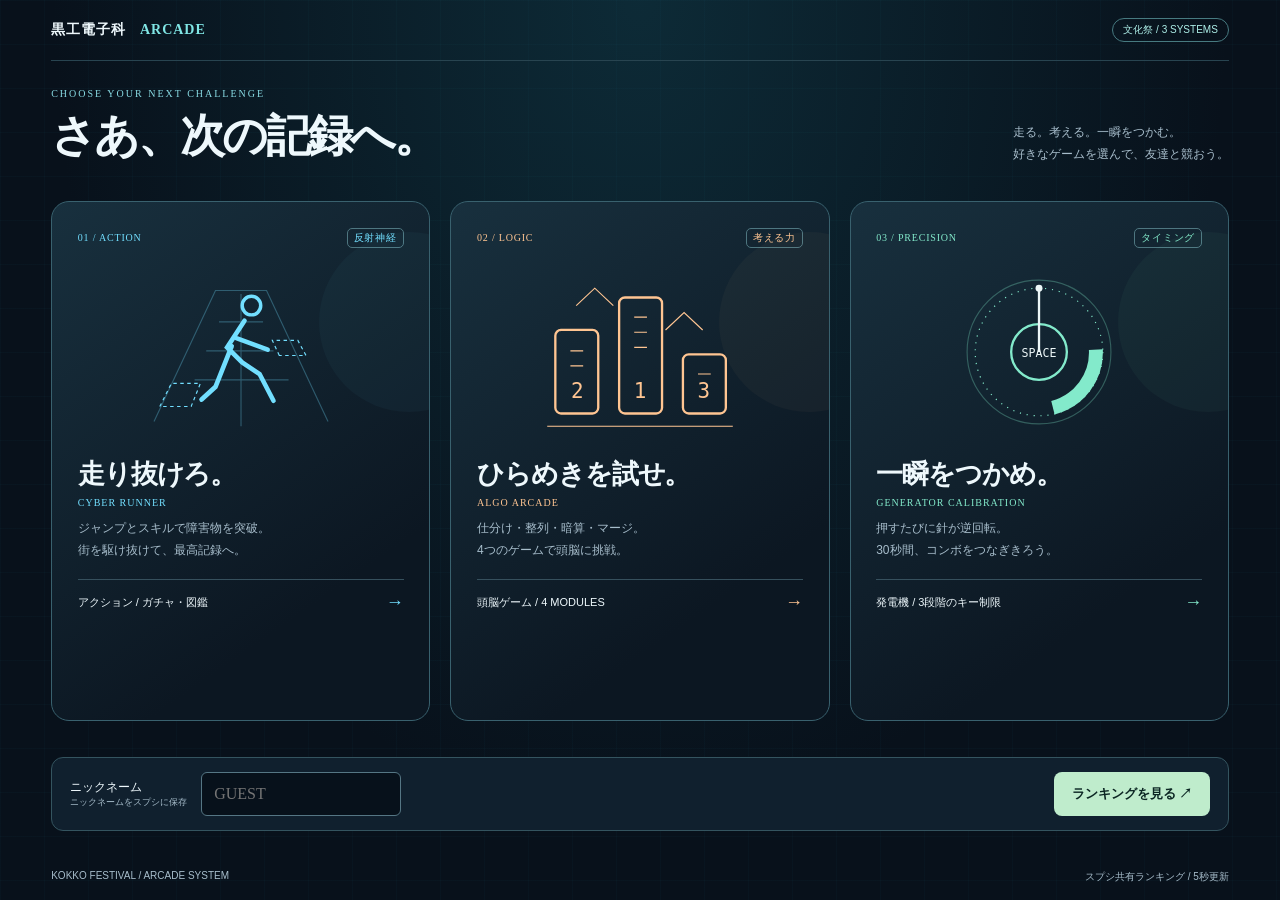
<file: index.html>
<!doctype html><html lang="ja"><head><meta charset="utf-8"><meta name="viewport" content="width=device-width,initial-scale=1"><meta name="theme-color" content="#09121c"><title>黒工電子科 ARCADE｜ゲーム選択</title><script src="shared/arcade.js" defer></script><style>
:root{--bg:#08111b;--white:#eef8fc;--muted:#a7bdcb;--line:#284450}*{box-sizing:border-box}body{margin:0;background:radial-gradient(ellipse at 50% 0,#12445280,transparent 65%),var(--bg);color:var(--white);font-family:Meiryo,"Yu Gothic",sans-serif;min-height:100dvh;height:100dvh;display:grid;grid-template-rows:auto 1fr auto;padding:0 clamp(18px,4vw,72px);overflow:hidden}body::before{content:"";position:fixed;inset:0;pointer-events:none;background:linear-gradient(#42c3dc07 1px,transparent 1px),linear-gradient(90deg,#42c3dc07 1px,transparent 1px);background-size:44px 44px}header,main,footer{position:relative;max-width:1380px;width:100%;margin:auto}header{display:flex;align-items:center;justify-content:space-between;padding:18px 0;border-bottom:1px solid var(--line);gap:12px}.brand{font-size:14px;font-weight:900;letter-spacing:.07em}.brand b{color:#80e6e5;font-family:Consolas;margin-left:9px}.event{border:1px solid #477a80;border-radius:99px;font-size:10px;padding:4px 10px;color:#adeee7}main{display:grid;grid-template-rows:auto 1fr auto;gap:clamp(16px,3vh,30px);min-height:0;height:100%;padding:clamp(16px,3vh,32px) 0}.hero{display:flex;align-items:end;justify-content:space-between;gap:18px}.eyebrow{color:#89dce5;font-family:Consolas;font-size:10px;letter-spacing:.2em;margin:0 0 6px}h1{font-size:clamp(28px,3.5vw,50px);line-height:1.35;letter-spacing:-.06em;margin:0}.hero p:last-child{font-size:12px;color:var(--muted);line-height:1.8;margin:0}.selector{align-items:center;display:grid;grid-template-columns:repeat(3,minmax(0,1fr));gap:20px;min-height:0}.card{height:100%;max-height:520px;--accent:#72dfff;position:relative;text-decoration:none;color:inherit;display:flex;flex-direction:column;min-width:0;min-height:0;overflow:hidden;padding:clamp(18px,2vw,30px);border:1px solid #39616e;border-radius:18px;background:linear-gradient(145deg,#18303e,#0c1722 75%);transition:border-color .2s,background .2s,transform .2s}.card:nth-child(2){--accent:#ffc592}.card:nth-child(3){--accent:#83eacb}.card::after{content:"";position:absolute;width:180px;height:180px;border-radius:50%;background:var(--accent);opacity:.035;right:-70px;top:30px;pointer-events:none}.card:hover{border-color:var(--accent);background:linear-gradient(145deg,#213f4b,#101f2b 75%);transform:translateY(-3px)}.card:focus-visible,button:focus-visible,input:focus-visible{outline:3px solid #ffe19a;outline-offset:3px}.card-top{display:flex;justify-content:space-between;align-items:center;gap:8px;color:var(--accent);font:10px Consolas;letter-spacing:.08em}.card-top span:last-child{border:1px solid #4e7680;border-radius:5px;padding:2px 6px;white-space:nowrap}.art{flex:1;min-height:54px;max-height:190px;display:grid;place-items:center;margin:9px 0}.art svg{width:100%;height:100%;max-height:174px;stroke:var(--accent);fill:none}.card h2{font-size:clamp(24px,2.1vw,36px);margin:0;line-height:1.35;letter-spacing:-.04em}.english{font:10px Consolas;color:var(--accent);letter-spacing:.1em;margin:5px 0 10px}.desc{color:var(--muted);font-size:12px;line-height:1.8;margin:0;min-height:43px}.card-foot{display:flex;justify-content:space-between;align-items:center;margin-top:clamp(12px,2vh,24px);padding-top:12px;border-top:1px solid #36505d;font-size:11px}.card-foot b{font-size:18px;color:var(--accent)}.tools{display:flex;align-items:center;justify-content:space-between;border:1px solid #34545f;border-radius:12px;padding:14px 18px;background:#10202e;gap:18px}.profile{display:flex;gap:14px;align-items:center;min-width:0}.profile label{font-size:12px;white-space:nowrap}.profile small{display:block;font-size:9px;color:var(--muted)}.profile input{background:#07111b;border:1px solid #557684;border-radius:6px;color:white;height:44px;width:200px;font:16px Meiryo;padding:8px 12px;min-width:0}.rank-button{font:700 13px Meiryo;color:#0c2623;background:#bfeccc;border:0;border-radius:8px;padding:12px 18px;min-height:44px;cursor:pointer;white-space:nowrap}footer{display:flex;justify-content:space-between;gap:12px;padding:12px 0 16px;font-size:10px;color:var(--muted)}.dial-hand{transform-origin:100px 75px;animation:rotatehand 5s ease-in-out infinite alternate}@keyframes rotatehand{from{transform:rotate(-80deg)}to{transform:rotate(80deg)}}
@media(max-width:740px){body{padding:0 14px}header{padding:11px 0}.brand{font-size:11px}.event{font-size:8px;padding:3px 7px}main{gap:12px;padding:14px 0}.hero{display:block}.eyebrow{font-size:8px;letter-spacing:.12em}h1{font-size:27px}.hero p:last-child{font-size:10px;margin-top:4px}.selector{grid-template-columns:1fr;gap:10px}.card{display:grid;grid-template-columns:70px 1fr;grid-template-rows:auto 1fr auto;padding:12px 14px;column-gap:14px;border-radius:12px}.card-top{grid-column:2;font-size:8px;letter-spacing:0}.card-top span:last-child{display:none}.art{grid-column:1;grid-row:1 / 4;height:70px;min-height:0;max-height:none;margin:0;align-self:center}.card h2{grid-column:2;font-size:21px;margin-top:3px;align-self:end}.english{grid-column:2;font-size:8px;margin:1px 0 0}.desc{display:none}.card-foot{position:absolute;right:15px;bottom:12px;border:0;margin:0;padding:0}.card-foot span{display:none}.card-foot b{font-size:19px}.tools{padding:11px 12px;gap:12px}.profile{display:block;flex:1}.profile label{display:block;font-size:10px;margin-bottom:4px}.profile small{display:none}.profile input{width:100%;height:40px;font-size:16px}.rank-button{font-size:11px;min-height:44px;padding:10px 12px}footer{font-size:8px;padding:8px 0 12px}.hero p:last-child br{display:none}}
@media(max-height:720px) and (min-width:741px){header{padding:12px 0}main{padding:14px 0;gap:14px}h1{font-size:34px}.art{max-height:110px}.card{padding:18px}.card h2{font-size:27px}.tools{padding:10px 14px}.desc{font-size:11px}.card-foot{margin-top:10px;padding-top:10px}footer{padding:8px 0}}
@media(max-width:740px) and (max-height:620px){.hero p:last-child{display:none}.hero h1{font-size:23px}main{gap:9px;padding:9px 0}.card{padding:9px 12px}.art{height:55px}.card h2{font-size:19px}.tools{padding:8px 10px}.profile label{margin:0}footer{padding:5px 0;font-size:7px}}
@media(max-width:740px) and (max-height:420px){.hero,.event,.art,.english,footer{display:none}.selector{grid-template-columns:repeat(3,1fr);gap:8px}.card{display:flex;padding:12px;justify-content:center}.card h2{font-size:18px;margin-top:9px}.card-top{font-size:8px}.card-foot{right:10px;bottom:8px}.tools{padding:8px}.profile{display:flex;align-items:center;gap:10px}.profile label{margin:0}.profile input{width:180px}.brand{font-size:12px}}
@media(prefers-reduced-motion:reduce){*{animation:none!important;transition:none!important}}
</style></head><body><header><span class="brand">黒工電子科 <b>ARCADE</b></span><span class="event">文化祭 / 3 SYSTEMS</span></header><main><section class="hero"><div><p class="eyebrow">CHOOSE YOUR NEXT CHALLENGE</p><h1>さあ、次の記録へ。</h1></div><p>走る。考える。一瞬をつかむ。<br>好きなゲームを選んで、友達と競おう。</p></section><nav class="selector" aria-label="ゲーム選択">
<a class="card c-runner" href="cyberrunner/index.html"><div class="card-top"><span>01 / ACTION</span><span>反射神経</span></div><div class="art" aria-hidden="true"><svg viewBox="0 0 200 150"><path d="M25 135L78 22H122L175 135M100 25V139M60 99H141M70 74H128M81 49H119" opacity=".3"/><circle cx="109" cy="35" r="8" stroke-width="3"/><path d="M103 48L88 71L101 84L116 94L128 117M92 70L78 105L66 116M96 63L123 73" stroke-width="4" stroke-linecap="round"/><path d="M30 122L40 102H65L57 122ZM133 78L127 65H149L156 78Z" stroke-dasharray="3 3"/></svg></div><h2>走り抜けろ。</h2><p class="english">CYBER RUNNER</p><p class="desc">ジャンプとスキルで障害物を突破。<br>街を駆け抜けて、最高記録へ。</p><div class="card-foot"><span>アクション / ガチャ・図鑑</span><b>→</b></div></a>
<a class="card c-algo" href="algo-arcade/game.html"><div class="card-top"><span>02 / LOGIC</span><span>考える力</span></div><div class="art" aria-hidden="true"><svg viewBox="0 0 200 150"><rect x="27" y="56" width="37" height="72" rx="5" stroke-width="2"/><rect x="82" y="28" width="37" height="100" rx="5" stroke-width="2"/><rect x="137" y="77" width="37" height="51" rx="5" stroke-width="2"/><path d="M40 74H51M40 87H51M95 45H106M95 58H106M95 71H106M150 94H161M20 139H180M45 35L61 20L77 35M122 56L138 41L154 56"/><text x="46" y="115" text-anchor="middle" fill="#ffc592" stroke="none" font-family="monospace" font-size="18">2</text><text x="100" y="115" text-anchor="middle" fill="#ffc592" stroke="none" font-family="monospace" font-size="18">1</text><text x="155" y="115" text-anchor="middle" fill="#ffc592" stroke="none" font-family="monospace" font-size="18">3</text></svg></div><h2>ひらめきを試せ。</h2><p class="english">ALGO ARCADE</p><p class="desc">仕分け・整列・暗算・マージ。<br>4つのゲームで頭脳に挑戦。</p><div class="card-foot"><span>頭脳ゲーム / 4 MODULES</span><b>→</b></div></a>
<a class="card c-generator" href="target-rush/index.html"><div class="card-top"><span>03 / PRECISION</span><span>タイミング</span></div><div class="art" aria-hidden="true"><svg viewBox="0 0 200 150"><circle cx="100" cy="75" r="62" opacity=".3"/><circle cx="100" cy="75" r="55" stroke-dasharray="1 5"/><path d="M149 73A49 49 0 0 1 112 123" stroke-width="12"/><circle cx="100" cy="75" r="24" stroke-width="2"/><g class="dial-hand"><path d="M100 75V22" stroke="#edf7f8" stroke-width="2"/><circle cx="100" cy="20" r="3" fill="#edf7f8" stroke="none"/></g><text x="100" y="79" text-anchor="middle" fill="#edf7f8" stroke="none" font-family="monospace" font-size="10">SPACE</text></svg></div><h2>一瞬をつかめ。</h2><p class="english">GENERATOR CALIBRATION</p><p class="desc">押すたびに針が逆回転。<br>30秒間、コンボをつなぎきろう。</p><div class="card-foot"><span>発電機 / 3段階のキー制限</span><b>→</b></div></a>
</nav><section class="tools"><div class="profile"><label for="player">ニックネーム<small>ニックネームをスプシに保存</small></label><input id="player" maxlength="12" placeholder="GUEST" autocomplete="off"></div><button class="rank-button" data-arcade-rank="generator">ランキングを見る ↗</button></section></main><footer><span>KOKKO FESTIVAL / ARCADE SYSTEM</span><span>スプシ共有ランキング / 5秒更新</span></footer><script>document.addEventListener('DOMContentLoaded',()=>{const field=document.getElementById('player');field.value=ArcadeHub.profile()==='GUEST'?'':ArcadeHub.profile();const save=()=>ArcadeHub.setProfile(field.value);field.addEventListener('change',save);document.querySelectorAll('.card').forEach(card=>card.addEventListener('click',save));});</script></body></html>
</file>
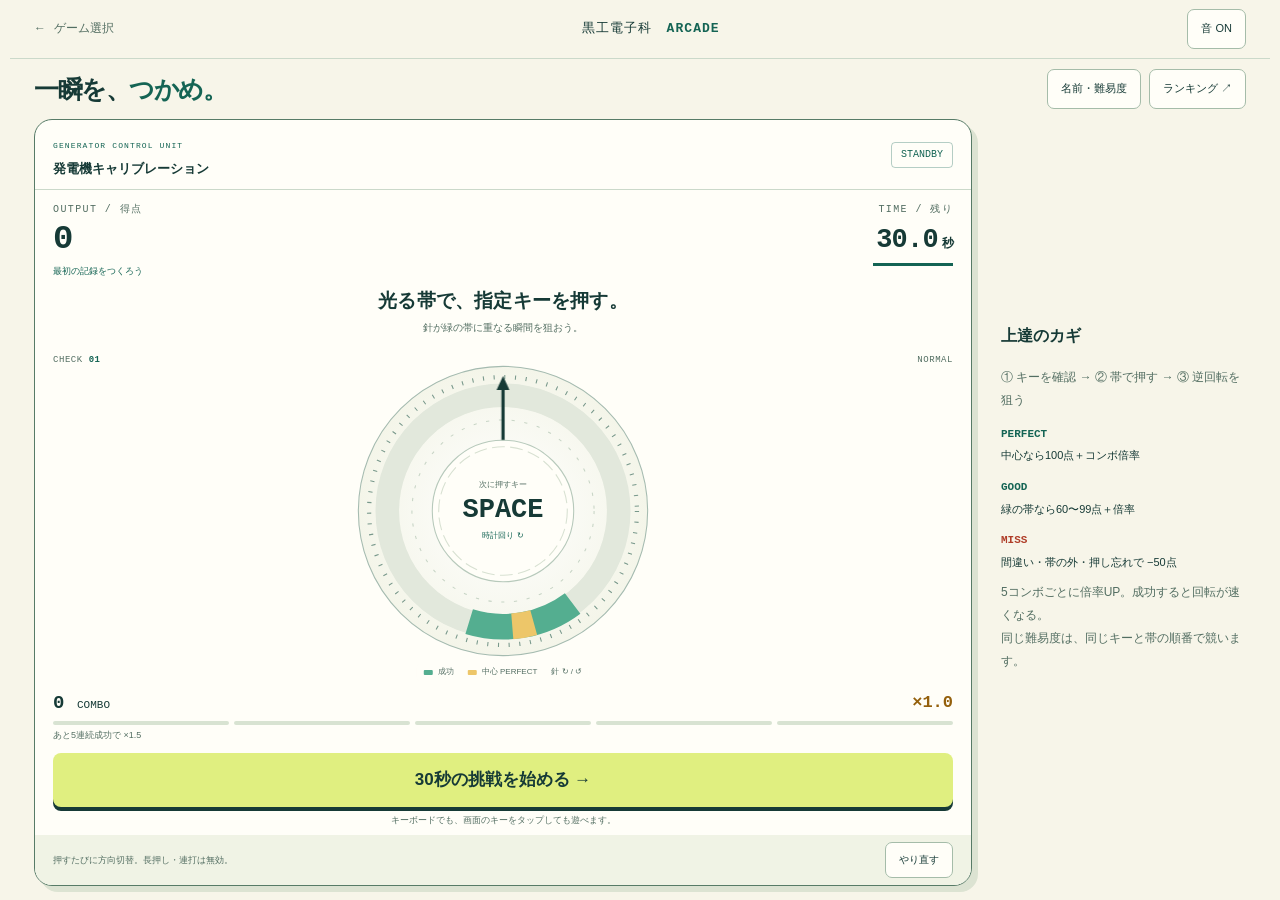
<file: target-rush/index.html>
<!doctype html>
<html lang="ja"><head><meta charset="utf-8"><meta name="viewport" content="width=device-width,initial-scale=1"><meta name="theme-color" content="#080e18"><title>発電機キャリブレーション｜黒工電子科 ARCADE</title><link rel="stylesheet" href="style.css"><script src="../shared/arcade.js" defer></script><script src="config.js" defer></script><script src="ranking.js" defer></script><script src="audio.js" defer></script><script src="game.js" defer></script><script src="screen.js" defer></script></head>
<body>
<header class="topbar"><a class="back" href="../index.html"><span aria-hidden="true">←</span> ゲーム選択</a><span class="brand">黒工電子科 <b>ARCADE</b></span><button class="utility" id="sound" aria-label="BGMと効果音の切替" aria-pressed="true">音 ON</button></header>
<main>
<section class="hero"><div><p class="eyebrow">SYSTEM 03 / PRECISION ENGINEERING</p><h1>一瞬を、<em>つかめ。</em></h1></div><p class="hero-copy">タイミング × 指定キー × コンボ。<br>押すたびに逆回転。30秒で自己ベストへ。</p><div class="screen-tools"><button id="open-setup" class="utility">名前・難易度</button><button id="generator-board" class="utility" data-arcade-rank="generator">ランキング ↗</button></div></section>
<div class="layout">
<section class="machine" id="machine" aria-label="発電機キャリブレーション">
<div class="machine-top"><div><span class="micro">GENERATOR CONTROL UNIT</span><h2>発電機キャリブレーション</h2></div><span class="status" id="status">STANDBY</span></div>
<div class="hud"><div><span class="micro">OUTPUT / 得点</span><strong id="score">0</strong><span id="best-hint" class="best-hint">最初の記録をつくろう</span></div><div class="time"><span class="micro">TIME / 残り</span><strong><span id="time">30.0</span><small>秒</small></strong><div class="time-track"><i id="time-fill"></i></div></div></div>
<div class="feedback" id="feedback" role="status" aria-live="polite" aria-atomic="true"><b id="feedback-title">光る帯で、指定キーを押す。</b><span id="feedback-sub">針が緑の帯に重なる瞬間を狙おう。</span></div>
<div class="instrument" id="instrument"><span class="corner corner-a">CHECK <b id="check-no">01</b></span><span class="corner corner-b" id="level-label">NORMAL</span><svg viewBox="0 0 280 280" class="dial" aria-hidden="true"><defs><radialGradient id="face"><stop stop-color="#ffffff"/><stop offset="1" stop-color="#f4f5e9"/></radialGradient></defs><circle cx="140" cy="140" r="135" fill="url(#face)" stroke="#a5bbb0"/><circle cx="140" cy="140" r="125" fill="none" stroke="#78988b" stroke-width="4" stroke-dasharray="1 9"/><circle cx="140" cy="140" r="108" fill="none" stroke="#e2e8dc" stroke-width="22"/><path id="zone" stroke="#54ae90" stroke-width="24" fill="none"/><path id="perfect-zone" stroke="#edc669" stroke-width="24" fill="none"/><circle cx="140" cy="140" r="85" fill="none" stroke="#c8d5c6" stroke-dasharray="3 9"/><g id="needle"><line x1="140" y1="140" x2="140" y2="25" stroke="#163a36" stroke-width="3" stroke-linecap="round"/><path d="M140 14L146 27L134 27Z" fill="#163a36"/></g><circle cx="140" cy="140" r="66" fill="#fffef8" stroke="#b7c9bb"/><circle cx="140" cy="140" r="60" fill="none" stroke="#d8e1d2" stroke-dasharray="12 5"/></svg><div class="dial-center"><span class="micro" id="key-label">次に押すキー</span><b id="required-key">SPACE</b><span id="dial-hint">緑の帯で押す</span></div><div id="particles" class="particles" aria-hidden="true"></div><div class="float-score" id="float-score" aria-hidden="true"></div><div class="legend"><span><i></i>成功</span><span><i></i>中心 PERFECT</span><span>針 ↻ / ↺</span></div></div>
<div class="result hidden" id="result"><div class="badge-title" id="result-title"></div><div class="result-stats"><div><span>成功 / 試行</span><b id="result-hits"></b></div><div><span>最大コンボ</span><b id="result-combo"></b></div><div><span>中心精度</span><b id="result-precision"></b></div></div><p id="result-tip"></p><button class="utility hidden" id="submit-score">みんなランキングに送信</button><p id="submit-status" role="status"></p></div>
<div class="combo-block"><div class="combo-line"><span><b id="combo">0</b> COMBO</span><b class="multiplier" id="multiplier">×1.0</b></div><div class="combo-meter" id="combo-meter"><i></i><i></i><i></i><i></i><i></i></div><p id="combo-hint">5連続成功で倍率UP。最大 ×3.0。</p></div>
<div class="controls"><button class="primary" id="action">30秒の挑戦を始める <span aria-hidden="true">→</span></button><div class="keypad hidden" id="keypad" aria-label="指定キーの操作ボタン"></div><p class="control-hint" id="control-hint">キーボードでも、画面のキーをタップしても遊べます。</p></div>
<div class="machine-bottom"><span id="session-note">1回の調整につき1入力。長押し・連打は無効。</span><button class="utility" id="reset">やり直す</button></div>
</section>
<aside class="sidebar">
<section class="panel setup"><div class="section-head"><h2>プレイヤー設定</h2><span class="micro">SETUP</span></div><label for="nickname">ニックネーム <span>本名は入れないでね</span></label><input id="nickname" maxlength="12" placeholder="GUEST" autocomplete="off"><div class="difficulty" id="difficulty"><button data-mode="easy" aria-pressed="false"><b>やさしい</b><span>SPACE固定・広い帯</span></button><button data-mode="normal" aria-pressed="true"><b>ふつう</b><span>SPACE / ← / →</span></button><button data-mode="expert" aria-pressed="false"><b>むずかしい</b><span>SPACE / ← / → / ↑</span></button></div><p class="mode-detail" id="mode-detail">指定キーが変わる。帯の中心を狙って倍率を守ろう。</p></section>
<section class="panel leaderboard"><div class="section-head"><h2>ランキング <span>TOP 10</span></h2><span class="rank-mode" id="rank-mode">ふつう</span></div><div class="rank-tabs"><button id="tab-local" aria-pressed="true">この筐体</button><button id="tab-global" aria-pressed="false">みんな</button></div><p id="rank-status" class="rank-status" role="status">名前・称号・スコアをこの端末に保存。</p><ol id="rank-list" class="rank-list"></ol></section>
<section class="rules"><h2>上達のカギ</h2><p>① キーを確認 → ② 帯で押す → ③ 逆回転を狙う</p><div><b>PERFECT</b><span>中心なら100点＋コンボ倍率</span></div><div><b>GOOD</b><span>緑の帯なら60〜99点＋倍率</span></div><div><b>MISS</b><span>間違い・帯の外・押し忘れで −50点</span></div><p>5コンボごとに倍率UP。成功すると回転が速くなる。<br>同じ難易度は、同じキーと帯の順番で競います。</p></section>
</aside>
</div><footer><span>黒工文化祭 / ARCADE SYSTEM v3.1</span><span>発電機の調整をモチーフにしたオリジナルゲーム</span></footer>
</main></body></html>
</file>
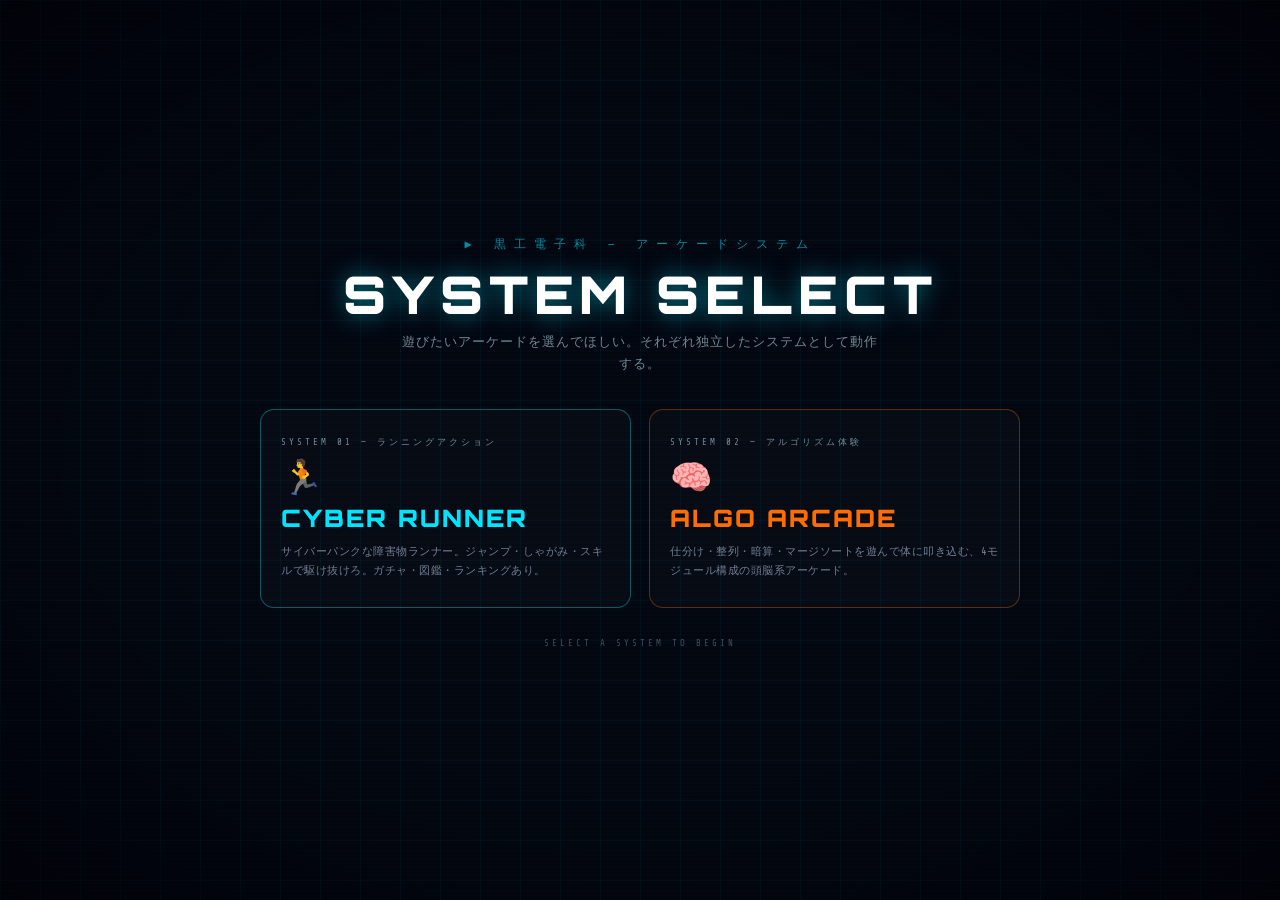
<file: 4/hub-index.html>
<!DOCTYPE html>
<html lang="ja">
<head>
<meta charset="UTF-8">
<meta name="viewport" content="width=device-width, initial-scale=1.0, maximum-scale=1.0, user-scalable=no">
<meta name="mobile-web-app-capable" content="yes">
<meta name="apple-mobile-web-app-capable" content="yes">
<meta name="apple-mobile-web-app-status-bar-style" content="black-translucent">
<title>黒工電子科 ARCADE — システム選択</title>
<style>
  @import url('https://fonts.googleapis.com/css2?family=Orbitron:wght@400;700;900&family=Share+Tech+Mono&display=swap');

  :root{
    --bg:#030812; --grid:rgba(0,229,255,0.05); --text:#c8f0ff;
    --cyan:#00e5ff; --gold:#ffd700; --orange:#ff6d00; --purple:#9d4edd;
  }
  *{margin:0;padding:0;box-sizing:border-box;-webkit-tap-highlight-color:transparent;}
  html{height:100%;}
  body{
    background:var(--bg);color:var(--text);font-family:'Orbitron',monospace;
    min-height:100vh;min-height:100dvh;position:relative;overflow-x:hidden;
    display:flex;flex-direction:column;align-items:center;justify-content:center;
    padding:32px 20px 48px;
  }
  body::before{
    content:'';position:fixed;inset:0;pointer-events:none;z-index:0;
    background-image:
      linear-gradient(var(--grid) 1px,transparent 1px),
      linear-gradient(90deg,var(--grid) 1px,transparent 1px);
    background-size:40px 40px;animation:gridScroll 8s linear infinite;
  }
  @keyframes gridScroll{0%{transform:translateY(0);}100%{transform:translateY(40px);}}
  body::after{
    content:'';position:fixed;inset:0;pointer-events:none;z-index:1;
    background:repeating-linear-gradient(0deg,transparent,transparent 2px,rgba(0,0,0,.15) 2px,rgba(0,0,0,.15) 4px);
  }
  #vignette{position:fixed;inset:0;z-index:2;pointer-events:none;
    background:radial-gradient(ellipse at center,transparent 55%,rgba(0,0,4,.6) 100%);}

  .eyebrow{position:relative;z-index:3;font-family:'Share Tech Mono',monospace;font-size:clamp(10px,2.6vw,12px);
    letter-spacing:8px;color:rgba(0,229,255,.6);margin-bottom:12px;text-align:center;}
  .hub-title{position:relative;z-index:3;font-size:clamp(30px,9vw,52px);font-weight:900;letter-spacing:6px;
    color:#fff;text-align:center;line-height:1.15;text-shadow:0 0 24px rgba(0,229,255,.5);margin-bottom:6px;}
  .hub-sub{position:relative;z-index:3;font-family:'Share Tech Mono',monospace;font-size:clamp(11px,2.8vw,13px);
    color:rgba(200,240,255,.55);text-align:center;max-width:480px;margin-bottom:34px;letter-spacing:1px;line-height:1.7;}

  .hub-selector{position:relative;z-index:3;display:grid;grid-template-columns:1fr;gap:18px;
    width:100%;max-width:420px;}
  @media(min-width:640px){.hub-selector{grid-template-columns:1fr 1fr;max-width:760px;}}

  .hub-card{position:relative;border-radius:14px;padding:26px 20px;cursor:pointer;
    background:rgba(255,255,255,.02);border:1.5px solid var(--card-border);
    box-shadow:0 0 0 rgba(0,0,0,0);transition:transform .18s,box-shadow .18s,background .18s;
    display:flex;flex-direction:column;gap:10px;text-decoration:none;color:inherit;
    min-height:190px;}
  .hub-card:active{transform:scale(.96);}
  @media(hover:hover){
    .hub-card:hover{background:var(--card-glow);box-shadow:0 0 32px var(--card-shadow);transform:translateY(-2px);}
  }
  .hub-card.c-runner{--card-border:rgba(0,243,255,.35);--card-glow:rgba(0,243,255,.08);--card-shadow:rgba(0,243,255,.35);}
  .hub-card.c-algo{--card-border:rgba(255,109,0,.35);--card-glow:rgba(255,109,0,.08);--card-shadow:rgba(255,109,0,.35);}

  .hub-card-tag{font-family:'Share Tech Mono',monospace;font-size:9px;letter-spacing:3px;opacity:.55;}
  .hub-card-icon{font-size:34px;line-height:1;}
  .hub-card-name{font-size:clamp(18px,4.6vw,24px);font-weight:900;letter-spacing:2px;line-height:1.25;}
  .c-runner .hub-card-name{color:var(--cyan);}
  .c-algo .hub-card-name{color:var(--orange);}
  .hub-card-desc{font-family:'Share Tech Mono',monospace;font-size:11px;letter-spacing:.5px;
    color:rgba(200,220,255,.55);line-height:1.7;margin-top:auto;}

  .hub-footer{position:relative;z-index:3;margin-top:30px;font-family:'Share Tech Mono',monospace;
    font-size:9px;letter-spacing:3px;color:rgba(200,240,255,.3);text-align:center;}
</style>
</head>
<body>
<div id="vignette"></div>
<div class="eyebrow">▶ 黒工電子科 — アーケードシステム</div>
<div class="hub-title">SYSTEM SELECT</div>
<div class="hub-sub">遊びたいアーケードを選んでほしい。それぞれ独立したシステムとして動作する。</div>

<div class="hub-selector">
  <a class="hub-card c-runner" href="cyberrunner/index.html">
    <div class="hub-card-tag">SYSTEM 01 — ランニングアクション</div>
    <div class="hub-card-icon">🏃</div>
    <div class="hub-card-name">CYBER RUNNER</div>
    <div class="hub-card-desc">サイバーパンクな障害物ランナー。ジャンプ・しゃがみ・スキルで駆け抜けろ。ガチャ・図鑑・ランキングあり。</div>
  </a>

  <a class="hub-card c-algo" href="algo-arcade/game.html">
    <div class="hub-card-tag">SYSTEM 02 — アルゴリズム体験</div>
    <div class="hub-card-icon">🧠</div>
    <div class="hub-card-name">ALGO ARCADE</div>
    <div class="hub-card-desc">仕分け・整列・暗算・マージソートを遊んで体に叩き込む、4モジュール構成の頭脳系アーケード。</div>
  </a>
</div>

<div class="hub-footer">SELECT A SYSTEM TO BEGIN</div>
</body>
</html>
</file>
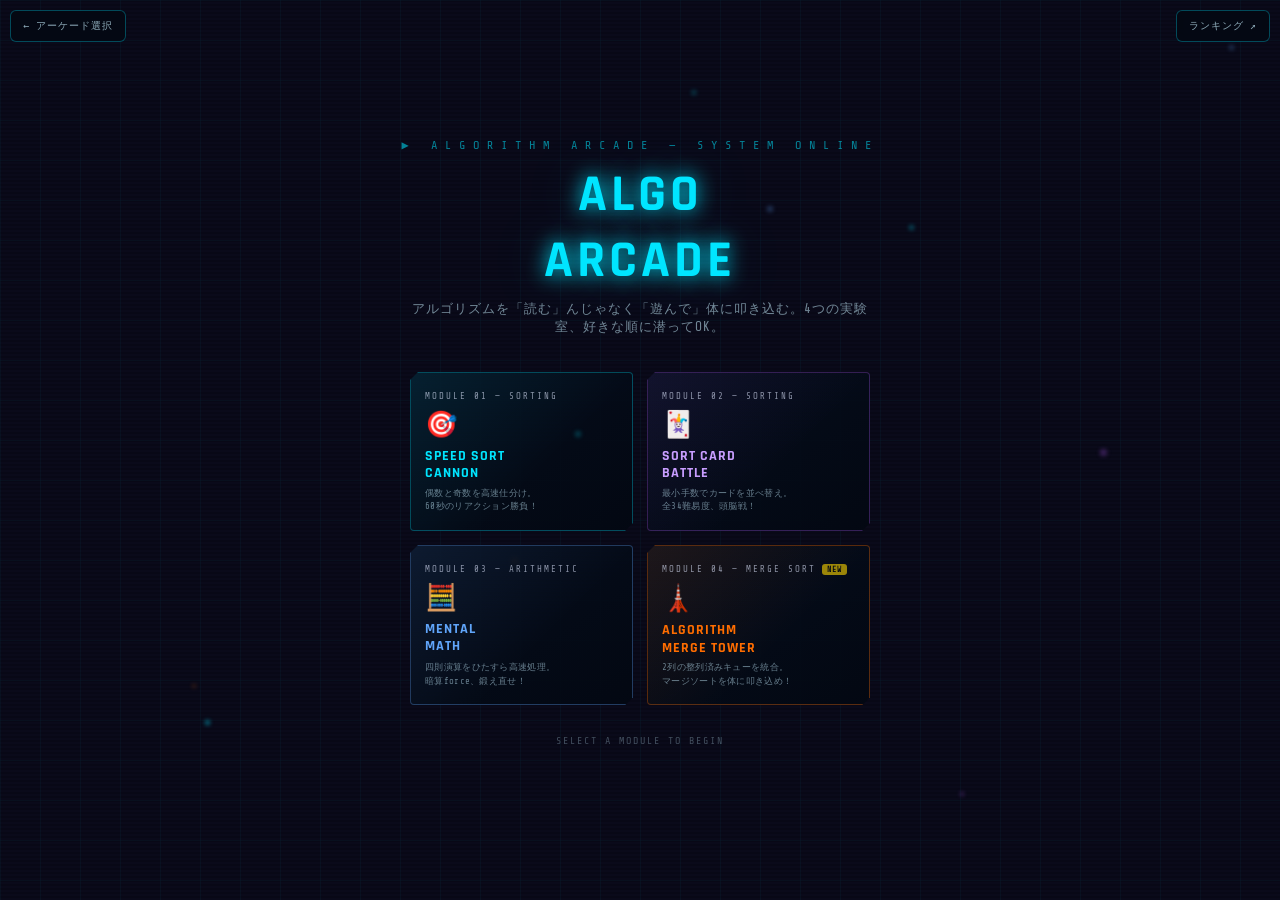
<file: algo-arcade/game.html>
<!DOCTYPE html>
<html lang="ja">
<head>
<meta charset="UTF-8">
<meta name="viewport" content="width=device-width, initial-scale=1.0, maximum-scale=1.0, user-scalable=no">
<meta name="mobile-web-app-capable" content="yes">
<meta name="apple-mobile-web-app-capable" content="yes">
<meta name="apple-mobile-web-app-status-bar-style" content="black-translucent">
<title>ALGO ARCADE — アルゴリズム体験アーケード</title>
<style>
  @import url('https://fonts.googleapis.com/css2?family=Orbitron:wght@400;700;900&family=Share+Tech+Mono&family=Cinzel+Decorative:wght@700&family=Rajdhani:wght@400;600;700&display=swap');

  /* ════════════════════════════════════════════════
     共通トークン（ROOT MENU と各モジュールが共有）
     既存2ゲームのテーマカラーをそのまま正としている。
     ════════════════════════════════════════════════ */
  :root {
    --bg: #030812;
    --panel: #060f1e;
    --accent-cyan: #00e5ff;
    --accent-orange: #ff6d00;
    --accent-green: #39ff14;
    --accent-red: #ff1744;
    --accent-purple: #9d4edd;
    --grid: rgba(0,229,255,0.04);
    --text: #c8f0ff;
    --combo1: #00e5ff;
    --combo2: #ff6d00;
    --combo3: #ffea00;
    --combo4: #ff00e5;
  }

  * { margin: 0; padding: 0; box-sizing: border-box; -webkit-tap-highlight-color: transparent; }

  html { height: 100%; }

  body {
    background: var(--bg);
    color: var(--text);
    font-family: 'Orbitron', monospace;
    min-height: 100vh;
    position: relative;
    overflow-x: hidden;
  }

  /* Animated grid background（ROOT MENU 用。常時表示） */
  body::before {
    content: '';
    position: fixed;
    inset: 0;
    background-image:
      linear-gradient(var(--grid) 1px, transparent 1px),
      linear-gradient(90deg, var(--grid) 1px, transparent 1px);
    background-size: 40px 40px;
    animation: rootGridScroll 8s linear infinite;
    pointer-events: none;
    z-index: 0;
  }

  @keyframes rootGridScroll {
    0% { transform: translateY(0); }
    100% { transform: translateY(40px); }
  }

  /* Scan line overlay */
  body::after {
    content: '';
    position: fixed;
    inset: 0;
    background: repeating-linear-gradient(
      0deg, transparent, transparent 2px,
      rgba(0,0,0,0.15) 2px, rgba(0,0,0,0.15) 4px
    );
    pointer-events: none;
    z-index: 1;
  }

  /* ════════════════════════════════════════════════
     ROOT MENU
     ════════════════════════════════════════════════ */
  #root-menu {
    position: relative;
    z-index: 2;
    min-height: 100vh;
    display: flex;
    flex-direction: column;
    align-items: center;
    justify-content: center;
    padding: 32px 20px 48px;
  }

  .root-eyebrow {
    font-family: 'Share Tech Mono', monospace;
    font-size: clamp(10px, 2.6vw, 12px);
    letter-spacing: 8px;
    color: rgba(0,229,255,0.55);
    margin-bottom: 10px;
    text-align: center;
  }

  .root-title {
    font-size: clamp(30px, 8vw, 52px);
    font-weight: 900;
    letter-spacing: 4px;
    text-align: center;
    color: var(--accent-cyan);
    text-shadow: 0 0 20px var(--accent-cyan), 0 0 60px rgba(0,229,255,0.3);
    animation: rootLogoGlow 2.4s ease-in-out infinite;
    margin-bottom: 6px;
  }

  @keyframes rootLogoGlow {
    0%, 100% { text-shadow: 0 0 20px var(--accent-cyan), 0 0 60px rgba(0,229,255,0.3); }
    50% { text-shadow: 0 0 32px var(--accent-cyan), 0 0 90px rgba(0,229,255,0.5); }
  }
  /* タイトルの起動演出: 奥から組み上がる */
  .root-eyebrow{ animation: introDrop .5s cubic-bezier(.25,1,.35,1) both; }
  .root-title  { animation: introDrop .6s .08s cubic-bezier(.25,1,.35,1) both, rootLogoGlow 2.4s .7s ease-in-out infinite; }
  .root-sub    { animation: introDrop .6s .18s cubic-bezier(.25,1,.35,1) both; }
  .sys-selector .sys-card{ animation: introDrop .55s cubic-bezier(.25,1,.35,1) both; }
  .sys-selector .sys-card:nth-child(1){ animation-delay:.26s }
  .sys-selector .sys-card:nth-child(2){ animation-delay:.34s }
  .sys-selector .sys-card:nth-child(3){ animation-delay:.42s }
  .sys-selector .sys-card:nth-child(4){ animation-delay:.5s }
  @keyframes introDrop{
    from{ opacity:0; transform:translateY(18px) scale(.97); }
    to  { opacity:1; transform:translateY(0) scale(1); }
  }
  /* 背景アンビエント: ゆっくり漂う光の粒(疑似要素のみ・DOM追加なし) */
  #root-menu::before,#root-menu::after{
    content:'';position:fixed;border-radius:50%;pointer-events:none;z-index:0;
    filter:blur(2px);
  }
  #root-menu::before{
    width:5px;height:5px;background:rgba(0,229,255,.5);
    left:16%;top:80%;
    box-shadow: 24vw -18vh 0 1px rgba(255,109,0,.3), 55vw -55vh 0 0 rgba(0,229,255,.35),
                70vw -30vh 0 1px rgba(157,78,221,.35), 38vw -70vh 0 0 rgba(0,229,255,.25),
                80vw -75vh 0 0 rgba(96,165,250,.3);
    animation: ambientDrift 16s ease-in-out infinite alternate;
  }
  #root-menu::after{
    width:4px;height:4px;background:rgba(157,78,221,.4);
    left:75%;top:88%;
    box-shadow: -30vw -40vh 0 1px rgba(0,229,255,.25), -60vw -12vh 0 0 rgba(255,109,0,.25),
                -15vw -65vh 0 1px rgba(96,165,250,.3);
    animation: ambientDrift 20s 2s ease-in-out infinite alternate-reverse;
  }
  @keyframes ambientDrift{
    from{ transform:translate3d(0,0,0); opacity:.7; }
    50% { opacity:1; }
    to  { transform:translate3d(3vw,-6vh,0); opacity:.6; }
  }
  /* MODULE 03/04: 画面が切り替わるたび中身がふわっと登場(innerHTML再描画のたびに発火) */
  #module-math-inner > *, #module-merge-inner > *{
    animation: introDrop .35s ease both;
  }
  @media (prefers-reduced-motion: reduce){
    .root-eyebrow,.root-title,.root-sub,.sys-selector .sys-card,
    #root-menu::before,#root-menu::after,
    #module-math-inner > *, #module-merge-inner > *{ animation:none !important; opacity:1; }
  }

  .root-sub {
    font-family: 'Share Tech Mono', monospace;
    font-size: clamp(11px, 2.8vw, 13px);
    color: rgba(200,240,255,0.55);
    text-align: center;
    letter-spacing: 1px;
    margin-bottom: 36px;
    max-width: 480px;
  }

  .sys-selector {
    width: 100%;
    max-width: 460px;
    display: grid;
    grid-template-columns: 1fr 1fr;
    gap: 14px;
  }

  .sys-card {
    position: relative;
    border-radius: 4px;
    padding: 18px 14px 16px;
    cursor: pointer;
    text-align: left;
    background: linear-gradient(145deg, rgba(6,15,30,0.9), rgba(3,8,18,0.95));
    border: 1.5px solid rgba(0,229,255,0.22);
    clip-path: polygon(0 8px, 8px 0, 100% 0, 100% calc(100% - 8px), calc(100% - 8px) 100%, 0 100%);
    transition: transform 0.18s, border-color 0.18s, box-shadow 0.18s;
    overflow: hidden;
    min-height: 132px;
    display: flex;
    flex-direction: column;
    justify-content: space-between;
  }

  .sys-card::before {
    content: '';
    position: absolute;
    inset: 0;
    background: linear-gradient(135deg, var(--card-glow, rgba(0,229,255,0.08)), transparent 60%);
    opacity: 0.7;
    pointer-events: none;
  }

  .sys-card:active { transform: scale(0.96); }

  @media (hover:hover) {
    .sys-card:hover {
      transform: translateY(-3px);
      box-shadow: 0 10px 28px var(--card-shadow, rgba(0,229,255,0.25));
      border-color: rgba(255,255,255,0.5);
    }
    .sys-card:hover .sys-card-icon { transform: scale(1.15) rotate(-4deg); }
  }
  .sys-card-icon { transition: transform .2s ease; }

  .sys-card.c-cannon { border-color: rgba(0,229,255,0.3); --card-glow: rgba(0,229,255,0.12); --card-shadow: rgba(0,229,255,0.3); }
  .sys-card.c-battle { border-color: rgba(157,78,221,0.32); --card-glow: rgba(157,78,221,0.12); --card-shadow: rgba(157,78,221,0.32); }
  .sys-card.c-math   { border-color: rgba(96,165,250,0.32); --card-glow: rgba(96,165,250,0.12); --card-shadow: rgba(96,165,250,0.32); }
  .sys-card.c-merge  { border-color: rgba(255,109,0,0.34);  --card-glow: rgba(255,109,0,0.14);  --card-shadow: rgba(255,109,0,0.34); }

  /* 改善6: 前回遊んだモジュールのハイライト */
  .sys-card.last-played { border-width: 2px; box-shadow: 0 0 0 1px rgba(255,255,255,.15), 0 8px 24px var(--card-shadow); }
  .sys-card.last-played::after {
    content: '前回プレイ'; position: absolute; top: 8px; right: 10px;
    font-family: 'Share Tech Mono', monospace; font-size: 8px; letter-spacing: 1px;
    color: rgba(255,255,255,.65); background: rgba(255,255,255,.08);
    border: 1px solid rgba(255,255,255,.25); border-radius: 3px; padding: 2px 6px;
  }
  /* 改善5: NEWバッジ(初見の目移りを支援) */
  .sys-card-tag { position: relative; }
  .new-badge {
    display: inline-block; margin-left: 6px; font-size: 8px; letter-spacing: 1px;
    color: #0a0c12; background: #ffd700; border-radius: 3px; padding: 1px 5px;
    font-weight: 900; vertical-align: middle;
    animation: newBadgePulse 1.6s ease-in-out infinite;
  }
  @keyframes newBadgePulse { 0%,100%{opacity:1;} 50%{opacity:.55;} }

  /* 改善8: 確認モーダル(ゲーム世界観に合わせたデザイン、ブラウザ標準confirmの代替) */
  #algo-confirm-modal { position: fixed; inset: 0; z-index: 500; display: none;
    align-items: center; justify-content: center; background: rgba(2,4,10,.8); backdrop-filter: blur(6px); }
  #algo-confirm-modal.show { display: flex; }
  .ac-box { background: linear-gradient(180deg, rgba(6,15,30,.96), rgba(3,8,18,.98));
    border: 1.5px solid rgba(0,229,255,.4); border-radius: 8px; padding: 22px 20px; max-width: 300px;
    text-align: center; box-shadow: 0 0 40px rgba(0,229,255,.15); }
  .ac-msg { font-family: 'Share Tech Mono', monospace; font-size: 12px; line-height: 1.8; color: #e0f7ff; margin-bottom: 16px; }
  .ac-row { display: flex; gap: 10px; justify-content: center; }
  .ac-row button { font-family: 'Share Tech Mono', monospace; font-size: 11px; letter-spacing: 1px;
    padding: 8px 16px; border-radius: 5px; cursor: pointer; }
  #ac-yes { background: rgba(255,68,102,.15); color: #ff6688; border: 2px solid rgba(255,68,102,.5); }
  #ac-no  { background: rgba(200,240,255,.08); color: #fff; border: 2px solid rgba(200,240,255,.3); }

  /* 改善10: 起動時のブートスクリーン(CYBER RUNNER側と統一感) */
  #algo-boot { position: fixed; inset: 0; z-index: 999; background: #05070d; display: flex;
    flex-direction: column; align-items: center; justify-content: center; gap: 16px;
    transition: opacity .4s ease; }
  #algo-boot.hid { opacity: 0; pointer-events: none; }
  .algo-boot-logo { font-family: 'Orbitron', monospace; font-size: clamp(18px,5vw,28px); font-weight: 900;
    letter-spacing: 4px; color: #00e5ff; text-shadow: 0 0 20px #00e5ff; }
  .algo-boot-bar-wrap { width: 160px; height: 3px; background: rgba(0,229,255,.12); border-radius: 2px; overflow: hidden; }
  .algo-boot-bar { height: 100%; width: 30%; background: linear-gradient(90deg,#00e5ff,#ff6d00); animation: algoBootSlide 1s ease-in-out infinite; }
  @keyframes algoBootSlide { 0%{transform:translateX(-100%);} 100%{transform:translateX(400%);} }

  .sys-card-tag {
    position: relative;
    z-index: 1;
    font-family: 'Share Tech Mono', monospace;
    font-size: 9px;
    letter-spacing: 2px;
    opacity: 0.6;
    margin-bottom: 8px;
  }

  .sys-card-icon {
    position: relative;
    z-index: 1;
    font-size: 26px;
    margin-bottom: 6px;
  }

  .sys-card-name {
    position: relative;
    z-index: 1;
    font-size: clamp(12px, 3.4vw, 14px);
    font-weight: 900;
    letter-spacing: 1px;
    line-height: 1.25;
    margin-bottom: 4px;
  }

  .sys-card-desc {
    position: relative;
    z-index: 1;
    font-family: 'Share Tech Mono', monospace;
    font-size: 9px;
    line-height: 1.5;
    color: rgba(200,240,255,0.5);
    letter-spacing: 0.3px;
  }

  .c-cannon .sys-card-name { color: var(--accent-cyan); }
  .c-battle .sys-card-name { color: #c89dff; }
  .c-math   .sys-card-name { color: #60a5fa; }
  .c-merge  .sys-card-name { color: var(--accent-orange); }

  .root-footer {
    margin-top: 30px;
    font-family: 'Share Tech Mono', monospace;
    font-size: 10px;
    letter-spacing: 2px;
    color: rgba(200,240,255,0.3);
    text-align: center;
  }

  /* ════════════════════════════════════════════════
     モジュールコンテナの共通切り替え制御
     ════════════════════════════════════════════════ */
  .module-container {
    display: none;
  }
  .module-container.active {
    display: block;
    animation: moduleFadeIn .3s ease;
  }
  @keyframes moduleFadeIn {
    from { opacity:0; transform:scale(.985); }
    to   { opacity:1; transform:scale(1); }
  }
  #root-menu { animation: moduleFadeIn .3s ease; }
  /* 改善9: キーボード操作時のフォーカス表示(マウス/タッチ時は出ない) */
  button:focus-visible, .sys-card:focus-visible, a:focus-visible {
    outline: 2px solid #00e5ff; outline-offset: 2px;
    box-shadow: 0 0 12px rgba(0,229,255,.6);
  }
  /* 改善2: 全ボタン共通の押し込みフィードバック(sys-cardは既存定義を活かす) */
  button, .exit-to-root-btn { transition: transform .1s ease, filter .1s ease; }
  button:active, .exit-to-root-btn:active { transform: scale(.94); filter: brightness(1.15); }

  /* モジュール内に共通の「メニューへ戻る」フローティングボタン */
  .exit-to-root-btn {
    position: fixed;
    top: 10px;
    left: 10px;
    z-index: 200;
    font-family: 'Share Tech Mono', monospace;
    font-size: 10px;
    letter-spacing: 1px;
    padding: 7px 12px;
    border-radius: 6px;
    background: rgba(3,8,18,0.75);
    border: 1px solid rgba(0,229,255,0.3);
    color: rgba(200,240,255,0.7);
    cursor: pointer;
    backdrop-filter: blur(4px);
    min-height: 32px;
  }
  .exit-to-root-btn:active { transform: scale(0.95); }
</style>
<script src="../shared/arcade.js"></script></head>
<body>

<div id="algo-boot">
  <div class="algo-boot-logo">ALGO ARCADE</div>
  <div class="algo-boot-bar-wrap"><div class="algo-boot-bar"></div></div>
</div>

<!-- ════════════════════════════════════════════════
     ROOT MENU
     ════════════════════════════════════════════════ -->
<div id="root-menu"><button class="exit-to-root-btn" style="left:auto;right:10px" data-arcade-rank="cannon" data-rank-mode="standard">ランキング ↗</button>
  <div class="root-eyebrow">▶ ALGORITHM ARCADE — SYSTEM ONLINE</div>
  <div class="root-title">ALGO<br>ARCADE</div>
  <div class="root-sub">アルゴリズムを「読む」んじゃなく「遊んで」体に叩き込む。4つの実験室、好きな順に潜ってOK。</div>

  <div class="sys-selector">
    <div class="sys-card c-cannon" onclick="launchSelectedModule('cannon')">
      <div>
        <div class="sys-card-tag">MODULE 01 — SORTING</div>
        <div class="sys-card-icon">🎯</div>
        <div class="sys-card-name">SPEED SORT<br>CANNON</div>
      </div>
      <div class="sys-card-desc">偶数と奇数を高速仕分け。<br>60秒のリアクション勝負！</div>
    </div>

    <div class="sys-card c-battle" onclick="launchSelectedModule('battle')">
      <div>
        <div class="sys-card-tag">MODULE 02 — SORTING</div>
        <div class="sys-card-icon">🃏</div>
        <div class="sys-card-name">SORT CARD<br>BATTLE</div>
      </div>
      <div class="sys-card-desc">最小手数でカードを並べ替え。<br>全34難易度、頭脳戦！</div>
    </div>

    <div class="sys-card c-math" onclick="launchSelectedModule('math')">
      <div>
        <div class="sys-card-tag">MODULE 03 — ARITHMETIC</div>
        <div class="sys-card-icon">🧮</div>
        <div class="sys-card-name">MENTAL<br>MATH</div>
      </div>
      <div class="sys-card-desc">四則演算をひたすら高速処理。<br>暗算force、鍛え直せ！</div>
    </div>

    <div class="sys-card c-merge" onclick="launchSelectedModule('merge')">
      <div>
        <div class="sys-card-tag">MODULE 04 — MERGE SORT<span class="new-badge">NEW</span></div>
        <div class="sys-card-icon">🗼</div>
        <div class="sys-card-name">ALGORITHM<br>MERGE TOWER</div>
      </div>
      <div class="sys-card-desc">2列の整列済みキューを統合。<br>マージソートを体に叩き込め！</div>
    </div>
  </div>

  <div class="root-footer">SELECT A MODULE TO BEGIN</div>
  <a href="../index.html" id="back-to-hub" class="exit-to-root-btn" style="
    text-decoration:none;display:flex;align-items:center;">← アーケード選択</a>
</div>

<!-- ────────────────────────────────────────────
     MODULE 01: SPEED SORT CANNON
     ──────────────────────────────────────────── -->
<div id="module-cannon" class="module-container">
<style>

  :root {
    --bg: #030812;
    --panel: #060f1e;
    --accent-cyan: #00e5ff;
    --accent-orange: #ff6d00;
    --accent-green: #39ff14;
    --accent-red: #ff1744;
    --grid: rgba(0,229,255,0.04);
    --text: #c8f0ff;
    --combo1: #00e5ff;
    --combo2: #ff6d00;
    --combo3: #ffea00;
    --combo4: #ff00e5;
  }

  * { margin: 0; padding: 0; box-sizing: border-box; }

  body {
    background: var(--bg);
    color: var(--text);
    font-family: 'Orbitron', monospace;
    min-height: 100vh;
    overflow-x: hidden;
    position: relative;
  }

  /* Animated grid background */
  body::before {
    content: '';
    position: fixed;
    inset: 0;
    background-image:
      linear-gradient(var(--grid) 1px, transparent 1px),
      linear-gradient(90deg, var(--grid) 1px, transparent 1px);
    background-size: 40px 40px;
    animation: gridScroll 8s linear infinite;
    pointer-events: none;
    z-index: 0;
  }

  @keyframes gridScroll {
    0% { transform: translateY(0); }
    100% { transform: translateY(40px); }
  }

  /* Scan line overlay */
  body::after {
    content: '';
    position: fixed;
    inset: 0;
    background: repeating-linear-gradient(
      0deg,
      transparent,
      transparent 2px,
      rgba(0,0,0,0.15) 2px,
      rgba(0,0,0,0.15) 4px
    );
    pointer-events: none;
    z-index: 1;
  }

  #cannon-app {
    position: relative;
    z-index: 2;
    width: 100vw;
    height: 100vh;
    display: flex;
    flex-direction: column;
    align-items: center;
    justify-content: center;
  }

  /* ===== HUD BAR ===== */
  #cannon-hud {
    position: fixed;
    top: 0;
    left: 0;
    right: 0;
    display: flex;
    justify-content: space-between;
    align-items: center;
    padding: 12px 24px;
    background: linear-gradient(180deg, rgba(6,15,30,0.95) 0%, transparent 100%);
    border-bottom: 1px solid rgba(0,229,255,0.2);
    z-index: 10;
  }

  .cannon-hud-block {
    display: flex;
    flex-direction: column;
    align-items: center;
    gap: 2px;
  }

  .cannon-hud-label {
    font-family: 'Share Tech Mono', monospace;
    font-size: 10px;
    letter-spacing: 3px;
    color: rgba(0,229,255,0.5);
    text-transform: uppercase;
  }

  .cannon-hud-value {
    font-size: 28px;
    font-weight: 900;
    color: var(--accent-cyan);
    text-shadow: 0 0 20px var(--accent-cyan);
    font-variant-numeric: tabular-nums;
    transition: transform 0.1s, color 0.1s;
  }

  #cannon-hud-score .cannon-hud-value { color: var(--accent-orange); text-shadow: 0 0 20px var(--accent-orange); }

  /* Timer bar */
  #cannon-timer-bar-wrap {
    flex: 1;
    max-width: 300px;
    margin: 0 20px;
    display: flex;
    flex-direction: column;
    align-items: center;
    gap: 6px;
  }

  #cannon-timer-bar-bg {
    width: 100%;
    height: 6px;
    background: rgba(0,229,255,0.1);
    border-radius: 3px;
    overflow: hidden;
    border: 1px solid rgba(0,229,255,0.2);
  }

  #cannon-timer-bar {
    height: 100%;
    width: 100%;
    background: linear-gradient(90deg, var(--accent-cyan), #007bff);
    border-radius: 3px;
    transition: width 0.1s linear, background 0.5s;
    box-shadow: 0 0 8px var(--accent-cyan);
  }

  /* ===== COMBO DISPLAY ===== */
  #cannon-combo-display {
    position: fixed;
    top: 80px;
    left: 50%;
    transform: translateX(-50%);
    text-align: center;
    z-index: 10;
    pointer-events: none;
    opacity: 0;
    transition: opacity 0.3s;
  }

  #cannon-combo-display.active { opacity: 1; }

  #cannon-combo-text {
    font-size: 14px;
    letter-spacing: 6px;
    font-family: 'Share Tech Mono', monospace;
    color: var(--accent-cyan);
  }

  #cannon-combo-num {
    font-size: 48px;
    font-weight: 900;
    line-height: 1;
    transition: color 0.3s, text-shadow 0.3s;
  }

  /* ===== FACTORY CONVEYOR ===== */
  #cannon-factory {
    display: flex;
    align-items: center;
    justify-content: center;
    width: 100%;
    max-width: 800px;
    position: relative;
    gap: 0;
  }

  /* Conveyor belt */
  #cannon-belt-area {
    position: relative;
    width: 300px;
    height: 300px;
    display: flex;
    align-items: center;
    justify-content: center;
  }

  /* Belt rings */
  .belt-ring {
    position: absolute;
    border-radius: 50%;
    border: 1px solid rgba(0,229,255,0.08);
    animation: ringPulse 3s ease-in-out infinite;
  }

  .belt-ring:nth-child(1) { width: 260px; height: 260px; animation-delay: 0s; }
  .belt-ring:nth-child(2) { width: 220px; height: 220px; animation-delay: 0.5s; }
  .belt-ring:nth-child(3) { width: 180px; height: 180px; animation-delay: 1s; }

  @keyframes ringPulse {
    0%, 100% { border-color: rgba(0,229,255,0.08); }
    50% { border-color: rgba(0,229,255,0.25); }
  }

  /* Number display */
  #cannon-number-pod {
    position: relative;
    width: 160px;
    height: 160px;
    display: flex;
    align-items: center;
    justify-content: center;
    z-index: 5;
  }

  #cannon-number-pod::before {
    content: '';
    position: absolute;
    inset: 0;
    background: linear-gradient(135deg, rgba(0,229,255,0.08), rgba(0,229,255,0.02));
    border: 1px solid rgba(0,229,255,0.3);
    clip-path: polygon(10% 0%, 90% 0%, 100% 10%, 100% 90%, 90% 100%, 10% 100%, 0% 90%, 0% 10%);
    box-shadow: inset 0 0 40px rgba(0,229,255,0.05), 0 0 30px rgba(0,229,255,0.15);
    transition: border-color 0.3s, box-shadow 0.3s;
  }

  #cannon-number-display {
    font-size: 96px;
    font-weight: 900;
    color: #fff;
    text-shadow:
      0 0 20px var(--accent-cyan),
      0 0 60px rgba(0,229,255,0.4);
    transition: color 0.3s, text-shadow 0.3s;
    position: relative;
    z-index: 2;
    letter-spacing: -4px;
  }

  /* ===== BUTTONS ===== */
  .sort-btn-wrap {
    display: flex;
    flex-direction: column;
    align-items: center;
    gap: 8px;
    flex: 1;
  }

  .sort-btn {
    width: 140px;
    height: 140px;
    border: none;
    cursor: pointer;
    clip-path: polygon(15% 0%, 85% 0%, 100% 15%, 100% 85%, 85% 100%, 15% 100%, 0% 85%, 0% 15%);
    font-family: 'Orbitron', monospace;
    font-weight: 900;
    font-size: 13px;
    letter-spacing: 2px;
    display: flex;
    flex-direction: column;
    align-items: center;
    justify-content: center;
    gap: 6px;
    transition: transform 0.1s, filter 0.1s;
    position: relative;
    overflow: hidden;
  }

  .sort-btn:active { transform: scale(0.93); }

  .sort-btn::before {
    content: '';
    position: absolute;
    inset: 0;
    opacity: 0;
    transition: opacity 0.2s;
    background: rgba(255,255,255,0.2);
  }

  .sort-btn:hover::before { opacity: 1; }

  #cannon-btn-left {
    background: linear-gradient(135deg, #0a1a3a, #0d2240);
    border: 2px solid var(--accent-cyan);
    color: var(--accent-cyan);
    box-shadow: 0 0 20px rgba(0,229,255,0.3), inset 0 0 20px rgba(0,229,255,0.05);
    clip-path: polygon(0 15%, 85% 0%, 100% 15%, 100% 85%, 85% 100%, 0 85%);
  }

  #cannon-btn-right {
    background: linear-gradient(135deg, #1a0a0a, #2a0d0d);
    border: 2px solid var(--accent-orange);
    color: var(--accent-orange);
    box-shadow: 0 0 20px rgba(255,109,0,0.3), inset 0 0 20px rgba(255,109,0,0.05);
    clip-path: polygon(15% 0%, 100% 15%, 100% 85%, 15% 100%, 0% 85%, 0% 15%);
  }

  .btn-arrow {
    font-size: 32px;
    line-height: 1;
  }

  .btn-type {
    font-size: 18px;
    font-weight: 900;
  }

  .btn-key {
    font-family: 'Share Tech Mono', monospace;
    font-size: 9px;
    opacity: 0.6;
    letter-spacing: 1px;
  }

  .btn-label {
    position: absolute;
    bottom: -32px;
    font-family: 'Share Tech Mono', monospace;
    font-size: 11px;
    letter-spacing: 3px;
    opacity: 0.6;
    white-space: nowrap;
  }

  /* ===== FLASH OVERLAY ===== */
  #cannon-flash {
    position: fixed;
    inset: 0;
    pointer-events: none;
    z-index: 50;
    opacity: 0;
    transition: opacity 0.05s;
  }

  #cannon-flash.red { background: rgba(255,23,68,0.25); opacity: 1; }
  #cannon-flash.green { background: rgba(57,255,20,0.1); opacity: 1; }
  #cannon-flash.combo { background: rgba(255,234,0,0.08); opacity: 1; }

  /* ===== FLYING NUMBER ANIMATION ===== */
  .fly-number {
    position: fixed;
    font-family: 'Orbitron', monospace;
    font-weight: 900;
    font-size: 80px;
    pointer-events: none;
    z-index: 40;
    top: 50%;
    left: 50%;
    transform: translate(-50%, -50%);
  }

  /* ===== PARTICLE EFFECTS ===== */
  .particle {
    position: fixed;
    border-radius: 50%;
    pointer-events: none;
    z-index: 39;
  }

  /* ===== SCREENS ===== */
  .screen {
    position: fixed;
    inset: 0;
    display: flex;
    flex-direction: column;
    align-items: center;
    justify-content: center;
    z-index: 100;
    background: rgba(3,8,18,0.95);
    backdrop-filter: blur(10px);
    gap: 24px;
    transition: opacity 0.5s;
    padding: 40px;
  }

  .screen.hidden {
    opacity: 0;
    pointer-events: none;
  }

  .screen-title {
    font-size: clamp(32px, 6vw, 60px);
    font-weight: 900;
    text-align: center;
    letter-spacing: 4px;
    line-height: 1.1;
  }

  .screen-sub {
    font-family: 'Share Tech Mono', monospace;
    font-size: clamp(11px, 2vw, 14px);
    color: rgba(200,240,255,0.6);
    text-align: center;
    letter-spacing: 2px;
    line-height: 1.8;
    max-width: 500px;
  }

  .start-btn {
    padding: 18px 56px;
    background: transparent;
    border: 2px solid var(--accent-cyan);
    color: var(--accent-cyan);
    font-family: 'Orbitron', monospace;
    font-size: 18px;
    font-weight: 700;
    letter-spacing: 6px;
    cursor: pointer;
    clip-path: polygon(8px 0%, calc(100% - 8px) 0%, 100% 8px, 100% calc(100% - 8px), calc(100% - 8px) 100%, 8px 100%, 0% calc(100% - 8px), 0% 8px);
    text-transform: uppercase;
    box-shadow: 0 0 30px rgba(0,229,255,0.3);
    transition: all 0.2s;
    position: relative;
    overflow: hidden;
  }

  .start-btn::before {
    content: '';
    position: absolute;
    inset: 0;
    background: linear-gradient(90deg, transparent, rgba(0,229,255,0.15), transparent);
    transform: translateX(-100%);
    transition: transform 0.5s;
  }

  .start-btn:hover::before { transform: translateX(100%); }
  .start-btn:hover { background: rgba(0,229,255,0.1); box-shadow: 0 0 50px rgba(0,229,255,0.5); }
  .start-btn:active { transform: scale(0.97); }

  /* Result screen */
  #cannon-result-score {
    font-size: clamp(60px, 12vw, 120px);
    font-weight: 900;
    color: var(--accent-orange);
    text-shadow: 0 0 40px rgba(255,109,0,0.6);
    line-height: 1;
  }

  .result-stats {
    display: flex;
    gap: 32px;
    margin: 8px 0;
  }

  .stat-block {
    text-align: center;
    padding: 12px 20px;
    border: 1px solid rgba(0,229,255,0.2);
    background: rgba(0,229,255,0.03);
  }

  .stat-val {
    font-size: 28px;
    font-weight: 700;
    color: var(--accent-cyan);
    text-shadow: 0 0 15px rgba(0,229,255,0.4);
  }

  .stat-lbl {
    font-family: 'Share Tech Mono', monospace;
    font-size: 10px;
    letter-spacing: 2px;
    color: rgba(200,240,255,0.4);
    margin-top: 4px;
  }

  #cannon-edu-message {
    background: linear-gradient(135deg, rgba(0,229,255,0.05), rgba(57,255,20,0.03));
    border: 1px solid rgba(0,229,255,0.25);
    border-left: 3px solid var(--accent-cyan);
    padding: 20px 28px;
    max-width: 540px;
    font-family: 'Share Tech Mono', monospace;
    font-size: 13px;
    line-height: 1.9;
    color: rgba(200,240,255,0.85);
    letter-spacing: 0.5px;
    text-align: left;
    position: relative;
  }

  #cannon-edu-message::before {
    content: '[ SYSTEM MESSAGE ]';
    position: absolute;
    top: -10px;
    left: 16px;
    font-size: 10px;
    letter-spacing: 3px;
    color: var(--accent-cyan);
    background: var(--bg);
    padding: 0 8px;
  }

  /* Grade display */
  #cannon-grade {
    font-size: 80px;
    font-weight: 900;
    line-height: 1;
  }

  /* Decorative corner marks */
  .corner {
    position: fixed;
    width: 30px;
    height: 30px;
    z-index: 5;
    opacity: 0.4;
  }
  .corner.tl { top: 60px; left: 12px; border-top: 2px solid var(--accent-cyan); border-left: 2px solid var(--accent-cyan); }
  .corner.tr { top: 60px; right: 12px; border-top: 2px solid var(--accent-cyan); border-right: 2px solid var(--accent-cyan); }
  .corner.bl { bottom: 12px; left: 12px; border-bottom: 2px solid var(--accent-cyan); border-left: 2px solid var(--accent-cyan); }
  .corner.br { bottom: 12px; right: 12px; border-bottom: 2px solid var(--accent-cyan); border-right: 2px solid var(--accent-cyan); }

  /* Combo glow aura */
  #cannon-aura {
    position: fixed;
    inset: 0;
    pointer-events: none;
    z-index: 1;
    opacity: 0;
    transition: opacity 0.5s, background 0.5s;
  }

  /* Speed indicator */
  #cannon-speed-bar-wrap {
    position: fixed;
    bottom: 20px;
    left: 50%;
    transform: translateX(-50%);
    display: flex;
    flex-direction: column;
    align-items: center;
    gap: 4px;
    z-index: 10;
  }

  #cannon-speed-label {
    font-family: 'Share Tech Mono', monospace;
    font-size: 9px;
    letter-spacing: 4px;
    color: rgba(0,229,255,0.4);
  }

  #cannon-speed-pips {
    display: flex;
    gap: 4px;
  }

  .pip {
    width: 16px;
    height: 8px;
    background: rgba(0,229,255,0.1);
    border: 1px solid rgba(0,229,255,0.2);
    transition: background 0.3s, box-shadow 0.3s;
  }

  .pip.active {
    background: var(--accent-cyan);
    box-shadow: 0 0 8px var(--accent-cyan);
  }

  /* Shake animation */
  @keyframes shake {
    0%, 100% { transform: translateX(0); }
    20% { transform: translateX(-8px) rotate(-1deg); }
    40% { transform: translateX(8px) rotate(1deg); }
    60% { transform: translateX(-6px); }
    80% { transform: translateX(6px); }
  }

  .shaking { animation: shake 0.4s ease-in-out; }

  /* Pulse on correct */
  @keyframes podPulse {
    0% { transform: scale(1); }
    30% { transform: scale(1.06); }
    100% { transform: scale(1); }
  }

  .pod-pulse { animation: podPulse 0.2s ease-out; }

  /* Score pop */
  @keyframes scorePop {
    0% { transform: scale(1); }
    50% { transform: scale(1.2); }
    100% { transform: scale(1); }
  }

  .score-pop { animation: scorePop 0.15s ease-out; }

  @keyframes logoGlow {
    0%, 100% { text-shadow: 0 0 20px var(--accent-cyan), 0 0 60px rgba(0,229,255,0.3); }
    50% { text-shadow: 0 0 40px var(--accent-cyan), 0 0 100px rgba(0,229,255,0.6), 0 0 150px rgba(0,229,255,0.2); }
  }

  .logo-glow { animation: logoGlow 2s ease-in-out infinite; }

  .instructions {
    display: flex;
    gap: 20px;
    flex-wrap: wrap;
    justify-content: center;
  }

  .instr-item {
    display: flex;
    align-items: center;
    gap: 8px;
    font-family: 'Share Tech Mono', monospace;
    font-size: 11px;
    letter-spacing: 1px;
    color: rgba(200,240,255,0.5);
  }

  .key-badge {
    padding: 4px 8px;
    border: 1px solid rgba(200,240,255,0.3);
    font-size: 11px;
    background: rgba(200,240,255,0.05);
  }

</style>
<button class="exit-to-root-btn" onclick="exitToRoot()">← MENU</button>
<div id="cannon-app">
  <!-- Decorative corners -->
  <div class="corner tl"></div>
  <div class="corner tr"></div>
  <div class="corner bl"></div>
  <div class="corner br"></div>

  <!-- Aura -->
  <div id="cannon-aura"></div>

  <!-- Flash overlay -->
  <div id="cannon-flash"></div>

  <!-- HUD -->
  <div id="cannon-hud">
    <div class="cannon-hud-block" id="cannon-hud-score">
      <div class="cannon-hud-label">SCORE</div>
      <div class="cannon-hud-value" id="cannon-score-display">0</div>
    </div>
    <div id="cannon-timer-bar-wrap">
      <div class="cannon-hud-value" id="cannon-time-display" style="font-size:22px; color: var(--accent-cyan); text-shadow: 0 0 15px var(--accent-cyan);">60.0</div>
      <div id="cannon-timer-bar-bg">
        <div id="cannon-timer-bar"></div>
      </div>
    </div>
    <div class="cannon-hud-block">
      <div class="cannon-hud-label">BEST COMBO</div>
      <div class="cannon-hud-value" id="cannon-best-combo-display">0</div>
    </div>
  </div>

  <!-- Combo display -->
  <div id="cannon-combo-display">
    <div id="cannon-combo-text">COMBO</div>
    <div id="cannon-combo-num">0</div>
  </div>

  <!-- Game area -->
  <div id="cannon-factory">
    <!-- Left button -->
    <div class="sort-btn-wrap">
      <button class="sort-btn" id="cannon-btn-left" onclick="cannonHandleInput('left')">
        <div class="btn-arrow">◀</div>
        <div class="btn-type">偶数</div>
        <div class="btn-key">[ A ] / [ ← ]</div>
      </button>
      <div style="font-family:'Share Tech Mono',monospace; font-size:10px; letter-spacing:3px; color:rgba(0,229,255,0.4); margin-top:8px;">EVEN</div>
    </div>

    <!-- Center belt -->
    <div id="cannon-belt-area">
      <div class="belt-ring"></div>
      <div class="belt-ring"></div>
      <div class="belt-ring"></div>
      <div id="cannon-number-pod">
        <div id="cannon-number-display">--</div>
      </div>
    </div>

    <!-- Right button -->
    <div class="sort-btn-wrap">
      <button class="sort-btn" id="cannon-btn-right" onclick="cannonHandleInput('right')">
        <div class="btn-arrow">▶</div>
        <div class="btn-type">奇数</div>
        <div class="btn-key">[ D ] / [ → ]</div>
      </button>
      <div style="font-family:'Share Tech Mono',monospace; font-size:10px; letter-spacing:3px; color:rgba(255,109,0,0.4); margin-top:8px;">ODD</div>
    </div>
  </div>

  <!-- Speed pips -->
  <div id="cannon-speed-bar-wrap">
    <div id="cannon-speed-label">PROCESSING SPEED</div>
    <div id="cannon-speed-pips">
      <div class="pip" id="cannon-pip-1"></div>
      <div class="pip" id="cannon-pip-2"></div>
      <div class="pip" id="cannon-pip-3"></div>
      <div class="pip" id="cannon-pip-4"></div>
      <div class="pip" id="cannon-pip-5"></div>
    </div>
  </div>
</div>

<!-- Start Screen -->
<div class="screen" id="cannon-start-screen">
  <div style="font-family:'Share Tech Mono',monospace; font-size:11px; letter-spacing:8px; color:var(--accent-cyan); opacity:0.7;">▶ FACTORY UNIT #7 — ONLINE</div>
  <div class="screen-title logo-glow" style="color:var(--accent-cyan);">SPEED<br>SORT<br>CANNON</div>
  <div class="screen-sub">数字を左右に高速仕分け！<br>偶数 → 左　／　奇数 → 右<br>60秒間でハイスコアを叩き出せ！</div>
  <div class="instructions">
    <div class="instr-item"><span class="key-badge">← A</span>偶数（LEFT）</div>
    <div class="instr-item"><span class="key-badge">→ D</span>奇数（RIGHT）</div>
  </div>
  <button class="start-btn" onclick="cannonStartGame()">START MISSION</button>
</div>

<!-- Result Screen -->
<div class="screen hidden" id="cannon-result-screen">
  <div style="font-family:'Share Tech Mono',monospace; font-size:10px; letter-spacing:6px; color:rgba(0,229,255,0.5);">MISSION COMPLETE</div>
  <div id="cannon-grade" style="color:var(--accent-orange); text-shadow: 0 0 40px rgba(255,109,0,0.7);">S</div>
  <div id="cannon-result-score">0</div>
  <div style="font-family:'Share Tech Mono',monospace; font-size:11px; letter-spacing:3px; color:rgba(0,229,255,0.4);">FINAL SCORE</div>
  <div class="result-stats">
    <div class="stat-block">
      <div class="stat-val" id="cannon-res-correct">0</div>
      <div class="stat-lbl">CORRECT</div>
    </div>
    <div class="stat-block">
      <div class="stat-val" id="cannon-res-miss" style="color:var(--accent-red); text-shadow: 0 0 15px rgba(255,23,68,0.4);">0</div>
      <div class="stat-lbl">MISS</div>
    </div>
    <div class="stat-block">
      <div class="stat-val" id="cannon-res-maxcombo">0</div>
      <div class="stat-lbl">MAX COMBO</div>
    </div>
    <div class="stat-block">
      <div class="stat-val" id="cannon-res-accuracy">0%</div>
      <div class="stat-lbl">ACCURACY</div>
    </div>
  </div>
  <div id="cannon-edu-message">
    実はコンピュータも、こうやってデータを<br>
    「これはこっち、あれはあっち」と高速で仕分けて整理しているんだよ！<br><br>
    これを <span style="color:var(--accent-cyan);">「ソートアルゴリズム」</span> と呼ぶ。<br>
    クイックソートやマージソートは、あなたが今やったことを<br>
    <span style="color:var(--accent-green);">毎秒数百万回</span> の速度で実行しているんだ！
  </div>
  <button class="start-btn" onclick="cannonRestartGame()">RETRY MISSION</button>
</div>
</div>

<!-- ────────────────────────────────────────────
     MODULE 02: SORT CARD BATTLE
     battle_body はそのまま挿入（spark-container/canvas/gw を含む）
     ──────────────────────────────────────────── -->
<div id="module-battle" class="module-container">
<style>

/* ── Reset & Base ── */
*{box-sizing:border-box;margin:0;padding:0;-webkit-tap-highlight-color:transparent;}
html{font-size:16px;}
body{
  background:#0a0a1a;
  font-family:'Rajdhani',sans-serif;
  color:#e0e8ff;
  overflow-x:hidden;
  min-height:100%;
  /* iOS safe area */
  padding-bottom:env(safe-area-inset-bottom);
}

/* ── Canvas BG ── */
#battle-pc{position:fixed;top:0;left:0;width:100%;height:100%;pointer-events:none;z-index:0;}

/* ── Wrapper ── */
.gw{
  position:relative;z-index:1;
  max-width:700px;margin:0 auto;
  padding:12px 10px 32px;
  /* iOS safe areas */
  padding-left:max(10px, env(safe-area-inset-left));
  padding-right:max(10px, env(safe-area-inset-right));
}

/* ══ DIFFICULTY SCREEN ══ */
.diff-title{
  font-family:'Cinzel Decorative',serif;
  font-size:clamp(16px,5vw,22px);
  text-align:center;
  background:linear-gradient(135deg,#00d4ff,#9d4edd,#ff6b6b);
  -webkit-background-clip:text;-webkit-text-fill-color:transparent;background-clip:text;
  letter-spacing:2px;margin-bottom:4px;
}
.diff-sub{font-size:clamp(10px,3vw,12px);color:#667;letter-spacing:1px;text-align:center;margin-bottom:14px;}
.diff-grid{display:grid;grid-template-columns:repeat(2,1fr);gap:8px;margin-bottom:10px;}
.diff-card{
  border-radius:14px;padding:12px 10px 28px;cursor:pointer;
  border:1.5px solid transparent;transition:all 0.2s;
  text-align:center;position:relative;overflow:hidden;
  /* 最低タップサイズ確保 */
  min-height:110px;
  -webkit-user-select:none;user-select:none;
}
/* hover はデスクトップのみ */
@media(hover:hover){.diff-card:hover{transform:translateY(-3px);}}
.diff-card:active{transform:scale(0.97);opacity:0.85;}

.diff-card.power2{background:linear-gradient(145deg,#001a18,#003028);border-color:rgba(0,255,200,0.25);}
@media(hover:hover){.diff-card.power2:hover{border-color:#00ffcc;box-shadow:0 8px 28px rgba(0,255,200,0.22);}}
.diff-card.power3{background:linear-gradient(145deg,#0a1a00,#142800);border-color:rgba(136,255,68,0.25);}
@media(hover:hover){.diff-card.power3:hover{border-color:#88ff44;box-shadow:0 8px 28px rgba(136,255,68,0.22);}}
.diff-card.fraction{background:linear-gradient(145deg,#1a0d00,#2a1800);border-color:rgba(255,136,68,0.25);}
@media(hover:hover){.diff-card.fraction:hover{border-color:#ff8844;box-shadow:0 8px 28px rgba(255,136,68,0.22);}}
.diff-card.kanji{background:linear-gradient(145deg,#1a1000,#2a1c00);border-color:rgba(240,192,64,0.25);}
@media(hover:hover){.diff-card.kanji:hover{border-color:#f0c040;box-shadow:0 8px 28px rgba(240,192,64,0.22);}}
.diff-card.roman{background:linear-gradient(145deg,#0d0a1a,#180a30);border-color:rgba(192,160,255,0.25);}
@media(hover:hover){.diff-card.roman:hover{border-color:#c0a0ff;box-shadow:0 8px 28px rgba(192,160,255,0.22);}}
.diff-card.negative{background:linear-gradient(145deg,#1a0008,#2a0010);border-color:rgba(255,68,102,0.25);}
@media(hover:hover){.diff-card.negative:hover{border-color:#ff4466;box-shadow:0 8px 28px rgba(255,68,102,0.22);}}
.diff-card.hex{background:linear-gradient(145deg,#001a10,#00281a);border-color:rgba(68,255,170,0.25);}
@media(hover:hover){.diff-card.hex:hover{border-color:#44ffaa;box-shadow:0 8px 28px rgba(68,255,170,0.22);}}
.diff-card.morse{background:linear-gradient(145deg,#1a1500,#2a2000);border-color:rgba(255,204,68,0.25);}
@media(hover:hover){.diff-card.morse:hover{border-color:#ffcc44;box-shadow:0 8px 28px rgba(255,204,68,0.22);}}
@media(hover:hover){.diff-card.easy:hover{border-color:#00ff88;box-shadow:0 8px 28px rgba(0,255,100,0.18);}}
.diff-card.normal{background:linear-gradient(145deg,#0d1b3e,#1a0533);border-color:rgba(100,120,255,0.25);}
@media(hover:hover){.diff-card.normal:hover{border-color:#9d4edd;box-shadow:0 8px 28px rgba(157,78,221,0.22);}}
.diff-card.hard{background:linear-gradient(145deg,#1a0a00,#2a1500);border-color:rgba(255,100,50,0.25);}
@media(hover:hover){.diff-card.hard:hover{border-color:#ff6b35;box-shadow:0 8px 28px rgba(255,107,53,0.22);}}
.diff-card.expert{background:linear-gradient(145deg,#1a0010,#2a0020);border-color:rgba(255,50,150,0.25);}
@media(hover:hover){.diff-card.expert:hover{border-color:#ff3096;box-shadow:0 8px 28px rgba(255,48,150,0.22);}}
.diff-card.nightmare{background:linear-gradient(145deg,#100010,#200030);border-color:rgba(180,0,255,0.25);}
@media(hover:hover){.diff-card.nightmare:hover{border-color:#cc00ff;box-shadow:0 8px 28px rgba(180,0,255,0.28);}}
.diff-card.god{background:linear-gradient(145deg,#1a0000,#300000);border-color:rgba(255,0,0,0.2);}
@media(hover:hover){.diff-card.god:hover{border-color:#ff0040;box-shadow:0 8px 28px rgba(255,0,64,0.3);}}
.diff-card.abyss{background:linear-gradient(145deg,#050010,#0a0020);border-color:rgba(80,0,255,0.2);}
@media(hover:hover){.diff-card.abyss:hover{border-color:#5000ff;box-shadow:0 8px 28px rgba(80,0,255,0.35);}}
.diff-card.transcendent{background:linear-gradient(145deg,#0a0a00,#050005);border-color:rgba(255,200,0,0.15);}
@media(hover:hover){.diff-card.transcendent:hover{border-color:#ffd700;box-shadow:0 8px 28px rgba(255,215,0,0.3);}}
.diff-card.chaos{background:linear-gradient(145deg,#0a0005,#1a0010);border-color:rgba(255,80,200,0.2);}
@media(hover:hover){.diff-card.chaos:hover{border-color:#ff50c8;box-shadow:0 8px 32px rgba(255,80,200,0.4);}}
.diff-card.phantom{background:linear-gradient(145deg,#000a15,#000520);border-color:rgba(0,200,255,0.15);}
@media(hover:hover){.diff-card.phantom:hover{border-color:#00c8ff;box-shadow:0 8px 32px rgba(0,200,255,0.4);}}
.diff-card.oblivion{background:linear-gradient(145deg,#0a0000,#1e0505);border-color:rgba(255,30,30,0.15);}
@media(hover:hover){.diff-card.oblivion:hover{border-color:#ff1e1e;box-shadow:0 8px 32px rgba(255,30,30,0.45);}}
.diff-card.void{background:radial-gradient(ellipse at center,#050005,#000000);border-color:rgba(255,255,255,0.05);}
@media(hover:hover){.diff-card.void:hover{border-color:rgba(255,255,255,0.3);box-shadow:0 8px 40px rgba(255,255,255,0.15);}}
.diff-card.singularity{background:linear-gradient(145deg,#1a0030,#0a001a);border-color:rgba(255,68,255,0.2);}
@media(hover:hover){.diff-card.singularity:hover{border-color:#ff44ff;box-shadow:0 8px 32px rgba(255,68,255,0.35);}}
.diff-card.singularity .diff-name{background:linear-gradient(135deg,#ff44ff,#aa44ff);-webkit-background-clip:text;-webkit-text-fill-color:transparent;background-clip:text;}
.diff-card.extinction{background:linear-gradient(145deg,#1e0600,#2a0a00);border-color:rgba(255,34,0,0.2);}
@media(hover:hover){.diff-card.extinction:hover{border-color:#ff2200;box-shadow:0 8px 32px rgba(255,34,0,0.35);}}
.diff-card.extinction .diff-name{color:#ff4422;text-shadow:0 0 10px rgba(255,34,0,0.5);}
.diff-card.the-end{background:radial-gradient(ellipse at center,#080808,#020202);border-color:rgba(160,160,160,0.06);}
@media(hover:hover){.diff-card.the-end:hover{border-color:rgba(200,200,200,0.2);box-shadow:0 8px 40px rgba(180,180,180,0.1);}}

.diff-icon{font-size:clamp(20px,6vw,28px);margin-bottom:4px;}
.diff-name{font-family:'Cinzel Decorative',serif;font-size:clamp(9px,2.5vw,12px);font-weight:700;margin-bottom:2px;}
.diff-card.easy .diff-name{color:#00ff88;} .diff-card.normal .diff-name{color:#9d4edd;}
.diff-card.hard .diff-name{color:#ff6b35;} .diff-card.expert .diff-name{color:#ff3096;}
.diff-card.nightmare .diff-name{color:#cc00ff;} .diff-card.god .diff-name{color:#ff0040;}
.diff-card.abyss .diff-name{color:#7744ff;}
.diff-card.transcendent .diff-name{background:linear-gradient(135deg,#ffd700,#ff6b6b,#ff00ff);-webkit-background-clip:text;-webkit-text-fill-color:transparent;background-clip:text;}
.diff-card.chaos .diff-name{background:linear-gradient(135deg,#ff50c8,#ff9900,#ff50c8);-webkit-background-clip:text;-webkit-text-fill-color:transparent;background-clip:text;animation:chaos-flicker 1.2s infinite alternate;}
.diff-card.phantom .diff-name{color:#00c8ff;opacity:0.7;text-shadow:0 0 12px #00c8ff;}
.diff-card.oblivion .diff-name{color:#ff1e1e;text-shadow:0 0 14px #ff0000;}
.diff-card.void .diff-name{color:rgba(255,255,255,0.5);letter-spacing:4px;}
@keyframes chaos-flicker{0%{opacity:1;}50%{opacity:0.6;}100%{opacity:1;}}
.diff-stat{font-size:clamp(9px,2.5vw,11px);color:#8899cc;line-height:1.5;}
.diff-badge{position:absolute;top:6px;right:6px;font-size:7px;padding:2px 4px;border-radius:20px;font-weight:700;letter-spacing:1px;}
.badge-std{background:rgba(157,78,221,0.2);color:#c89dff;border:1px solid rgba(157,78,221,0.3);}
.badge-hot{background:rgba(255,107,53,0.2);color:#ff9f43;border:1px solid rgba(255,107,53,0.3);}
.badge-ex{background:rgba(255,0,64,0.2);color:#ff6699;border:1px solid rgba(255,0,64,0.3);}
.badge-nm{background:rgba(180,0,255,0.2);color:#d070ff;border:1px solid rgba(180,0,255,0.3);}
.best-badge{
  position:absolute;bottom:6px;left:6px;
  font-size:8px;padding:2px 5px;border-radius:20px;
  background:rgba(255,215,0,0.15);color:#ffd740;border:1px solid rgba(255,215,0,0.3);font-weight:700;
}
.clear-guarantee{font-size:clamp(9px,2.5vw,10px);color:#00cc66;text-align:center;margin-top:6px;letter-spacing:0.5px;}

/* ══ GAME SCREEN ══ */
.game-screen{display:none;}

/* バナー */
.diff-banner{
  display:flex;align-items:center;justify-content:space-between;
  margin-bottom:8px;
  background:rgba(10,20,60,0.6);border-radius:10px;padding:7px 10px;
  border:1px solid rgba(100,150,255,0.15);
}
.diff-banner-name{font-size:clamp(11px,3.5vw,14px);font-weight:700;letter-spacing:1px;}
.diff-banner-meta{font-size:clamp(9px,2.5vw,11px);color:#667;margin-top:1px;}
.btn-back{
  font-size:clamp(10px,3vw,12px);
  padding:6px 12px;border-radius:8px;
  background:rgba(100,150,255,0.08);border:1px solid rgba(100,150,255,0.2);
  color:#8899cc;cursor:pointer;font-family:'Rajdhani',sans-serif;
  transition:all 0.15s;
  /* タップ領域確保 */
  min-height:36px;min-width:60px;
}

/* HUD */
.hud{display:grid;grid-template-columns:repeat(4,1fr);gap:5px;margin-bottom:8px;}
.hud-card{
  background:rgba(10,20,60,0.8);border:1px solid rgba(100,150,255,0.18);
  border-radius:10px;padding:5px 4px;text-align:center;
}
.hud-label{font-size:clamp(7px,2vw,9px);color:#556;letter-spacing:0.5px;text-transform:uppercase;}
.hud-val{font-size:clamp(16px,5vw,22px);font-weight:700;font-family:'Rajdhani',sans-serif;line-height:1.1;}
.score-val{color:#00d4ff;} .swaps-val{color:#f9a825;} .remain-val{color:#9d4edd;} .min-val{color:#00ff88;}
.hud-sub{font-size:clamp(7px,2vw,9px);color:#445;margin-top:1px;}

/* アラート */
.alert-box{margin-bottom:6px;padding:6px 10px;border-radius:8px;font-size:clamp(10px,3vw,12px);font-weight:700;text-align:center;display:none;}
.alert-danger{background:rgba(255,0,64,0.15);border:1px solid rgba(255,0,64,0.3);color:#ff6699;}
.alert-warn{background:rgba(249,168,37,0.12);border:1px solid rgba(249,168,37,0.25);color:#ffd740;}

/* コンボHUD */
.combo-hud{
  display:none;margin-bottom:6px;padding:5px 10px;border-radius:8px;
  background:rgba(255,215,0,0.08);border:1px solid rgba(255,215,0,0.2);
  font-size:clamp(10px,3vw,12px);color:#ffd740;text-align:center;font-weight:700;letter-spacing:1px;
}
.combo-hud.active{display:block;animation:hudPulse 0.4s ease;}
@keyframes hudPulse{0%{transform:scale(1.05)}100%{transform:scale(1)}}

/* タイマー */
.timer-wrap{
  margin-bottom:7px;background:rgba(10,20,60,0.6);border-radius:8px;
  padding:6px 10px;border:1px solid rgba(100,150,255,0.15);display:none;
}
.timer-label{font-size:clamp(9px,2.5vw,10px);color:#667;letter-spacing:1px;margin-bottom:3px;display:flex;justify-content:space-between;}
.timer-track{width:100%;height:8px;background:rgba(100,150,255,0.08);border-radius:4px;overflow:hidden;}
.timer-fill{height:100%;border-radius:4px;transition:width 0.25s linear;background:linear-gradient(90deg,#00ff88,#00d4ff);}
.timer-fill.warn{background:linear-gradient(90deg,#ff6b35,#ffd740);}
.timer-fill.danger{background:linear-gradient(90deg,#ff3096,#ff6b35);}

/* ターゲット行 */
.target-row{
  display:flex;align-items:center;justify-content:center;gap:4px;
  margin-bottom:8px;background:rgba(0,212,255,0.05);
  border:1px solid rgba(0,212,255,0.15);border-radius:10px;
  padding:6px 8px;flex-wrap:wrap;
}
.target-label{font-size:clamp(9px,2.5vw,10px);color:#8899cc;letter-spacing:1px;margin-right:2px;flex-shrink:0;}
.target-chip{
  width:clamp(22px,6vw,28px);height:clamp(22px,6vw,28px);
  border-radius:6px;background:rgba(0,212,255,0.08);border:1px solid rgba(0,212,255,0.3);
  display:flex;align-items:center;justify-content:center;
  font-size:clamp(10px,3vw,12px);font-weight:700;color:#00d4ff;transition:all 0.3s;
}
.target-chip.hidden-chip{background:rgba(157,78,221,0.1);border-color:rgba(157,78,221,0.25);color:#9d4edd;font-size:16px;}
.target-chip.revealed{animation:chipReveal 0.4s cubic-bezier(.34,1.56,.64,1);}
@keyframes chipReveal{from{transform:scale(0) rotate(-90deg);opacity:0}to{transform:scale(1) rotate(0);opacity:1}}

/* インストラクション */
.instruction{text-align:center;font-size:clamp(10px,3vw,12px);color:#667;margin-bottom:6px;min-height:16px;letter-spacing:0.3px;}
.instruction span{color:#9d4edd;font-weight:700;}
.instruction .warn{color:#ff6b35;}
.instruction .ok{color:#00ff88;}

/* インデックスドット */
.index-dots{display:flex;justify-content:center;gap:0;margin-bottom:4px;overflow:hidden;}
.idx-dot{text-align:center;font-size:clamp(7px,2vw,9px);color:rgba(100,120,255,0.35);letter-spacing:0.3px;}

/* ══ カードステージ ══
   スマホでは2行折り返し対応 */
.cards-stage{
  position:relative;display:flex;
  align-items:center;justify-content:center;
  gap:clamp(3px,1.2vw,6px);
  margin-bottom:10px;
  min-height:clamp(90px,25vw,130px);
  flex-wrap:wrap;          /* 多枚数で2行へ */
  padding:4px 0;
  /* ── 署名要素の土台 ──
     このゲームの主題は「並べ替え(ソート)」そのもの。その本質である"交換"を
     体験として伝えるため、ステージに遠近感を持たせ、カードが弧を描いて
     すれ違う3Dアニメーションを成立させる。 */
  perspective:900px;
  perspective-origin:50% 40%;
  transform-style:preserve-3d;
}

/* カード本体 */
.card{
  border-radius:clamp(8px,2.5vw,13px);
  cursor:pointer;position:relative;
  transition:transform 0.18s cubic-bezier(.34,1.56,.64,1),box-shadow 0.18s ease;
  user-select:none;flex-shrink:0;
  transform-style:preserve-3d;
  /* タップ操作感 */
  touch-action:manipulation;
  -webkit-tap-highlight-color:transparent;
}
/* ── 交換アニメーション ──
   入れ替わる2枚が、互いに逆方向へ弧を描きながら奥/手前へすれ違う。
   単なる位置の入れ替えではなく「物理的にすれ違った」と感じられるよう、
   Z方向の移動と回転を組み合わせている。 */
.card.swap-fly{
  z-index:50;
  animation:cardSwapArc var(--swap-dur,420ms) cubic-bezier(.45,.05,.3,1) forwards;
}
@keyframes cardSwapArc{
  0%   { transform:translate3d(0,0,0) rotateY(0deg) rotateZ(0deg); }
  35%  { transform:translate3d(calc(var(--swap-dx) * 0.4),-26px,90px) rotateY(38deg) rotateZ(-7deg); }
  65%  { transform:translate3d(calc(var(--swap-dx) * 0.75),-16px,60px) rotateY(24deg) rotateZ(-3deg); }
  100% { transform:translate3d(var(--swap-dx),0,0) rotateY(0deg) rotateZ(0deg); }
}
/* すれ違う相手側は奥を通る(2枚が重ならず、交換の関係が読み取れる) */
.card.swap-fly.behind{
  z-index:40;
  animation-name:cardSwapArcBehind;
}
@keyframes cardSwapArcBehind{
  0%   { transform:translate3d(0,0,0) rotateY(0deg) rotateZ(0deg); }
  35%  { transform:translate3d(calc(var(--swap-dx) * 0.4),22px,-110px) rotateY(-38deg) rotateZ(7deg); }
  65%  { transform:translate3d(calc(var(--swap-dx) * 0.75),14px,-70px) rotateY(-24deg) rotateZ(3deg); }
  100% { transform:translate3d(var(--swap-dx),0,0) rotateY(0deg) rotateZ(0deg); }
}
/* 交換直後に正解位置へ収まったカードの着地演出 */
@keyframes cardLandCorrect{
  0%   { transform:scale(1); }
  40%  { transform:scale(1.14); }
  100% { transform:scale(1); }
}
.card.just-correct{ animation:cardLandCorrect .34s cubic-bezier(.34,1.56,.64,1); }

/* ══ 全体演出強化(10x) ══════════════════════════════ */
/* 1. 選択カード: 浮遊+わずかな3D傾き+呼吸するグロー */
.card.selected{
  transform:translateY(-12px) translateZ(40px) rotateX(6deg) scale(1.08) !important;
  animation:selectedFloat 1.6s ease-in-out infinite;
}
@keyframes selectedFloat{
  0%,100%{ box-shadow:0 14px 26px rgba(255,80,80,.28), 0 0 18px rgba(255,107,107,.35); }
  50%    { box-shadow:0 20px 34px rgba(255,80,80,.4),  0 0 30px rgba(255,107,107,.55); }
}
/* 2. カード表面を走る光沢シャイン(ホバー/選択時) */
.card-inner::after{
  content:'';position:absolute;inset:0;border-radius:inherit;pointer-events:none;
  background:linear-gradient(115deg,transparent 30%,rgba(255,255,255,.16) 48%,rgba(255,255,255,.05) 52%,transparent 70%);
  transform:translateX(-120%);transition:transform .5s ease;
}
@media(hover:hover){ .card:hover .card-inner::after{ transform:translateX(120%); } }
.card.selected .card-inner::after{ transform:translateX(120%);transition-duration:.7s; }
/* 3. 難易度カード: 立体的な持ち上がり+内側から光 */
@media(hover:hover){
  .diff-card:hover{
    transform:translateY(-6px) rotateX(5deg) scale(1.03);
    filter:brightness(1.15);
  }
}
.diff-card{ transform-style:preserve-3d; will-change:transform; }
.diff-grid{ perspective:1000px; }
/* 4. クリア時: 全カードが左から順に正解の輝きを灯すウェーブ */
@keyframes winWave{
  0%  { transform:translateY(0) scale(1); filter:brightness(1); }
  40% { transform:translateY(-16px) scale(1.1); filter:brightness(1.9) drop-shadow(0 0 14px #00ff88); }
  100%{ transform:translateY(0) scale(1); filter:brightness(1); }
}
.card.win-wave{ animation:winWave .5s ease both; }
/* 5. 結果モーダルの星: 1個ずつ弾んで登場 */
.stars-row span{
  display:inline-block;opacity:0;transform:scale(0) rotate(-40deg);
  animation:starPop .45s cubic-bezier(.34,1.8,.5,1) forwards;
}
.stars-row span:nth-child(1){animation-delay:.15s}
.stars-row span:nth-child(2){animation-delay:.3s}
.stars-row span:nth-child(3){animation-delay:.45s}
.stars-row span:nth-child(4){animation-delay:.6s}
.stars-row span:nth-child(5){animation-delay:.75s}
@keyframes starPop{ to{ opacity:1;transform:scale(1) rotate(0deg); } }
/* 6. タイマー残りわずか: バー全体が脈動して緊迫感 */
.timer-fill.danger{ animation:timerPanic .5s ease-in-out infinite; }
@keyframes timerPanic{
  0%,100%{ filter:brightness(1); box-shadow:0 0 4px rgba(255,48,150,.4); }
  50%    { filter:brightness(1.6); box-shadow:0 0 14px rgba(255,48,150,.9); }
}
/* 7. コンボフラッシュ: 3Dで飛び出すバウンス */
.combo-flash{ animation:comboPop3d .8s cubic-bezier(.2,1.6,.4,1) both !important; }
@keyframes comboPop3d{
  0%  { transform:translate(-50%,-50%) scale(.3) rotateX(60deg); opacity:0; }
  35% { transform:translate(-50%,-58%) scale(1.25) rotateX(0deg); opacity:1; }
  70% { transform:translate(-50%,-56%) scale(1); opacity:1; }
  100%{ transform:translate(-50%,-70%) scale(.9); opacity:0; }
}
/* 8. モジュール起動: 奥からズームインする3Dイントロ */
.module-container.active{ animation:moduleZoomIn .45s cubic-bezier(.25,1,.35,1); }
@keyframes moduleZoomIn{
  from{ opacity:0; transform:scale(.94) translateZ(-60px); }
  to  { opacity:1; transform:scale(1) translateZ(0); }
}
/* 9. reduce-motion: 全演出を尊重して無効化 */
@media (prefers-reduced-motion: reduce){
  .card.selected,.card.win-wave,.stars-row span,.timer-fill.danger,
  .combo-flash,.module-container.active,.diff-card{ animation:none !important; }
  .stars-row span{ opacity:1;transform:none; }
  .card-inner::after{ display:none; }
}
.card-inner{
  width:100%;height:100%;border-radius:inherit;
  background:linear-gradient(145deg,#0d1b3e,#1a0533);
  border:1.5px solid rgba(100,120,255,0.28);
  display:flex;flex-direction:column;align-items:center;justify-content:center;
  position:relative;overflow:hidden;
}
.card-inner::before{content:'';position:absolute;inset:0;background:radial-gradient(ellipse at 50% 20%,rgba(100,120,255,0.1) 0%,transparent 70%);border-radius:inherit;}
.card-rune-top{position:absolute;top:3px;left:5px;font-size:clamp(6px,1.5vw,8px);color:rgba(150,120,255,0.35);font-weight:700;}
.card-rune-bot{position:absolute;bottom:3px;right:5px;font-size:clamp(6px,1.5vw,8px);color:rgba(150,120,255,0.35);font-weight:700;transform:rotate(180deg);}
.card-number{font-family:'Cinzel Decorative',serif;color:#c0d0ff;position:relative;z-index:1;line-height:1;}
.card-glyph{color:rgba(120,100,255,0.45);position:relative;z-index:1;}
/* 選択・正解・ホバー */
.card.selected .card-inner{border-color:#ff6b6b;background:linear-gradient(145deg,#1a0a0d,#2a0520);}
.card.selected{transform:translateY(-8px) scale(1.06) !important;}
.card.selected .card-number{color:#ff9999;}
.card.correct .card-inner{border-color:#00ff88;background:linear-gradient(145deg,#001a0d,#002a15);box-shadow:0 0 14px rgba(0,255,100,0.28),inset 0 0 14px rgba(0,255,100,0.07);}
.card.correct .card-number{color:#80ffbb;}
.card.correct{animation:correctPulse 2s infinite;}
@keyframes correctPulse{0%,100%{box-shadow:0 0 14px rgba(0,255,100,0.28)}50%{box-shadow:0 0 24px rgba(0,255,100,0.45)}}
@media(hover:hover){.card:hover:not(.correct):not(.selected){transform:translateY(-4px) scale(1.02);}}
.card:active:not(.correct):not(.selected){transform:scale(0.95);}
.card.drag-over .card-inner{border-color:#ff6b6b;box-shadow:0 0 14px rgba(255,80,80,0.22);}

/* スパーク */
#battle-spark-container{position:fixed;inset:0;pointer-events:none;z-index:999;}
.spark{position:absolute;border-radius:50%;animation:sparkFly 0.6s ease-out forwards;}
@keyframes sparkFly{0%{transform:translate(0,0) scale(1);opacity:1}100%{transform:translate(var(--dx),var(--dy)) scale(0);opacity:0}}

/* ══ アルゴリズムパネル ══ */
.algo-panel{
  background:rgba(5,10,30,0.9);border:1px solid rgba(100,150,255,0.16);
  border-radius:12px;padding:10px;margin-bottom:10px;
}
.algo-title{font-size:clamp(8px,2.5vw,10px);color:#556;letter-spacing:2px;text-transform:uppercase;margin-bottom:8px;display:flex;align-items:center;gap:5px;}
.algo-title::before{content:'';width:5px;height:5px;border-radius:50%;background:#9d4edd;box-shadow:0 0 6px #9d4edd;animation:blink 1.5s infinite;flex-shrink:0;}
@keyframes blink{0%,100%{opacity:1}50%{opacity:0.3}}
.bar-section{margin-bottom:8px;}
.bar-section-label{font-size:clamp(8px,2vw,9px);color:#445;letter-spacing:1px;margin-bottom:4px;text-transform:uppercase;}
.bar-row{display:flex;align-items:center;gap:6px;margin-bottom:4px;}
.bar-label{font-size:clamp(9px,2.5vw,10px);color:#8899cc;width:clamp(60px,18vw,76px);text-align:right;flex-shrink:0;}
.bar-track{flex:1;height:8px;background:rgba(100,150,255,0.07);border-radius:4px;overflow:hidden;border:1px solid rgba(100,150,255,0.1);}
.bar-fill{height:100%;border-radius:4px;transition:width 0.5s ease;position:relative;}
.bar-fill::after{content:attr(data-val);position:absolute;right:3px;top:50%;transform:translateY(-50%);font-size:7px;color:rgba(255,255,255,0.8);font-weight:700;}

/* ステートグリッド */
.state-grid{display:grid;gap:3px;margin-bottom:8px;}
.state-cell{background:rgba(10,20,60,0.6);border-radius:5px;padding:3px 2px;text-align:center;border:1px solid rgba(100,150,255,0.12);}
.state-cell-label{font-size:clamp(7px,1.8vw,8px);color:#445;margin-bottom:1px;}
.state-cell-val{font-size:clamp(10px,3vw,13px);font-weight:700;font-family:'Rajdhani',sans-serif;}
.state-cell-arrow{font-size:7px;color:#445;margin:1px 0;}
.state-cell-target{font-size:clamp(9px,2.5vw,11px);color:#00d4ff;}
.state-cell.correct-cell{border-color:rgba(0,255,100,0.3);background:rgba(0,255,100,0.05);}
.state-cell.wrong-cell{border-color:rgba(255,107,107,0.25);}
.state-cell.selected-cell{border-color:rgba(255,107,107,0.5);background:rgba(255,107,107,0.08);}

/* スワップ履歴 */
.swap-history{display:flex;gap:4px;flex-wrap:wrap;margin-top:8px;min-height:20px;align-items:center;}
.history-chip{font-size:clamp(8px,2.2vw,9px);padding:2px 5px;border-radius:20px;background:rgba(157,78,221,0.1);border:1px solid rgba(157,78,221,0.28);color:#c89dff;font-weight:600;animation:chipIn 0.3s ease;}
.penalty-chip{font-size:clamp(8px,2.2vw,9px);padding:2px 5px;border-radius:20px;background:rgba(255,0,64,0.12);border:1px solid rgba(255,0,64,0.3);color:#ff6699;font-weight:600;animation:chipIn 0.3s ease;}
@keyframes chipIn{from{transform:scale(0);opacity:0}to{transform:scale(1);opacity:1}}

/* ══ ボタン行 ══ */
.btn-row{
  display:grid;
  grid-template-columns:1fr 1fr;
  gap:7px;
  margin-top:10px;
}
/* 1番目と最後はフル幅 */
.btn-row .btn:first-child{grid-column:1/-1;}
.btn{
  padding:clamp(10px,3vw,12px) clamp(8px,2.5vw,18px);
  border-radius:12px;border:none;
  font-family:'Rajdhani',sans-serif;
  font-size:clamp(12px,3.5vw,14px);font-weight:700;cursor:pointer;
  letter-spacing:1px;transition:all 0.15s;
  /* タップ領域確保 */
  min-height:44px;
  -webkit-tap-highlight-color:transparent;
  touch-action:manipulation;
}
.btn:active{transform:scale(0.96);}
.btn-primary{background:linear-gradient(135deg,#9d4edd,#6a0dad);color:#fff;box-shadow:0 4px 14px rgba(157,78,221,0.28);}
@media(hover:hover){.btn-primary:hover{transform:translateY(-2px);box-shadow:0 7px 22px rgba(157,78,221,0.45);}}
.btn-secondary{background:rgba(10,20,60,0.8);color:#8899cc;border:1px solid rgba(100,150,255,0.28);}
@media(hover:hover){.btn-secondary:hover{color:#e0e8ff;}}
.btn-hint{background:rgba(249,168,37,0.1);color:#ffd740;border:1px solid rgba(249,168,37,0.25);}
@media(hover:hover){.btn-hint:hover{background:rgba(249,168,37,0.18);}}
.btn-undo{background:rgba(0,212,255,0.08);color:#00d4ff;border:1px solid rgba(0,212,255,0.25);}
@media(hover:hover){.btn-undo:hover:not(:disabled){background:rgba(0,212,255,0.16);}}
.btn-undo:disabled{opacity:0.3;cursor:not-allowed;}

/* ══ モーダル ══
   スマホは fixed + scroll */
.modal-overlay{
  position:fixed;inset:0;z-index:1000;
  background:rgba(0,0,5,0.92);
  display:flex;align-items:flex-start;justify-content:center;
  overflow-y:auto;-webkit-overflow-scrolling:touch;
  animation:fadeIn 0.3s ease;
  padding:20px 12px 40px;
}
@keyframes fadeIn{from{opacity:0}to{opacity:1}}
.modal-box{
  background:linear-gradient(145deg,#0d1b3e,#1a0533);
  border:2px solid rgba(157,78,221,0.4);border-radius:20px;
  padding:20px 16px 24px;max-width:420px;width:100%;
  text-align:center;
  animation:modalIn 0.4s cubic-bezier(.34,1.56,.64,1);
  /* 最上部から少し余白 */
  margin-top:auto;margin-bottom:auto;
}
@keyframes modalIn{from{transform:scale(0.85) translateY(20px);opacity:0}to{transform:scale(1) translateY(0);opacity:1}}
/* 勝利モーダル: 背後で回転する金の光輪(タイトルの勝利感を底上げ) */
.modal-box{ position:relative; }
.modal-box::before{
  content:'';position:absolute;inset:-3px;border-radius:22px;z-index:-1;
  background:conic-gradient(from 0deg,#ffd700,#ff6b6b,#00d4ff,#9d4edd,#ffd700);
  filter:blur(10px);opacity:.45;
  animation: haloSpin 5s linear infinite;
}
@keyframes haloSpin{ to{ transform:rotate(360deg); } }
/* MODULE 03 テンキー / MODULE 04 取得ボタン: 押した実感 */
.math-key-btn, .mgt-take-btn{ transition: transform .08s ease, filter .08s ease !important; }
.math-key-btn:active, .mgt-take-btn:active:not(:disabled){ transform:scale(.92); filter:brightness(1.4); }
.mgt-take-btn:disabled{ opacity:.4; }
@media (prefers-reduced-motion: reduce){ .modal-box::before{ animation:none; } }
.modal-win-title{font-family:'Cinzel Decorative',serif;font-size:clamp(20px,6vw,28px);background:linear-gradient(135deg,#ffd700,#ff6b6b,#00d4ff);-webkit-background-clip:text;-webkit-text-fill-color:transparent;background-clip:text;animation:shimmer 2s infinite;background-size:200%;}
@keyframes shimmer{0%{background-position:0%}100%{background-position:200%}}
.modal-score-big{font-size:clamp(40px,12vw,56px);font-weight:700;line-height:1;color:#00d4ff;margin:4px 0;font-family:'Rajdhani',sans-serif;}
.modal-algo-box{background:rgba(0,212,255,0.07);border:1px solid rgba(0,212,255,0.2);border-radius:12px;padding:10px 12px;margin:10px 0;text-align:left;}
.modal-algo-tag{font-size:clamp(8px,2.2vw,9px);color:#00d4ff;letter-spacing:2px;text-transform:uppercase;}
.modal-algo-name{font-size:clamp(11px,3.5vw,13px);font-weight:700;color:#80d8ff;margin:3px 0;font-family:'Cinzel Decorative',serif;}
.modal-algo-desc{font-size:clamp(10px,3vw,12px);color:#8899cc;line-height:1.5;}
.stars-row{display:flex;justify-content:center;gap:4px;margin:6px 0;font-size:clamp(18px,6vw,24px);}
.modal-lose-title{font-family:'Cinzel Decorative',serif;font-size:clamp(16px,5vw,22px);color:#ff6b6b;margin-bottom:5px;}
.modal-timeout-title{font-family:'Cinzel Decorative',serif;font-size:clamp(16px,5vw,22px);color:#ffd740;margin-bottom:5px;}

/* ── 理論値パネル ── */
.theory-panel{background:rgba(0,10,30,0.95);border:1px solid rgba(0,212,255,0.25);border-radius:14px;padding:12px;margin:10px 0;text-align:left;}
.theory-title{font-size:clamp(8px,2.2vw,9px);color:#00d4ff;letter-spacing:2px;text-transform:uppercase;margin-bottom:8px;display:flex;align-items:center;gap:6px;}
.theory-title::before{content:'';width:6px;height:6px;border-radius:50%;background:#00d4ff;box-shadow:0 0 8px #00d4ff;flex-shrink:0;}
.theory-row{display:flex;justify-content:space-between;align-items:center;padding:5px 0;border-bottom:1px solid rgba(100,150,255,0.08);font-size:clamp(10px,3vw,12px);}
.theory-row:last-child{border-bottom:none;}
.theory-key{color:#8899cc;}
.theory-val{font-weight:700;font-family:'Rajdhani',sans-serif;}
.theory-cycle{display:flex;flex-wrap:wrap;gap:4px;margin-top:6px;}
.cycle-badge{font-size:clamp(8px,2.2vw,9px);padding:2px 7px;border-radius:20px;border:1px solid rgba(157,78,221,0.35);background:rgba(157,78,221,0.1);color:#c89dff;font-family:'Rajdhani',sans-serif;font-weight:700;}
.theory-seq{margin-top:8px;}
.theory-seq-label{font-size:clamp(8px,2vw,9px);color:#556;letter-spacing:1px;text-transform:uppercase;margin-bottom:5px;}
.seq-step{display:flex;align-items:center;gap:5px;margin-bottom:4px;font-size:clamp(9px,2.8vw,11px);color:#8899cc;}
.seq-step-num{width:18px;height:18px;border-radius:50%;background:rgba(0,212,255,0.12);border:1px solid rgba(0,212,255,0.3);color:#00d4ff;font-size:9px;font-weight:700;display:flex;align-items:center;justify-content:center;flex-shrink:0;}

/* ── コンボ・ミスフラッシュ ── */
.combo-flash{position:fixed;top:45%;left:50%;transform:translate(-50%,-50%);font-family:'Cinzel Decorative',serif;font-size:clamp(24px,8vw,40px);font-weight:700;pointer-events:none;z-index:9999;animation:comboAnim 0.9s ease-out forwards;white-space:nowrap;}
@keyframes comboAnim{0%{opacity:1;transform:translate(-50%,-50%) scale(0.5)}40%{opacity:1;transform:translate(-50%,-50%) scale(1.15)}100%{opacity:0;transform:translate(-50%,-80%) scale(0.9)}}
.waste-flash{position:fixed;inset:0;background:rgba(255,0,64,0.12);pointer-events:none;z-index:9998;animation:wasteFade 0.5s ease-out forwards;}
@keyframes wasteFade{0%{opacity:1}100%{opacity:0}}

/* ══ ゲーム中は折りたたむ要素 ══ */
.game-collapsed{
  display:none !important;
}
/* ゲーム終了後に表示するパネル */
.reveal-on-end{
  display:none;
}
.reveal-on-end.shown{
  display:block;
}
/* ボタン行：ゲーム中はヒント・最善手を非表示 */
.btn-play-only{
  display:none;
}
.btn-play-only.shown{
  display:block;
}

/* ══ スマホ専用レイアウト調整 ══ */
@media(max-width:480px){
  .gw{padding:8px 8px 40px;}
  .diff-grid{gap:6px;}
  .diff-card{padding:10px 8px 24px;min-height:100px;}
  /* ボタン行：スマホでは全部2列グリッド */
  .btn-row{gap:6px;}
  .btn-row .btn:first-child{grid-column:1/-1;}
  /* アルゴリズムパネルは折りたたみ可能に */
  .algo-panel{padding:8px;}
}

/* ══ 横向きスマホ ══ */
@media(max-height:500px) and (orientation:landscape){
  .gw{padding:6px 10px 16px;}
  .diff-title{font-size:14px;margin-bottom:2px;}
  .diff-grid{grid-template-columns:repeat(4,1fr);gap:5px;}
  .diff-card{min-height:80px;padding:8px 6px 20px;}
  .hud{gap:4px;}
  .cards-stage{min-height:70px;}
}

/* ── セクション見出し ── */
.diff-section-label{
  grid-column:span 2;
  font-family:'Rajdhani',sans-serif;
  font-size:clamp(9px,2.5vw,11px);
  letter-spacing:3px;
  text-transform:uppercase;
  text-align:center;
  padding:4px 0 2px;
  margin-top:4px;
  border-bottom:1px solid rgba(255,255,255,0.06);
  color:rgba(150,170,220,0.5);
}
.diff-section-label.special{
  color:rgba(255,150,200,0.5);
  border-bottom-color:rgba(255,100,200,0.1);
}

/* ── Standard追加難易度 ── */
.diff-card.veteran{background:linear-gradient(145deg,#001828,#002840);border-color:rgba(68,221,255,0.2);}
@media(hover:hover){.diff-card.veteran:hover{border-color:#44ddff;box-shadow:0 8px 28px rgba(68,221,255,0.25);}}
.diff-card.veteran .diff-name{color:#44ddff;}
.diff-card.master{background:linear-gradient(145deg,#1a1000,#2a1800);border-color:rgba(255,170,0,0.2);}
@media(hover:hover){.diff-card.master:hover{border-color:#ffaa00;box-shadow:0 8px 28px rgba(255,170,0,0.28);}}
.diff-card.master .diff-name{color:#ffaa00;}
.diff-card.legend{background:linear-gradient(145deg,#1a0800,#2a1000);border-color:rgba(255,102,0,0.2);}
@media(hover:hover){.diff-card.legend:hover{border-color:#ff6600;box-shadow:0 8px 32px rgba(255,102,0,0.32);}}
.diff-card.legend .diff-name{color:#ff6600;}
.diff-card.supreme{background:linear-gradient(145deg,#180010,#280018);border-color:rgba(255,68,170,0.2);}
@media(hover:hover){.diff-card.supreme:hover{border-color:#ff44aa;box-shadow:0 8px 32px rgba(255,68,170,0.32);}}
.diff-card.supreme .diff-name{background:linear-gradient(135deg,#ff44aa,#ff88ff);-webkit-background-clip:text;-webkit-text-fill-color:transparent;background-clip:text;}

.diff-card.apex{background:linear-gradient(145deg,#001a12,#002a1e);border-color:rgba(0,255,204,0.2);}
@media(hover:hover){.diff-card.apex:hover{border-color:#00ffcc;box-shadow:0 8px 28px rgba(0,255,204,0.28);}}
.diff-card.apex .diff-name{color:#00ffcc;}
.diff-card.elite{background:linear-gradient(145deg,#080820,#101030);border-color:rgba(136,170,255,0.2);}
@media(hover:hover){.diff-card.elite:hover{border-color:#88aaff;box-shadow:0 8px 28px rgba(136,170,255,0.28);}}
.diff-card.elite .diff-name{color:#88aaff;}
.diff-card.mythic{background:linear-gradient(145deg,#1a1400,#2a2000);border-color:rgba(255,204,0,0.2);}
@media(hover:hover){.diff-card.mythic:hover{border-color:#ffcc00;box-shadow:0 8px 32px rgba(255,204,0,0.32);}}
.diff-card.mythic .diff-name{color:#ffcc00;}
.diff-card.eternal{background:linear-gradient(145deg,#1a0800,#2a1200);border-color:rgba(255,136,0,0.2);}
@media(hover:hover){.diff-card.eternal:hover{border-color:#ff8800;box-shadow:0 8px 32px rgba(255,136,0,0.35);}}
.diff-card.eternal .diff-name{color:#ff8800;}
.diff-card.absolute_{background:linear-gradient(145deg,#1a0010,#280010);border-color:rgba(255,68,102,0.2);}
@media(hover:hover){.diff-card.absolute_:hover{border-color:#ff4466;box-shadow:0 8px 32px rgba(255,68,102,0.38);}}
.diff-card.absolute_ .diff-name{color:#ff4466;}
.diff-card.infinity{background:radial-gradient(ellipse at top,#0a0a0a,#020202);border-color:rgba(255,255,255,0.08);}
@media(hover:hover){.diff-card.infinity:hover{border-color:rgba(255,255,255,0.4);box-shadow:0 8px 40px rgba(255,255,255,0.12);}}
.diff-card.infinity .diff-name{background:linear-gradient(135deg,#ffffff,#aaaaff,#ffffff);-webkit-background-clip:text;-webkit-text-fill-color:transparent;background-clip:text;letter-spacing:2px;}

</style>
<button class="exit-to-root-btn" onclick="exitToRoot()">← MENU</button>
<div id="battle-spark-container"></div>
<canvas id="battle-pc"></canvas>

<div class="gw">
  <div id="battle-diff-screen">
    <div class="diff-title" style="margin-top:8px;">✦ Sort Card Battle ✦</div>
    <div class="diff-sub">難易度を選んでバトル開始！</div>
    <div class="diff-grid">
      <!-- ═══ STANDARD ═══ -->
      <div class="diff-section-label">⚔ Standard</div>

      <div class="diff-card easy" onclick="battleStartGame('easy')" style="position:relative;">
        <div class="diff-icon">🌱</div>
        <div class="diff-name">Easy</div>
        <div class="diff-stat">4枚 / 目標表示 / ∞time</div>
        <div class="best-badge" id="battle-best-easy">—</div>
      </div>
      <div class="diff-card normal" onclick="battleStartGame('normal')" style="position:relative;">
        <div class="diff-badge badge-std">STD</div>
        <div class="diff-icon">⚔️</div>
        <div class="diff-name">Normal</div>
        <div class="diff-stat">5枚 / 目標表示 / ∞time</div>
        <div class="best-badge" id="battle-best-normal">—</div>
      </div>
      <div class="diff-card hard" onclick="battleStartGame('hard')" style="position:relative;">
        <div class="diff-badge badge-hot">HARD</div>
        <div class="diff-icon">🔥</div>
        <div class="diff-name">Hard</div>
        <div class="diff-stat">6枚 / 目標表示 / ⏱ 60秒</div>
        <div class="best-badge" id="battle-best-hard">—</div>
      </div>
      <div class="diff-card veteran" onclick="battleStartGame('veteran')" style="position:relative;">
        <div class="diff-icon">🛡️</div>
        <div class="diff-name">Veteran</div>
        <div class="diff-stat">8枚 / 目標表示 / ⏱ 40秒</div>
        <div class="best-badge" id="battle-best-veteran">—</div>
      </div>
      <div class="diff-card master" onclick="battleStartGame('master')" style="position:relative;">
        <div class="diff-icon">👑</div>
        <div class="diff-name">Master</div>
        <div class="diff-stat">9枚 / 目標表示 / ⏱ 30秒</div>
        <div class="best-badge" id="battle-best-master">—</div>
      </div>
      <div class="diff-card legend" onclick="battleStartGame('legend')" style="position:relative;">
        <div class="diff-icon">⚡</div>
        <div class="diff-name">Legend</div>
        <div class="diff-stat">11枚 / 目標表示 / ⏱ 25秒</div>
        <div class="best-badge" id="battle-best-legend">—</div>
      </div>
      <div class="diff-card supreme" onclick="battleStartGame('supreme')" style="position:relative;grid-column:span 2;">
        <div class="diff-badge" style="background:rgba(255,68,170,0.12);color:#ff88cc;border:1px solid rgba(255,68,170,0.3);">TOP</div>
        <div class="diff-icon">💎</div>
        <div class="diff-name">Supreme</div>
        <div class="diff-stat">13枚 / 目標表示 / ⏱ 20秒</div>
        <div class="best-badge" id="battle-best-supreme">—</div>
      </div>
      <div class="diff-card apex" onclick="battleStartGame('apex')" style="position:relative;">
        <div class="diff-icon">🔱</div>
        <div class="diff-name">Apex</div>
        <div class="diff-stat">15枚 / 目標表示 / ⏱ 18秒</div>
        <div class="best-badge" id="battle-best-apex">—</div>
      </div>
      <div class="diff-card elite" onclick="battleStartGame('elite')" style="position:relative;">
        <div class="diff-icon">🌠</div>
        <div class="diff-name">Elite</div>
        <div class="diff-stat">17枚 / 目標表示 / ⏱ 16秒</div>
        <div class="best-badge" id="battle-best-elite">—</div>
      </div>
      <div class="diff-card mythic" onclick="battleStartGame('mythic')" style="position:relative;">
        <div class="diff-icon">🔮</div>
        <div class="diff-name">Mythic</div>
        <div class="diff-stat">19枚 / 目標表示 / ⏱ 14秒</div>
        <div class="best-badge" id="battle-best-mythic">—</div>
      </div>
      <div class="diff-card eternal" onclick="battleStartGame('eternal')" style="position:relative;">
        <div class="diff-icon">♾️</div>
        <div class="diff-name">Eternal</div>
        <div class="diff-stat">21枚 / 目標表示 / ⏱ 12秒</div>
        <div class="best-badge" id="battle-best-eternal">—</div>
      </div>
      <div class="diff-card absolute_" onclick="battleStartGame('absolute_')" style="position:relative;">
        <div class="diff-icon">💠</div>
        <div class="diff-name">Absolute</div>
        <div class="diff-stat">23枚 / 目標表示 / ⏱ 10秒</div>
        <div class="best-badge" id="battle-best-absolute_">—</div>
      </div>
      <div class="diff-card infinity" onclick="battleStartGame('infinity')" style="position:relative;grid-column:span 2;">
        <div class="diff-badge" style="background:rgba(255,255,255,0.04);color:rgba(255,255,255,0.6);border:1px solid rgba(255,255,255,0.12);">∞</div>
        <div class="diff-icon">🌌</div>
        <div class="diff-name">Infinity</div>
        <div class="diff-stat">25枚 / 目標表示 / ⏱ 8秒</div>
        <div class="best-badge" id="battle-best-infinity">—</div>
      </div>

      <!-- ═══ SPECIAL DISPLAY ═══ -->
      <div class="diff-section-label" style="color:#f0c040;border-color:rgba(240,192,64,0.3);">🔣 Special Display — 数の別表現</div>

      <div class="diff-card kanji" onclick="battleStartGame('kanji')" style="position:relative;">
        <div class="diff-icon">漢</div>
        <div class="diff-name">漢字</div>
        <div class="diff-stat">6枚 / ∞time<br><span style="color:#f0c040">一 二 三…漢字表記</span></div>
        <div class="best-badge" id="battle-best-kanji">—</div>
      </div>
      <div class="diff-card roman" onclick="battleStartGame('roman')" style="position:relative;">
        <div class="diff-icon">Ⅻ</div>
        <div class="diff-name">Roman</div>
        <div class="diff-stat">7枚 / 60秒<br><span style="color:#c0a0ff">Ⅰ Ⅱ Ⅲ…ローマ数字</span></div>
        <div class="best-badge" id="battle-best-roman">—</div>
      </div>
      <div class="diff-card power2" onclick="battleStartGame('power_mix')" style="position:relative;">
        <div class="diff-icon">xⁿ</div>
        <div class="diff-name">Power Mix</div>
        <div class="diff-stat">7枚 / 60秒<br><span style="color:#00ffcc">2³ 3² 5²…混合累乗</span></div>
        <div class="best-badge" id="battle-best-power_mix">—</div>
      </div>
      <div class="diff-card fraction" onclick="battleStartGame('fraction')" style="position:relative;">
        <div class="diff-icon">½</div>
        <div class="diff-name">Fraction</div>
        <div class="diff-stat">7枚 / 60秒<br><span style="color:#ff8844">1 1/2 1/3…分数</span></div>
        <div class="best-badge" id="battle-best-fraction">—</div>
      </div>
      <div class="diff-card negative" onclick="battleStartGame('negative')" style="position:relative;">
        <div class="diff-icon">−n</div>
        <div class="diff-name">Negative</div>
        <div class="diff-stat">7枚 / 60秒<br><span style="color:#ff4466">−7→−6→…→−1の順</span></div>
        <div class="best-badge" id="battle-best-negative">—</div>
      </div>
      <div class="diff-card hex" onclick="battleStartGame('hex')" style="position:relative;">
        <div class="diff-icon">0x</div>
        <div class="diff-name">Hex</div>
        <div class="diff-stat">7枚 / 45秒<br><span style="color:#44ffaa">0x1 0x2…16進数</span></div>
        <div class="best-badge" id="battle-best-hex">—</div>
      </div>
      <div class="diff-card morse" onclick="battleStartGame('morse')" style="position:relative;">
        <div class="diff-icon">·−</div>
        <div class="diff-name">Morse</div>
        <div class="diff-stat">5枚 / ∞time<br><span style="color:#ffcc44">·− −···…モールス</span></div>
        <div class="best-badge" id="battle-best-morse">—</div>
      </div>
      <div class="diff-card mixed" onclick="battleStartGame('mixed')" style="position:relative;">
        <div class="diff-icon">🎲</div>
        <div class="diff-name">Mixed</div>
        <div class="diff-stat">6枚 / ∞time<br><span style="color:#ff88ff">漢字・分数・16進…全混合</span></div>
        <div class="best-badge" id="battle-best-mixed">—</div>
      </div>
      <div class="diff-card mixed" onclick="battleStartGame('mixed_hard')" style="position:relative;border-color:rgba(255,68,204,0.5);">
        <div class="diff-icon">🎲</div>
        <div class="diff-name">Mixed Hard</div>
        <div class="diff-stat">8枚 / 45秒<br><span style="color:#ff44cc">全混合+タイム制限</span></div>
        <div class="best-badge" id="battle-best-mixed_hard">—</div>
      </div>

      <!-- ═══ SPECIAL ABILITY ═══ -->
      <div class="diff-section-label special">✦ Special Ability</div>

      <div class="diff-card expert" onclick="battleStartGame('expert')" style="position:relative;">
        <div class="diff-icon">💀</div>
        <div class="diff-name">Expert</div>
        <div class="diff-stat">7枚 / 🙈 目標隠し / ⏱ 45秒</div>
        <div class="best-badge" id="battle-best-expert">—</div>
      </div>
      <div class="diff-card nightmare" onclick="battleStartGame('nightmare')" style="position:relative;">
        <div class="diff-icon">👁️</div>
        <div class="diff-name">Nightmare</div>
        <div class="diff-stat">8枚 / 🙈 目標隠し / ⏱ 30秒</div>
        <div class="best-badge" id="battle-best-nightmare">—</div>
      </div>
      <div class="diff-card god" onclick="battleStartGame('god')" style="position:relative;">
        <div class="diff-badge badge-ex">BOSS</div>
        <div class="diff-icon">☠️</div>
        <div class="diff-name">God Mode</div>
        <div class="diff-stat">9枚 / 🙈 目標隠し / ⏱ 25秒</div>
        <div class="best-badge" id="battle-best-god">—</div>
      </div>
      <div class="diff-card abyss" onclick="battleStartGame('abyss')" style="position:relative;">
        <div class="diff-icon">🌀</div>
        <div class="diff-name">Abyss</div>
        <div class="diff-stat">11枚 / 🙈 目標隠し / ⏱ 20秒</div>
        <div class="best-badge" id="battle-best-abyss">—</div>
      </div>
      <div class="diff-card transcendent" onclick="battleStartGame('transcendent')" style="position:relative;grid-column:span 2;">
        <div class="diff-badge" style="background:rgba(255,215,0,0.15);color:#ffd700;border:1px solid rgba(255,215,0,0.3);">MAX</div>
        <div class="diff-icon">👁️‍🗨️</div>
        <div class="diff-name">Transcendent</div>
        <div class="diff-stat">13枚 / 🙈 目標完全隠し / ⏱ 15秒</div>
        <div class="best-badge" id="battle-best-transcendent">—</div>
      </div>
      <div class="diff-card chaos" onclick="battleStartGame('chaos')" style="position:relative;">
        <div class="diff-icon">🌪️</div>
        <div class="diff-name">Chaos</div>
        <div class="diff-stat">10枚 / 🙈 目標隠し / ⏱ 15秒<br><span style="color:#ff50c8">残り手数が??</span></div>
        <div class="best-badge" id="battle-best-chaos">—</div>
      </div>
      <div class="diff-card phantom" onclick="battleStartGame('phantom')" style="position:relative;">
        <div class="diff-icon">👻</div>
        <div class="diff-name">Phantom</div>
        <div class="diff-stat">11枚 / 🙈 目標隠し / ⏱ 12秒<br><span style="color:#00c8ff">番号30〜50%が?</span></div>
        <div class="best-badge" id="battle-best-phantom">—</div>
      </div>
      <div class="diff-card oblivion" onclick="battleStartGame('oblivion')" style="position:relative;">
        <div class="diff-icon">🔀</div>
        <div class="diff-name">Oblivion</div>
        <div class="diff-stat">12枚 / 🙈 目標隠し / ⏱ 18秒<br><span style="color:#ff1e1e">3手毎シャッフル</span></div>
        <div class="best-badge" id="battle-best-oblivion">—</div>
      </div>
      <div class="diff-card void" onclick="battleStartGame('void')" style="position:relative;grid-column:span 2;">
        <div class="diff-badge" style="background:rgba(255,255,255,0.05);color:rgba(255,255,255,0.5);border:1px solid rgba(255,255,255,0.1);">∞</div>
        <div class="diff-icon" style="filter:grayscale(1) brightness(0.5)">⬛</div>
        <div class="diff-name">Void</div>
        <div class="diff-stat"><span style="color:rgba(255,255,255,0.4)">13枚 / 目標? / 番号30〜50%? / ⏱ 15秒 / 3手シャッフル</span></div>
        <div class="best-badge" id="battle-best-void">—</div>
      </div>
      <div class="diff-card singularity" onclick="battleStartGame('singularity')" style="position:relative;">
        <div class="diff-icon">🌌</div>
        <div class="diff-name">Singularity</div>
        <div class="diff-stat">15枚 / 目標? / ⏱ 12秒<br><span style="color:#cc66ff">番号40〜60%? / 2手シャッフル</span></div>
        <div class="best-badge" id="battle-best-singularity">—</div>
      </div>
      <div class="diff-card extinction" onclick="battleStartGame('extinction')" style="position:relative;">
        <div class="diff-icon">💥</div>
        <div class="diff-name">Extinction</div>
        <div class="diff-stat">18枚 / 目標? / ⏱ 10秒<br><span style="color:#ff4422">番号50〜70%? / 2手シャッフル</span></div>
        <div class="best-badge" id="battle-best-extinction">—</div>
      </div>
      <div class="diff-card the-end" onclick="battleStartGame('the_end')" style="position:relative;grid-column:span 2;">
        <div class="diff-badge" style="background:rgba(160,160,160,0.05);color:rgba(200,200,200,0.35);border:1px solid rgba(160,160,160,0.1);">∅</div>
        <div class="diff-icon" style="filter:grayscale(1) brightness(0.25);">☯</div>
        <div class="diff-name" style="color:rgba(180,180,180,0.35);letter-spacing:5px;font-size:clamp(8px,2vw,10px);">THE END</div>
        <div class="diff-stat"><span style="color:rgba(140,140,140,0.3)">21枚 / 目標? / 番号60〜80%? / ⏱ 8秒 / 毎手シャッフル</span></div>
        <div class="best-badge" id="battle-best-the_end">—</div>
      </div>
    </div>
    <div class="clear-guarantee">✓ 全難易度：全カード不正解位置スタート・動的手数で必ずクリア可能</div>
    <div class="clear-guarantee" style="color:#8899cc;margin-top:4px;" id="battle-kb-hint">⌨ キー: 数字1〜9 / H=ヒント / Ctrl+Z=アンドゥ &nbsp;|&nbsp; 📱 タップ選択→タップ入替 / ドラッグ直接入替 / 長押し=ヒント</div>
  </div>

  <div id="battle-game-screen" class="game-screen">
    <div class="diff-banner">
      <div>
        <div class="diff-banner-name" id="battle-banner-name"></div>
        <div class="diff-banner-meta" id="battle-banner-meta"></div>
      </div>
      <button class="btn-back" onclick="battleGoBack()">← 難易度選択</button>
    </div>

    <div class="hud">
      <div class="hud-card"><div class="hud-label">Score</div><div class="hud-val score-val" id="battle-score-display">0</div></div>
      <div class="hud-card"><div class="hud-label">Swaps</div><div class="hud-val swaps-val" id="battle-swaps-display">0/5</div></div>
      <div class="hud-card"><div class="hud-label">Remain</div><div class="hud-val remain-val" id="battle-remain-display">5</div></div>
      <div class="hud-card"><div class="hud-label">Min Left</div><div class="hud-val min-val" id="battle-min-display">-</div><div class="hud-sub" id="battle-min-sub"></div></div>
    </div>

    <div class="combo-hud" id="battle-combo-hud">🔥 COMBO x<span id="battle-combo-count">0</span> — ボーナス +<span id="battle-combo-bonus">0</span>pts</div>
    <div class="alert-box" id="battle-alert-box"></div>

    <div class="timer-wrap" id="battle-timer-wrap">
      <div class="timer-label"><span>⏱ タイム</span><span id="battle-timer-text">--s</span></div>
      <div class="timer-track"><div class="timer-fill" id="battle-timer-fill" style="width:100%"></div></div>
    </div>

    <div class="target-row">
      <span class="target-label">TARGET ▶</span>
      <div id="battle-target-chips" style="display:flex;gap:5px;flex-wrap:wrap;"></div>
    </div>

    <div class="instruction game-collapsed" id="battle-instruction">カードをクリックして選択 → もう1枚をクリックで入れ替え</div>
    <div class="index-dots game-collapsed" id="battle-index-dots"></div>
    <div class="cards-stage" id="battle-cards-stage"></div>

    <div class="algo-panel reveal-on-end" id="battle-algo-panel">
      <div class="algo-title">アルゴリズム効率 — リアルタイム解析</div>

      <div class="state-grid" id="battle-state-grid"></div>

      <div class="bar-section">
        <div class="bar-section-label">手の効率比較</div>
        <div class="bar-row">
          <span class="bar-label">君の効率</span>
          <div class="bar-track"><div class="bar-fill" id="battle-bar-you" data-val="—" style="width:0%;background:linear-gradient(90deg,#9d4edd,#00d4ff);"></div></div>
        </div>
        <div class="bar-row">
          <span class="bar-label">無駄打ちなし</span>
          <div class="bar-track"><div class="bar-fill" id="battle-bar-perfect" data-val="100%" style="width:100%;background:linear-gradient(90deg,#00ff88,#00d4ff);"></div></div>
        </div>
        <div class="bar-row">
          <span class="bar-label">バブルソート</span>
          <div class="bar-track"><div class="bar-fill" data-val="55%" style="width:55%;background:linear-gradient(90deg,#ff6b6b,#ff8c42);"></div></div>
        </div>
        <div class="bar-row">
          <span class="bar-label">選択ソート</span>
          <div class="bar-track"><div class="bar-fill" data-val="75%" style="width:75%;background:linear-gradient(90deg,#f9a825,#ffd740);"></div></div>
        </div>
      </div>

      <div class="bar-section">
        <div class="bar-section-label">正位置カード数 (進捗)</div>
        <div class="bar-row">
          <span class="bar-label">正位置</span>
          <div class="bar-track"><div class="bar-fill" id="battle-bar-progress" data-val="0%" style="width:0%;background:linear-gradient(90deg,#00ff88,#9d4edd);"></div></div>
        </div>
      </div>

      <div class="swap-history" id="battle-swap-history"><span style="font-size:9px;color:#334;">交換ログ ▶</span></div>
    </div>

    <div class="btn-row">
      <button class="btn btn-primary" onclick="battleResetCurrent()">⟳ 再挑戦</button>
      <button class="btn btn-undo" id="battle-btn-undo" onclick="battleUndoSwap()" disabled>↩ 戻す</button>
      <button class="btn btn-hint btn-play-only" id="battle-btn-hint" onclick="battleShowHint()">💡 ヒント</button>
      <button class="btn btn-secondary btn-play-only" id="battle-btn-nextbest" onclick="battleShowNextBest()">🧠 最善手</button>
    </div>
    <!-- スマホ用フローティングアクションエリア（スクロール固定） -->

    <div id="battle-modal-area"></div>
  </div>
</div>
</div>

<!-- ────────────────────────────────────────────
     MODULE 03: MENTAL MATH
     中身は MathGame.init() が動的に描画する
     ──────────────────────────────────────────── -->
<div id="module-math" class="module-container" style="min-height:100vh;background:#0a0c12;position:relative;z-index:2">
  <button class="exit-to-root-btn" onclick="exitToRoot()" style="z-index:300">← MENU</button>
  <div id="module-math-inner"></div>
</div>

<!-- ────────────────────────────────────────────
     MODULE 04: ALGORITHM MERGE TOWER
     中身は MergeGame.init() が動的に描画する
     ──────────────────────────────────────────── -->
<div id="module-merge" class="module-container" style="min-height:100vh;position:relative;z-index:2">
  <button class="exit-to-root-btn" onclick="exitToRoot()" style="z-index:300">← MENU</button>
  <div id="module-merge-inner"></div>
</div>

<!-- ════════════════════════════════════════════
     ルーティング JS
     ════════════════════════════════════════════ -->
<script>
let _activeGame = null;
let _activeModuleId = null;

// 改善4: モジュール名⇔ブラウザタブタイトルの対応表
const MODULE_TITLES = {
  cannon: 'SPEED SORT CANNON',
  battle: 'SORT CARD BATTLE',
  math:   'MENTAL MATH',
  merge:  'ALGORITHM MERGE TOWER',
};
const HUB_TITLE = document.title;

// 改善3: メニュー操作用の軽いクリック音(Web Audio、ファイル不要)
let _uiAudioCtx = null;
function playUiClick(kind){
  try{
    if(!_uiAudioCtx) _uiAudioCtx = new (window.AudioContext||window.webkitAudioContext)();
    if(_uiAudioCtx.state==='suspended') _uiAudioCtx.resume();
    const ctx=_uiAudioCtx, o=ctx.createOscillator(), g=ctx.createGain();
    o.connect(g); g.connect(ctx.destination);
    const t=ctx.currentTime;
    if(kind==='back'){ o.type='sine'; o.frequency.setValueAtTime(720,t); o.frequency.exponentialRampToValueAtTime(480,t+0.09); }
    else { o.type='sine'; o.frequency.setValueAtTime(880,t); o.frequency.exponentialRampToValueAtTime(1180,t+0.05); }
    g.gain.setValueAtTime(0.08,t); g.gain.exponentialRampToValueAtTime(0.001,t+0.1);
    o.start(); o.stop(t+0.13);
  }catch(e){ /* audio未対応環境は無視 */ }
}
// 改善1: root-menu再表示時にフェードを再生させる(CSSアニメーションの再トリガー)
function replayFade(el){
  if(!el) return;
  el.style.animation='none'; void el.offsetWidth; el.style.animation='';
}
// 改善6: 前回遊んだモジュールをlocalStorageに記憶し、root-menuでハイライトする
const LAST_MODULE_KEY='algoarcade_last_module_v1';
function markLastModule(name){
  try{ localStorage.setItem(LAST_MODULE_KEY,name); }catch(e){}
}
function highlightLastModule(){
  let last=null;
  try{ last=localStorage.getItem(LAST_MODULE_KEY); }catch(e){}
  document.querySelectorAll('.sys-card').forEach(c=>c.classList.remove('last-played'));
  if(!last) return;
  const card=document.querySelector('.sys-card.c-'+last);
  if(card) card.classList.add('last-played');
}

function launchSelectedModule(name) {
  if (_activeGame && typeof _activeGame.destroy === 'function') {
    _activeGame.destroy();
  }
  _activeGame = null;
  playUiClick('go');
  document.getElementById('root-menu').style.display = 'none';
  ['cannon','battle','math','merge'].forEach(id => {
    const el = document.getElementById('module-' + id);
    if (el) el.classList.remove('active');
  });
  const target = document.getElementById('module-' + name);
  if (!target) return;
  target.classList.add('active');
  replayFade(target); // 改善1
  _activeModuleId = name;
  markLastModule(name); // 改善6
  document.title = (MODULE_TITLES[name]||'ALGO ARCADE') + ' — ' + HUB_TITLE; // 改善4
  const gameMap = { cannon: window.CannonGame, battle: window.BattleGame,
                    math: window.MathGame, merge: window.MergeGame };
  const game = gameMap[name];
  if (game && typeof game.init === 'function') {
    _activeGame = game;
    game.init();
  }
}

// 改善8: プレイ中(明確に「進行中」と判断できる状態)に← MENUを押した場合、
// 誤操作での進行状況ロストを防ぐため確認を挟む。
// battleモジュールは既存のscreen表示状態から安全に判定できるためガード対象にする。
// 他モジュールは内部状態を外部から安全に判定できないため、従来通り即終了のままにする
// (誤って「プレイ中ではない」と判定してしまう方が実害が大きいため)。
function isMidGameplayGuard(){
  if(_activeModuleId==='battle'){
    const gs = document.getElementById('battle-game-screen');
    return !!(gs && gs.style.display !== 'none');
  }
  return false;
}
function exitToRoot(skipConfirm) {
  if (!skipConfirm && isMidGameplayGuard()) {
    showAlgoConfirm('プレイ中のスコアは失われます。メニューに戻りますか？', () => exitToRoot(true));
    return;
  }
  playUiClick('back');
  if (_activeGame && typeof _activeGame.destroy === 'function') {
    _activeGame.destroy();
  }
  _activeGame = null;
  ['cannon','battle','math','merge'].forEach(id => {
    const el = document.getElementById('module-' + id);
    if (el) el.classList.remove('active');
  });
  const rm=document.getElementById('root-menu');
  rm.style.display = '';
  replayFade(rm); // 改善1
  highlightLastModule(); // 改善6
  document.title = HUB_TITLE; // 改善4
  _activeModuleId = null;
}
// 改善8: ALGO ARCADE用の軽量確認モーダル(CYBER RUNNER側と統一感のあるデザイン)
function showAlgoConfirm(message,onYes){
  let m=document.getElementById('algo-confirm-modal');
  if(!m){
    m=document.createElement('div'); m.id='algo-confirm-modal';
    m.innerHTML=`<div class="ac-box"><div class="ac-msg"></div>
      <div class="ac-row"><button id="ac-yes">はい</button><button id="ac-no">キャンセル</button></div></div>`;
    document.body.appendChild(m);
  }
  m.querySelector('.ac-msg').textContent=message;
  m.classList.add('show');
  const yesBtn=m.querySelector('#ac-yes'), noBtn=m.querySelector('#ac-no');
  const cleanup=()=>{ m.classList.remove('show'); yesBtn.onclick=null; noBtn.onclick=null; };
  yesBtn.onclick=()=>{ cleanup(); onYes&&onYes(); };
  noBtn.onclick=cleanup;
}

function switchCoreMode(name) { launchSelectedModule(name); }

document.addEventListener('keydown', e => {
  if (e.key === 'Escape' && _activeModuleId) {
    exitToRoot(); // battle中プレイ中は内部でisMidGameplayGuardにより確認モーダルが挟まる
  }
});

// 改善6: 起動時に前回プレイのハイライトを反映
highlightLastModule();

// ── モジュールカードのマウス追従3Dチルト ──
// カーソル位置に応じてカードが物理的に傾き、光沢もカーソルを追う。
// タッチ環境(hover非対応)と reduce-motion では自動的に無効。
(function setupCardTilt(){
  if(!window.matchMedia('(hover: hover)').matches) return;
  if(window.matchMedia('(prefers-reduced-motion: reduce)').matches) return;
  document.querySelectorAll('.sys-card').forEach(card=>{
    card.style.transformStyle='preserve-3d';
    card.style.transition='transform .15s ease-out, box-shadow .2s ease';
    card.addEventListener('mousemove',e=>{
      const r=card.getBoundingClientRect();
      const px=(e.clientX-r.left)/r.width-0.5;   // -0.5〜0.5
      const py=(e.clientY-r.top)/r.height-0.5;
      card.style.transform=`perspective(700px) rotateY(${px*10}deg) rotateX(${-py*8}deg) translateY(-4px) scale(1.02)`;
      // 光沢がカーソルを追いかける
      card.style.background=`radial-gradient(circle at ${((px+0.5)*100).toFixed(0)}% ${((py+0.5)*100).toFixed(0)}%, rgba(255,255,255,.07), rgba(255,255,255,.02) 55%)`;
    });
    card.addEventListener('mouseleave',()=>{
      card.style.transform='';
      card.style.background='';
    });
  });
})();
// 改善10: 起動完了(ここまでの同期処理が終わった時点)でブートスクリーンを消す
requestAnimationFrame(() => {
  const boot = document.getElementById('algo-boot');
  if (boot) { boot.classList.add('hid'); setTimeout(() => boot.remove(), 450); }
});
</script>

<!-- 各ゲームモジュール JS -->
<script>
// ════════════════════════════════════════════════
// MODULE 01: SPEED SORT CANNON
// 名前空間分離: IIFEで完全にスコープを閉じ、
// グローバルには window.CannonGame の3メソッドのみ公開する。
// ════════════════════════════════════════════════
window.CannonGame = (function () {
  // ===== GAME STATE（このIIFE内に閉じる。他モジュールと一切衝突しない）=====
  let score = 0;
  let timeLeft = 60;
  let combo = 0;
  let maxCombo = 0;
  let correct = 0;
  let miss = 0;
  let currentNum = 0;
  let gameActive = false;
  let frozen = false;
  let timerInterval = null;
  let flashTimeout = null;
  let speedLevel = 1;

  // DOM参照はinit()内で取得する（モジュールコンテナがdisplay:noneの間に
  // 評価されるとレイアウト系の挙動が不安定になりやすいため、起動直前に取得する）
  let scoreDisplay, timeDisplay, timerBar, numberDisplay, numberPod;
  let comboDisplay, comboNum, aura, bestComboDisplay, flash;
  let keydownHandler = null;

  function bindDom() {
    scoreDisplay = document.getElementById('cannon-score-display');
    timeDisplay = document.getElementById('cannon-time-display');
    timerBar = document.getElementById('cannon-timer-bar');
    numberDisplay = document.getElementById('cannon-number-display');
    numberPod = document.getElementById('cannon-number-pod');
    comboDisplay = document.getElementById('cannon-combo-display');
    comboNum = document.getElementById('cannon-combo-num');
    aura = document.getElementById('cannon-aura');
    bestComboDisplay = document.getElementById('cannon-best-combo-display');
    flash = document.getElementById('cannon-flash');
  }

  function randNum() {
    return Math.floor(Math.random() * 99) + 1;
  }

  function showNumber() {
    currentNum = randNum();
    numberDisplay.textContent = currentNum;
    numberPod.style.transform = 'scale(0.6)';
    numberPod.style.opacity = '0';
    setTimeout(() => {
      numberPod.style.transition = 'transform 0.15s cubic-bezier(0.34,1.56,0.64,1), opacity 0.1s';
      numberPod.style.transform = 'scale(1)';
      numberPod.style.opacity = '1';
    }, 20);
    updateComboVisuals();
  }

  function handleInput(dir) {
    if (!gameActive || frozen) return;
    const isEven = currentNum % 2 === 0;
    const correct_answer = isEven ? 'left' : 'right';
    const isCorrect = dir === correct_answer;
    if (isCorrect) handleCorrect(dir);
    else handleMiss(dir);
  }

  function handleCorrect(dir) {
    combo++;
    correct++;
    if (combo > maxCombo) maxCombo = combo;
    bestComboDisplay.textContent = maxCombo;

    const points = 10 + Math.floor(combo / 5) * 5 + (speedLevel - 1) * 3;
    score += points;

    scoreDisplay.textContent = score;
    scoreDisplay.classList.remove('score-pop');
    void scoreDisplay.offsetWidth;
    scoreDisplay.classList.add('score-pop');

    speedLevel = Math.min(5, 1 + Math.floor(combo / 8));
    updateSpeedPips();

    triggerFlash('green');

    numberPod.classList.remove('pod-pulse');
    void numberPod.offsetWidth;
    numberPod.classList.add('pod-pulse');

    flyNumber(dir);
    spawnScorePopup(points, dir);
    showNumber();
  }

  function handleMiss(dir) {
    miss++;
    combo = 0;
    speedLevel = Math.max(1, speedLevel - 1);
    updateSpeedPips();

    frozen = true;
    triggerFlash('red');
    document.getElementById('cannon-factory').classList.add('shaking');

    setTimeout(() => {
      const factoryEl = document.getElementById('cannon-factory');
      if (factoryEl) factoryEl.classList.remove('shaking');
    }, 400);

    setTimeout(() => { frozen = false; }, 500);

    updateComboVisuals();
  }

  function flyNumber(dir) {
    const el = document.createElement('div');
    el.className = 'fly-number';
    el.textContent = currentNum;
    el.style.left = '50%';
    el.style.top = '50%';
    el.style.opacity = '1';
    el.style.transition = 'none';

    const isEven = currentNum % 2 === 0;
    const color = isEven ? 'var(--accent-cyan)' : 'var(--accent-orange)';
    el.style.color = color;
    el.style.textShadow = `0 0 30px ${color}`;

    document.body.appendChild(el);

    const targetX = dir === 'left' ? '-120vw' : '120vw';
    const targetY = `${(Math.random() - 0.5) * 200}px`;
    const rot = dir === 'left' ? -360 : 360;

    requestAnimationFrame(() => {
      el.style.transition = `all 0.5s cubic-bezier(0.2, 0, 0.5, 1)`;
      el.style.transform = `translate(${targetX}, ${targetY}) rotate(${rot}deg) scale(0.3)`;
      el.style.opacity = '0';
    });

    spawnParticles(color, dir);
    setTimeout(() => el.remove(), 600);
  }

  function spawnParticles(color, dir) {
    const count = combo >= 10 ? 12 : combo >= 5 ? 8 : 4;
    for (let i = 0; i < count; i++) {
      const p = document.createElement('div');
      p.className = 'particle';
      const size = Math.random() * 8 + 3;
      p.style.width = size + 'px';
      p.style.height = size + 'px';
      p.style.background = color;
      p.style.boxShadow = `0 0 ${size * 2}px ${color}`;
      p.style.left = '50%';
      p.style.top = '50%';
      p.style.opacity = '1';
      document.body.appendChild(p);

      const angle = (Math.random() * Math.PI * 2);
      const dist = Math.random() * 200 + 80;
      const tx = Math.cos(angle) * dist * (dir === 'left' ? -1 : 1);
      const ty = Math.sin(angle) * dist;

      requestAnimationFrame(() => {
        p.style.transition = `all ${0.4 + Math.random() * 0.3}s ease-out`;
        p.style.transform = `translate(${tx}px, ${ty}px) scale(0)`;
        p.style.opacity = '0';
      });

      setTimeout(() => p.remove(), 800);
    }
  }

  function spawnScorePopup(pts, dir) {
    const el = document.createElement('div');
    el.textContent = `+${pts}`;
    el.style.cssText = `
      position: fixed;
      left: 50%; top: 50%;
      transform: translate(-50%, -50%);
      font-family: 'Orbitron', monospace;
      font-weight: 900;
      font-size: ${pts > 25 ? 36 : 24}px;
      color: #fff;
      text-shadow: 0 0 10px var(--accent-green);
      pointer-events: none;
      z-index: 45;
      opacity: 1;
      transition: all 0.6s ease-out;
    `;
    document.body.appendChild(el);
    requestAnimationFrame(() => {
      const offsetX = dir === 'left' ? -80 : 80;
      el.style.transform = `translate(calc(-50% + ${offsetX}px), calc(-50% - 80px))`;
      el.style.opacity = '0';
    });
    setTimeout(() => el.remove(), 700);
  }

  function triggerFlash(type) {
    flash.className = '';
    clearTimeout(flashTimeout);
    void flash.offsetWidth;
    flash.className = type;
    flashTimeout = setTimeout(() => { flash.className = ''; }, type === 'red' ? 400 : 150);
  }

  function updateComboVisuals() {
    if (combo >= 3) {
      comboDisplay.classList.add('active');
      comboNum.textContent = combo;
      let color, shadow;
      if (combo >= 20) { color = 'var(--combo4)'; shadow = '0 0 30px rgba(255,0,229,0.6)'; }
      else if (combo >= 12) { color = 'var(--combo3)'; shadow = '0 0 30px rgba(255,234,0,0.6)'; }
      else if (combo >= 6) { color = 'var(--combo2)'; shadow = '0 0 30px rgba(255,109,0,0.5)'; }
      else { color = 'var(--combo1)'; shadow = '0 0 20px rgba(0,229,255,0.5)'; }
      comboNum.style.color = color;
      comboNum.style.textShadow = shadow;

      if (combo >= 8) {
        aura.style.opacity = Math.min(0.4, combo * 0.015) + '';
        aura.style.background = `radial-gradient(circle at center, ${color}20 0%, transparent 70%)`;
      }
    } else {
      comboDisplay.classList.remove('active');
      aura.style.opacity = '0';
    }
  }

  function updateSpeedPips() {
    for (let i = 1; i <= 5; i++) {
      const pip = document.getElementById('cannon-pip-' + i);
      if (!pip) continue;
      pip.classList.toggle('active', i <= speedLevel);
      if (i <= speedLevel) {
        const colors = ['var(--accent-cyan)', '#00bcd4', '#ff9800', '#ff5722', 'var(--accent-red)'];
        pip.style.background = colors[i - 1];
        pip.style.boxShadow = `0 0 8px ${colors[i - 1]}`;
      }
    }
  }

  function startGame() {
    score = 0;
    timeLeft = 60;
    combo = 0;
    maxCombo = 0;
    correct = 0;
    miss = 0;
    speedLevel = 1;
    frozen = false;
    gameActive = true;

    scoreDisplay.textContent = '0';
    bestComboDisplay.textContent = '0';
    timerBar.style.width = '100%';
    timerBar.style.background = 'linear-gradient(90deg, var(--accent-cyan), #007bff)';
    timerBar.style.boxShadow = '0 0 8px var(--accent-cyan)';
    aura.style.opacity = '0';
    comboDisplay.classList.remove('active');
    updateSpeedPips();

    document.getElementById('cannon-start-screen').classList.add('hidden');
    document.getElementById('cannon-result-screen').classList.add('hidden');

    showNumber();

    clearInterval(timerInterval);
    timerInterval = setInterval(() => {
      timeLeft -= 0.1;
      if (timeLeft <= 0) {
        timeLeft = 0;
        endGame();
        return;
      }
      const pct = (timeLeft / 60) * 100;
      timerBar.style.width = pct + '%';

      if (timeLeft < 10) {
        timerBar.style.background = 'linear-gradient(90deg, var(--accent-red), #ff5722)';
        timerBar.style.boxShadow = '0 0 8px var(--accent-red)';
        if (Math.floor(timeLeft * 10) % 5 === 0) {
          triggerFlash('combo');
        }
      } else if (timeLeft < 20) {
        timerBar.style.background = 'linear-gradient(90deg, #ff9800, #ff5722)';
        timerBar.style.boxShadow = '0 0 8px #ff9800';
      }

      timeDisplay.textContent = timeLeft.toFixed(1);
    }, 100);
  }

  function endGame() {
    clearInterval(timerInterval);
    gameActive = false;

    timeDisplay.textContent = '0.0';
    timerBar.style.width = '0%';
    numberDisplay.textContent = '--';
    comboDisplay.classList.remove('active');
    aura.style.opacity = '0';

    const total = correct + miss;
    const accuracy = total > 0 ? Math.round((correct / total) * 100) : 0;
    let grade;
    if (score >= 2000) grade = 'S+';
    else if (score >= 1500) grade = 'S';
    else if (score >= 1000) grade = 'A';
    else if (score >= 600) grade = 'B';
    else if (score >= 300) grade = 'C';
    else grade = 'D';

    const gradeColors = { 'S+': '#ff00e5', 'S': 'var(--accent-orange)', 'A': 'var(--accent-cyan)', 'B': 'var(--accent-green)', 'C': '#ffea00', 'D': 'rgba(200,240,255,0.4)' };

    window.ArcadeHub?.save('cannon','standard',{score:score,title:'GRADE '+grade,comp:accuracy});
    document.getElementById('cannon-result-score').textContent = score;
    document.getElementById('cannon-res-correct').textContent = correct;
    document.getElementById('cannon-res-miss').textContent = miss;
    document.getElementById('cannon-res-maxcombo').textContent = maxCombo;
    document.getElementById('cannon-res-accuracy').textContent = accuracy + '%';
    const gradeEl = document.getElementById('cannon-grade');
    gradeEl.textContent = grade;
    gradeEl.style.color = gradeColors[grade];
    gradeEl.style.textShadow = `0 0 40px ${gradeColors[grade]}`;

    setTimeout(() => {
      const resultEl = document.getElementById('cannon-result-screen');
      if (resultEl) resultEl.classList.remove('hidden');
    }, 300);
  }

  function restartGame() {
    document.getElementById('cannon-result-screen').classList.add('hidden');
    startGame();
  }

  // onclick属性から呼ばれるため、html側が参照できるグローバル名を用意する
  // （モジュール内のローカル関数をそのままwindowに漏らさないため、専用の橋渡し関数のみ公開）
  window.cannonStartGame = startGame;
  window.cannonRestartGame = restartGame;
  window.cannonHandleInput = handleInput;

  function attachKeydown() {
    if (keydownHandler) return; // 二重登録防止
    keydownHandler = (e) => {
      // このモジュールが非表示中は何もしない（他モジュール操作中の誤反応防止）
      const container = document.getElementById('module-cannon');
      if (!container || !container.classList.contains('active')) return;

      if (e.key === 'ArrowLeft' || e.key === 'a' || e.key === 'A') {
        handleInput('left');
        const b = document.getElementById('cannon-btn-left');
        if (b) { b.style.transform = 'scale(0.93)'; setTimeout(() => b.style.transform = '', 100); }
      }
      if (e.key === 'ArrowRight' || e.key === 'd' || e.key === 'D') {
        handleInput('right');
        const b = document.getElementById('cannon-btn-right');
        if (b) { b.style.transform = 'scale(0.93)'; setTimeout(() => b.style.transform = '', 100); }
      }
      if ((e.key === 'Enter' || e.key === ' ') && !gameActive) {
        const startEl = document.getElementById('cannon-start-screen');
        const resultEl = document.getElementById('cannon-result-screen');
        if (startEl && !startEl.classList.contains('hidden')) startGame();
        else if (resultEl && !resultEl.classList.contains('hidden')) restartGame();
      }
    };
    document.addEventListener('keydown', keydownHandler);
  }

  function detachKeydown() {
    if (keydownHandler) {
      document.removeEventListener('keydown', keydownHandler);
      keydownHandler = null;
    }
  }

  // ════════════════════════════════════════════════
  // PUBLIC API
  // ════════════════════════════════════════════════
  return {
    init() {
      bindDom();
      attachKeydown();
      // init直後は常にスタート画面表示状態にリセットする
      const startEl = document.getElementById('cannon-start-screen');
      const resultEl = document.getElementById('cannon-result-screen');
      if (startEl) startEl.classList.remove('hidden');
      if (resultEl) resultEl.classList.add('hidden');
      gameActive = false;
      clearInterval(timerInterval);
    },
    destroy() {
      clearInterval(timerInterval);
      clearTimeout(flashTimeout);
      gameActive = false;
      detachKeydown();
    }
  };
})();

</script>
<script>
// ════════════════════════════════════════════════
// MODULE 02: SORT CARD BATTLE
// 名前空間分離: IIFEで完全にスコープを閉じ、
// グローバルには window.BattleGame の2メソッドのみ公開する。
// onclick属性から呼ばれる関数は末尾の橋渡し関数で透過公開する。
// ════════════════════════════════════════════════
window.BattleGame = (function () {

const GLYPHS=['♦','♠','♥','♣','✦','★','◈','⬡','⬟'];

// ══ カード表示変換 ══
const KANJI_MAP={1:'一',2:'二',3:'三',4:'四',5:'五',6:'六',7:'七',8:'八',9:'九',
  10:'十',11:'十一',12:'十二',13:'十三',14:'十四',15:'十五',
  16:'十六',17:'十七',18:'十八',19:'十九',20:'二十',
  21:'二十一',22:'二十二',23:'二十三',24:'二十四',25:'二十五'};
const ROMAN_MAP={1:'Ⅰ',2:'Ⅱ',3:'Ⅲ',4:'Ⅳ',5:'Ⅴ',6:'Ⅵ',7:'Ⅶ',8:'Ⅷ',9:'Ⅸ',
  10:'Ⅹ',11:'Ⅺ',12:'Ⅻ',13:'ⅩⅢ',14:'ⅩⅣ',15:'ⅩⅤ'};

function toSup(n){
  const sup='⁰¹²³⁴⁵⁶⁷⁸⁹';
  return String(n).split('').map(c=>sup[+c]).join('');
}

// 混合累乗テーブル: 値1〜25を「底^指数」で表現（底2or3、見た目で判断しにくいもの）
// 実値→{base,exp} の対応。底が混在して見た目だけでは大小判断しづらい
const MIXED_POWER_TABLE=(()=>{
  // 候補: 2^0=1,2^1=2,3^1=3,2^2=4,3^(3/2)はNG→整数のみ
  // 使える整数べき乗: 2^0=1, 2^1=2, 3^1=3, 2^2=4, 3^(?)→5はNG
  // 底は2,3,5を使い、実際の数値1〜15くらいをカバー
  const tbl={};
  // 優先度順に登録（重複したら先勝ち）
  const entries=[
    [1,2,0],[2,2,1],[3,3,1],[4,2,2],[5,5,1],[6,6,1],[7,7,1],
    [8,2,3],[9,3,2],[10,10,1],[11,11,1],[12,12,1],[13,13,1],
    [14,14,1],[15,15,1],[16,2,4],[17,17,1],[18,18,1],[19,19,1],
    [20,20,1],[21,21,1],[22,22,1],[23,23,1],[24,24,1],[25,5,2]
  ];
  // 2^n と 3^n と 5^2 を優先してカバー
  // 混乱させたい値: 4=2² 8=2³ 9=3² 16=2⁴ 25=5² 27=3³(範囲外)
  entries.forEach(([v,b,e])=>{ tbl[v]={base:b,exp:e}; });
  return tbl;
})();

// displayType: 'normal'|'power_mix'|'fraction'|'kanji'|'roman'|'negative'|'hex'|'morse'|'mixed'
function convertCardDisplay(val, type, cardIdx, mixedMap){
  switch(type){
    case 'power_mix': {
      const p=MIXED_POWER_TABLE[val];
      if(p && p.exp>=2){
        // 底^指数 形式（例: 2³, 3², 5²）
        return {text:`${p.base}${toSup(p.exp)}`, scale:0.82};
      } else {
        // 素数など: そのままだと簡単なので別底で表現
        // 例: 3→3¹, 5→5¹ のように表示（指数1も見せる）
        return {text:`${val}${toSup(1)}`, scale:0.78};
      }
    }
    case 'fraction':
      return {text:val===1?'1':'1/'+val, scale:val>=10?0.6:0.82};
    case 'kanji':
      return {text:KANJI_MAP[val]||String(val), scale:val>=10?0.68:0.88};
    case 'roman':
      return {text:ROMAN_MAP[val]||String(val), scale:val>=10?0.7:0.88};
    case 'negative':
      return {text:'−'+val, scale:0.82};
    case 'hex':
      return {text:'0x'+val.toString(16).toUpperCase(), scale:0.65};
    case 'morse':{
      const M=['·−','−···','−·−·','−··','·','··−·','−−·','····','··','·−−−','−·−','−··','−−','−·','−−−','·−−·','−−·−','·−·','···','−','··−','···−','·−−','−··−','−·−−','−−··'];
      return {text:M[(val-1)%M.length], scale:0.58};
    }
    case 'mixed': {
      // カードごとに固定の表示形式（mixedMapで管理）
      const t=mixedMap&&mixedMap[cardIdx!==undefined?val:val];
      return convertCardDisplay(val, t||'normal', cardIdx, null);
    }
    default:
      return {text:String(val), scale:1};
  }
}

function getCardDisplay(val, diffKey, cardIdx){
  const cfg=DIFF[diffKey];
  if(!cfg||!cfg.cardDisplay||cfg.cardDisplay==='normal') return {text:String(val),scale:1};
  if(cfg.cardDisplay==='mixed'){
    // S.mixedMap[val] に各値の表示形式が入っている
    const t=(typeof S!=='undefined'&&S.mixedMap)?S.mixedMap[val]:'normal';
    return convertCardDisplay(val, t, cardIdx, S.mixedMap);
  }
  return convertCardDisplay(val, cfg.cardDisplay, cardIdx, null);
}


const DIFF={
  // buffer=0: 理論最小手数ちょうどしか許されない（完全最適解要求）
  easy:        {cards:4, buffer:3,timer:0,  hidden:false,color:'#00ff88',label:'🌱 EASY',        info:'4枚 / 動的手数 / ∞time'},
  normal:      {cards:5, buffer:2,timer:0,  hidden:false,color:'#9d4edd',label:'⚔ NORMAL',       info:'5枚 / 動的手数 / ∞time'},
  hard:        {cards:6, buffer:1,timer:60, hidden:false,color:'#ff6b35',label:'🔥 HARD',        info:'6枚 / 動的手数 / 60秒'},
  expert:      {cards:7, buffer:1,timer:45, hidden:true, color:'#ff3096',label:'💀 EXPERT',      info:'7枚 / 動的手数 / 45秒 / 目標隠し'},
  nightmare:   {cards:8, buffer:0,timer:30, hidden:true, color:'#cc00ff',label:'👁 NIGHTMARE',   info:'8枚 / 動的手数 / 30秒 / 目標隠し'},
  god:         {cards:9, buffer:0,timer:25, hidden:true, color:'#ff0040',label:'☠ GOD MODE',    info:'9枚 / 動的手数 / 25秒 / 目標隠し'},
  abyss:       {cards:11,buffer:0,timer:20, hidden:true, color:'#7744ff',label:'🌀 ABYSS',       info:'11枚 / 動的手数 / 20秒 / 目標隠し'},
  transcendent:{cards:13,buffer:0,timer:15, hidden:true, color:'#ffd700',label:'👁 TRANSCENDENT',info:'13枚 / 動的手数 / 15秒 / 目標隠し'},
  apex:        {cards:15,buffer:0,timer:18, hidden:false,color:'#00ffcc',label:'🔱 APEX',        info:'15枚 / 動的手数 / 18秒'},
  elite:       {cards:17,buffer:0,timer:16, hidden:false,color:'#88aaff',label:'🌠 ELITE',       info:'17枚 / 動的手数 / 16秒'},
  mythic:      {cards:19,buffer:0,timer:14, hidden:false,color:'#ffcc00',label:'🔮 MYTHIC',      info:'19枚 / 動的手数 / 14秒'},
  eternal:     {cards:21,buffer:0,timer:12, hidden:false,color:'#ff8800',label:'♾ ETERNAL',      info:'21枚 / 動的手数 / 12秒'},
  absolute_:   {cards:23,buffer:0,timer:10, hidden:false,color:'#ff4466',label:'💠 ABSOLUTE',    info:'23枚 / 動的手数 / 10秒'},
  infinity:    {cards:25,buffer:0,timer:8,  hidden:false,color:'#ffffff',label:'∞ INFINITY',     info:'25枚 / 動的手数 / 8秒'},
  // ── Special Display ──
  kanji:     {cards:6, buffer:2,timer:0,  hidden:false,color:'#f0c040',label:'漢 KANJI',         info:'6枚 / 動的手数 / ∞time / 漢字表記', cardDisplay:'kanji'},
  roman:     {cards:7, buffer:1,timer:60, hidden:false,color:'#c0a0ff',label:'Ⅻ ROMAN',          info:'7枚 / 動的手数 / 60秒 / ローマ数字', cardDisplay:'roman'},
  power_mix: {cards:7, buffer:1,timer:60, hidden:false,color:'#00ffcc',label:'xⁿ POWER MIX',     info:'7枚 / 動的手数 / 60秒 / 混合累乗(2³,3²,5²...)', cardDisplay:'power_mix'},
  fraction:  {cards:7, buffer:1,timer:60, hidden:false,color:'#ff8844',label:'½ FRACTION',       info:'7枚 / 動的手数 / 60秒 / 分数(1/n)', cardDisplay:'fraction'},
  negative:  {cards:7, buffer:1,timer:60, hidden:false,color:'#ff4466',label:'− NEGATIVE',       info:'7枚 / 動的手数 / 60秒 / 負の数(−n)', cardDisplay:'negative'},
  hex:       {cards:7, buffer:1,timer:45, hidden:false,color:'#44ffaa',label:'0x HEX',           info:'7枚 / 動的手数 / 45秒 / 16進数', cardDisplay:'hex'},
  morse:     {cards:5, buffer:2,timer:0,  hidden:false,color:'#ffcc44',label:'·− MORSE',         info:'5枚 / 動的手数 / ∞time / モールス信号', cardDisplay:'morse'},
  mixed:     {cards:6, buffer:2,timer:0,  hidden:false,color:'#ff88ff',label:'🎲 MIXED',         info:'6枚 / 動的手数 / ∞time / 全表示混合', cardDisplay:'mixed'},
  mixed_hard:{cards:8, buffer:0,timer:45, hidden:false,color:'#ff44cc',label:'🎲 MIXED HARD',    info:'8枚 / 動的手数 / 45秒 / 全表示混合', cardDisplay:'mixed'},
  master:      {cards:9, buffer:0,timer:30, hidden:false,color:'#ffaa00',label:'👑 MASTER',       info:'9枚 / 動的手数 / 30秒'},
  legend:      {cards:11,buffer:0,timer:25, hidden:false,color:'#ff6600',label:'⚡ LEGEND',       info:'11枚 / 動的手数 / 25秒'},
  supreme:     {cards:13,buffer:0,timer:20, hidden:false,color:'#ff44aa',label:'💎 SUPREME',      info:'13枚 / 動的手数 / 20秒'},
  chaos:       {cards:10,buffer:0,timer:15, hidden:true, color:'#ff50c8',label:'🌪 CHAOS',       info:'10枚 / 動的手数 / 10秒 / 目標隠し / 手数??',  blindRemain:true},
  phantom:     {cards:11,buffer:0,timer:12,  hidden:true, color:'#00c8ff',label:'👻 PHANTOM',     info:'11枚 / 動的手数 / 8秒 / 目標隠し / 番号30〜50%伏せ', blindRatio:1},
  oblivion:    {cards:12,buffer:0,timer:18, hidden:true, color:'#ff1e1e',label:'🔀 OBLIVION',    info:'12枚 / 動的手数 / 12秒 / 目標隠し / 3手シャッフル', autoShuffle:3},
  void:        {cards:13,buffer:0,timer:15, hidden:true, color:'#ffffff',label:'⬛ VOID',         info:'13枚 / 動的手数 / 10秒 / 全隠し / 番号30〜50%伏せ / 3手シャッフル', blindRemain:true, blindRatio:1, autoShuffle:3},
  singularity: {cards:15,buffer:0,timer:12,  hidden:true, color:'#ff44ff',label:'🌌 SINGULARITY', info:'15枚 / 動的手数 / 8秒 / 全隠し / 番号40〜60%伏せ / 2手シャッフル', blindRemain:true, blindRatio:2, autoShuffle:2, poolSize:20},
  extinction:  {cards:18,buffer:0,timer:10,  hidden:true, color:'#ff2200',label:'💥 EXTINCTION',  info:'18枚 / 動的手数 / 6秒 / 全隠し / 番号50〜70%伏せ / 2手シャッフル', blindRemain:true, blindRatio:3, autoShuffle:2, poolSize:25},
  the_end:     {cards:21,buffer:0,timer:8,  hidden:true, color:'#cccccc',label:'☯ THE END',      info:'21枚 / 動的手数 / 5秒 / 全隠し / 番号60〜80%伏せ / 毎手シャッフル', blindRemain:true, blindRatio:4, autoShuffle:1, poolSize:30}
};

let S={diff:'normal',cards:[],target:[],swapsDone:0,selectedIdx:null,gameOver:false,
        isDragging:false,dragFromIdx:null,history:[],timerSec:0,timerMax:0,
        timerInterval:null,initMinSwaps:0,efficiencyPoints:0,
        combo:0,comboBonus:0,wastedSwaps:0,undoStack:[]};

function sample(arr,n){const a=[...arr];for(let i=a.length-1;i>0;i--){const j=Math.floor(Math.random()*(i+1));[a[i],a[j]]=[a[j],a[i]];}return a.slice(0,n);}

function computeMinSwaps(cards,target){
  const pos={};target.forEach((v,i)=>pos[v]=i);
  const visited=new Array(cards.length).fill(false);let swaps=0;
  for(let i=0;i<cards.length;i++){
    if(visited[i]||pos[cards[i]]===i)continue;
    let sz=0,j=i;
    while(!visited[j]){visited[j]=true;j=pos[cards[j]];sz++;}
    swaps+=sz-1;
  }
  return swaps;
}

// 完全デランジュメント（全カードが正解位置にない）かチェック
function isDerangement(cards,target){
  return cards.every((v,i)=>v!==target[i]);
}

// Fisher-Yatesシャッフル（破壊的）
function shuffleInPlace(arr){
  for(let i=arr.length-1;i>0;i--){
    const j=Math.floor(Math.random()*(i+1));
    [arr[i],arr[j]]=[arr[j],arr[i]];
  }
  return arr;
}

function generateSolvable(cfg){
  const poolMax=cfg.poolSize||cfg.cards;
  const pool=Array.from({length:poolMax},(_,i)=>i+1);
  const baseNums=sample(pool,cfg.cards);
  const target=[...baseNums].sort((a,b)=>a-b);

  let cards,minS,attempts=0;
  const MAX=2000;

  while(attempts<MAX){
    // targetのコピーをシャッフルしてデランジュメント候補を作る
    cards=[...target];
    shuffleInPlace(cards);
    attempts++;

    // 条件1: 完全デランジュメント（全位置が不正解）
    if(!isDerangement(cards,target)) continue;

    // 条件2: 最小手数が1以上（既にソート済みでない）
    minS=computeMinSwaps(cards,target);
    if(minS<1) continue;

    // 条件3: クリア可能（最小手数 <= 実際の制限手数）
    // 動的手数 = minS + buffer（ここで決定する）
    const allowedSwaps=minS+cfg.buffer;
    // allowedSwaps が現実的な範囲に収まるかもチェック（多すぎると簡単すぎ）
    // easy/normal は最大でもminS+3まで、他はminS+buffer固定
    // → buffer設定で制御済みなのでそのままOK
    cfg.swaps=allowedSwaps; // 動的に制限手数を設定
    break;
  }

  // フォールバック: Sattolo サイクルで確実にデランジュメントを生成
  if(attempts>=MAX){
    console.warn('generateSolvable: fallback to Sattolo');
    // Sattolo のアルゴリズム: Fisher-Yates の変形で確実に全位置不一致の置換を生成
    // target のインデックス配列を用意し、置換順を求める
    const idx=Array.from({length:target.length},(_,i)=>i);
    for(let i=idx.length-1;i>0;i--){
      // j は [0, i) からランダム（iを含まない）→ 確実にサイクルが1つになる
      const j=Math.floor(Math.random()*i);
      [idx[i],idx[j]]=[idx[j],idx[i]];
    }
    // idx[i] = 元のi番目のカードをどこに置くか → これを使ってcardsを構築
    cards=new Array(target.length);
    idx.forEach((to,from)=>{ cards[to]=target[from]; });
    // Sattolo は自身への写像がないことを保証するが、
    // target[from] を to に置くため cards[i]===target[i] が起きないか確認
    // 万が一残った正解位置を強制修正
    for(let i=0;i<cards.length;i++){
      if(cards[i]===target[i]){
        const j=(i+1)%cards.length;
        [cards[i],cards[j]]=[cards[j],cards[i]];
      }
    }
    minS=computeMinSwaps(cards,target);
    cfg.swaps=Math.max(1,minS)+cfg.buffer;
  }

  return{cards,target,minS};
}

function startGame(diffKey){
  clearInterval(S.timerInterval);
  const cfg=DIFF[diffKey];
  const {cards,target}=generateSolvable(cfg);

  // グローバル状態Sを完全にリセット（旧initGameはstateに書いていたバグを修正）
  // blindMask: blindRatioが設定されている難易度でランダムに伏せるカード位置を決定
  const bRatio=cfg.blindRatio||0;
  let blindMask=new Set();
  if(bRatio>0){
    const n=cards.length;
    // blindRatio段階: 1=30-50%, 2=40-60%, 3=50-70%, 4=60-80%
    const minHide=Math.floor(n*(0.2+bRatio*0.1));
    const maxHide=Math.floor(n*(0.4+bRatio*0.1));
    const hideCount=minHide+Math.floor(Math.random()*(maxHide-minHide+1));
    const idxArr=[...Array(n).keys()];
    for(let i=idxArr.length-1;i>0;i--){const j=Math.floor(Math.random()*(i+1));[idxArr[i],idxArr[j]]=[idxArr[j],idxArr[i]];}
    blindMask=new Set(idxArr.slice(0,hideCount));
  }

  // Mixed表示: 各値に表示形式をランダム割り当て
  const MIXED_TYPES=['kanji','roman','power_mix','fraction','negative','hex','morse'];
  let mixedMap=null;
  if(cfg.cardDisplay==='mixed'){
    mixedMap={};
    const allVals=[...new Set([...cards,...target])];
    allVals.forEach((v,i)=>{
      mixedMap[v]=MIXED_TYPES[i%MIXED_TYPES.length];
    });
    // シャッフルして各値にランダムに割り当て
    const shuffledTypes=[...MIXED_TYPES];
    for(let i=shuffledTypes.length-1;i>0;i--){const j=Math.floor(Math.random()*(i+1));[shuffledTypes[i],shuffledTypes[j]]=[shuffledTypes[j],shuffledTypes[i]];}
    allVals.forEach((v,i)=>{ mixedMap[v]=shuffledTypes[i%shuffledTypes.length]; });
  }

  S={
    diff:diffKey,
    cards,
    target,
    blindMask,
    mixedMap,
    swapsDone:0,
    selectedIdx:null,
    gameOver:false,
    isDragging:false,
    dragFromIdx:null,
    history:[],
    timerSec:cfg.timer,
    timerMax:cfg.timer,
    timerInterval:null,
    initMinSwaps:computeMinSwaps(cards,target),
    initCards:[...cards],
    efficiencyPoints:0,
    undoStack:[],
    combo:0,
    comboBonus:0,
    wastedSwaps:0
  };

  // UI切り替え
  document.getElementById('battle-diff-screen').style.display='none';
  document.getElementById('battle-game-screen').style.display='block';
  document.getElementById('battle-modal-area').innerHTML='';
  document.getElementById('battle-swap-history').innerHTML='<span style="font-size:9px;color:#334;">交換ログ ▶</span>';
  document.getElementById('battle-alert-box').style.display='none';
  const btnU=document.getElementById('battle-btn-undo');
  if(btnU)btnU.disabled=true;

  // ゲーム中は不要UIを折りたたむ
  document.getElementById('battle-algo-panel').classList.add('reveal-on-end');
  document.getElementById('battle-algo-panel').style.display='';
  // ヒント・最善手は終了時のみ表示（リセット）
  document.querySelectorAll('.btn-play-only').forEach(b=>b.classList.remove('shown'));


  // バナー更新（動的手数を反映）
  document.getElementById('battle-banner-name').textContent=cfg.label;
  document.getElementById('battle-banner-name').style.color=cfg.color;
  // cfg.swaps は generateSolvable() が動的にセットした値を使う
  const dynInfo=cfg.info.replace('動的手数',cfg.swaps+'回');
  document.getElementById('battle-banner-meta').textContent=dynInfo;

  // タイマー表示制御
  const timerWrap=document.getElementById('battle-timer-wrap');
  if(cfg.timer>0){timerWrap.style.display='block';startTimer();}
  else{timerWrap.style.display='none';}

  renderTargetChips();
  renderIndexDots();
  renderCards();
  renderHUD();
  renderStateGrid();
  updateBars();
  setInstruction('カードをクリックして選択 → もう1枚をクリックで入れ替え');
  // iframeレンダリング後にサイズが確定するため再描画を保証
  requestAnimationFrame(()=>{renderIndexDots();renderCards();});
}

function startTimer(){
  clearInterval(S.timerInterval);
  const cfg=DIFF[S.diff];
  let rem=cfg.timer;
  const fill=document.getElementById('battle-timer-fill');
  const txt=document.getElementById('battle-timer-text');
  fill.className='timer-fill';fill.style.width='100%';
  S.timerInterval=setInterval(()=>{
    if(S.gameOver){clearInterval(S.timerInterval);return;}
    rem--;S.timerSec=rem;
    const pct=Math.max(0,(rem/cfg.timer)*100);
    fill.style.width=pct+'%';
    txt.textContent=rem+'s';
    if(pct<=25)fill.className='timer-fill danger';
    else if(pct<=50)fill.className='timer-fill warn';
    if(rem<=0){clearInterval(S.timerInterval);S.gameOver=true;renderCards();if(DIFF[S.diff].hidden)revealTarget();showTimeoutModal();}
  },1000);
}

function goBack(){clearInterval(S.timerInterval);document.getElementById('battle-game-screen').style.display='none';document.getElementById('battle-diff-screen').style.display='block';loadBestScores();}
function resetCurrentGame(){startGame(S.diff);}

function calcScore(){
  const base=Math.round(S.cards.filter((c,i)=>c===S.target[i]).length/S.cards.length*100);
  return base; // ベーススコアは0-100。コンボボーナスはモーダルで別表示
}
function calcTotalScore(){
  const base=calcScore();
  // 効率ボーナス：無駄手0なら+20、理論最小なら+30
  const noWaste=S.wastedSwaps===0?20:0;
  const optimal=S.swapsDone===S.initMinSwaps?30:0;
  return base+noWaste+optimal+S.comboBonus;
}
function calcMinSwapsCurrent(){return computeMinSwaps(S.cards,S.target);}

function calcEfficiency(){
  if(S.swapsDone===0)return null;
  const progressMade=S.initMinSwaps-calcMinSwapsCurrent();
  const eff=Math.round((progressMade/S.swapsDone)*100);
  return Math.max(0,Math.min(100,eff));
}

function renderTargetChips(){
  const el=document.getElementById('battle-target-chips');el.innerHTML='';
  const cfg=DIFF[S.diff];
  S.target.forEach(v=>{
    const chip=document.createElement('div');
    chip.className=cfg.hidden?'target-chip hidden-chip':'target-chip';
    if(cfg.hidden){
      chip.textContent='?';
    } else {
      const disp=getCardDisplay(v, S.diff);
      chip.textContent=disp.text;
      if(disp.scale<0.9) chip.style.fontSize='clamp(8px,2.5vw,11px)';
    }
    el.appendChild(chip);
  });
}

function revealTarget(){
  const el=document.getElementById('battle-target-chips');
  [...el.children].forEach((chip,i)=>{
    chip.className='target-chip revealed';
    const disp=getCardDisplay(S.target[i], S.diff);
    chip.textContent=disp.text;
    if(disp.scale<0.9) chip.style.fontSize='clamp(8px,2.5vw,11px)';
  });
}

function renderIndexDots(){
  const el=document.getElementById('battle-index-dots');el.innerHTML='';
  const w=cardSize().w;
  S.cards.forEach((_,i)=>{
    const d=document.createElement('div');
    d.className='idx-dot';d.style.width=w+'px';d.textContent=`[${i}]`;
    el.appendChild(d);
  });
}

function cardSize(){
  const n=S.cards.length;
  if(n===0)return{w:60,h:87,num:20,glyph:8};
  const vw=Math.min(window.innerWidth,700);
  const gap=Math.max(3,Math.round(vw*0.012));
  const padding=Math.max(16,Math.round(vw*0.04));
  // 行あたり枚数: 6以下1行 / 7-13は2行 / 14以上は3行
  const perRow=n<=6?n:n<=13?Math.ceil(n/2):Math.ceil(n/3);
  const available=vw-padding*2-gap*(perRow-1);
  let w=Math.floor(available/perRow);
  w=Math.max(30,Math.min(100,w));
  const h=Math.round(w*1.45);
  const num=Math.max(10,Math.round(w*0.34));
  const glyph=Math.max(7,Math.round(w*0.13));
  return{w,h,num,glyph};
}

function renderCards(){
  const stage=document.getElementById('battle-cards-stage');stage.innerHTML='';
  const sz=cardSize();
  const cfg=DIFF[S.diff];
  S.cards.forEach((val,idx)=>{
    const isCorrect=val===S.target[idx];
    const isSelected=S.selectedIdx===idx;
    const card=document.createElement('div');
    card.className='card'+(isCorrect?' correct':'')+(isSelected?' selected':'');
    card.style.width=sz.w+'px';card.style.height=sz.h+'px';
    const rawVal=(S.blindMask&&S.blindMask.has(idx))?null:val;
    const disp=rawVal===null?{text:'?',scale:1}:getCardDisplay(val, S.diff);
    card.innerHTML=`<div class="card-inner">
      <div class="card-rune-top">${String.fromCharCode(9674+idx)}</div>
      <div class="card-glyph" style="font-size:${sz.glyph}px">${GLYPHS[idx%GLYPHS.length]}</div>
      <div class="card-number" style="font-size:${Math.round(sz.num*disp.scale)}px">${disp.text}</div>
      <div class="card-rune-bot">${String.fromCharCode(9674+idx)}</div>
    </div>`;
    card.addEventListener('click',()=>handleCardClick(idx));
    card.addEventListener('dragstart',(e)=>handleDragStart(e,idx));
    card.addEventListener('dragover',(e)=>handleDragOver(e,idx));
    card.addEventListener('dragleave',()=>handleDragLeave(idx));
    card.addEventListener('drop',(e)=>handleDrop(e,idx));
    card.setAttribute('draggable','true');
    stage.appendChild(card);
  });
}

function renderStateGrid(){
  const grid=document.getElementById('battle-state-grid');
  // 多枚数では2行グリッドに
  const n=S.cards.length;
  const cols=n<=6?n:n<=13?Math.ceil(n/2):Math.ceil(n/3);
  grid.style.gridTemplateColumns=`repeat(${cols},1fr)`;
  grid.innerHTML='';
  const scfg=DIFF[S.diff];
  S.cards.forEach((val,idx)=>{
    const isCorrect=val===S.target[idx];
    const isSelected=S.selectedIdx===idx;
    const cell=document.createElement('div');
    cell.className='state-cell'+(isCorrect?' correct-cell':' wrong-cell')+(isSelected?' selected-cell':'');
    const diff=val-S.target[idx];
    const diffStr=diff===0?'✓':(diff>0?'+'+diff:diff);
    const diffColor=diff===0?'#00ff88':(Math.abs(diff)<=2?'#ffd740':'#ff6b6b');
    const isBlind=S.blindMask&&S.blindMask.has(idx);
    const rawDispVal=isBlind?null:val;
    const rawDispTgt=scfg.hidden?null:S.target[idx];
    const dispValD=rawDispVal===null?{text:'?',scale:1}:getCardDisplay(val,S.diff);
    const dispTgtD=rawDispTgt===null?{text:'?',scale:1}:getCardDisplay(S.target[idx],S.diff);
    const dispVal=dispValD.text;
    const dispTgt=dispTgtD.text;
    const dispDiff=(isBlind||scfg.hidden)?'?':diffStr;
    const dispDiffColor=isBlind?'#556':'';
    cell.innerHTML=`<div class="state-cell-label">[${idx}]</div>
      <div class="state-cell-val" style="color:${isCorrect&&!isBlind?'#80ffbb':'#c0d0ff'}">${dispVal}</div>
      <div class="state-cell-arrow">↓</div>
      <div class="state-cell-target">${dispTgt}</div>
      <div style="font-size:8px;color:${dispDiffColor||diffColor};font-weight:700;">${dispDiff}</div>`;
    grid.appendChild(cell);
  });
}

function updateBars(){
  const eff=calcEfficiency();
  const bar=document.getElementById('battle-bar-you');
  if(eff===null){bar.style.width='0%';bar.dataset.val='—';}
  else{bar.style.width=Math.max(2,eff)+'%';bar.dataset.val=eff+'%';}

  const correct=S.cards.filter((c,i)=>c===S.target[i]).length;
  const progPct=Math.round((correct/S.cards.length)*100);
  const barP=document.getElementById('battle-bar-progress');
  barP.style.width=progPct+'%';barP.dataset.val=correct+'/'+S.cards.length;

  const minLeft=calcMinSwapsCurrent();
  const remain=DIFF[S.diff].swaps-S.swapsDone;
  const hasBlind=S.blindMask&&S.blindMask.size>0;
  const bcfg=DIFF[S.diff];
  document.getElementById('battle-min-display').textContent=hasBlind?'?':minLeft;
  const minSub=document.getElementById('battle-min-sub');
  if(hasBlind){minSub.textContent='???';minSub.style.color='#556';}
  else if(minLeft===0){minSub.textContent='完成！';minSub.style.color='#00ff88';}
  else if(minLeft===remain){minSub.textContent='ギリギリ！';minSub.style.color='#ffd740';}
  else if(minLeft>remain){minSub.textContent='不可能';minSub.style.color='#ff0040';}
  else{minSub.textContent=`余裕${remain-minLeft}手`;minSub.style.color='#9d4edd';}

  const alertBox=document.getElementById('battle-alert-box');
  if(!S.gameOver&&!bcfg.blindRemain&&!hasBlind&&minLeft>remain){
    alertBox.style.display='block';
    alertBox.className='alert-box alert-danger';
    alertBox.textContent=`⚠ 残り${remain}回では完成不可能 (最小${minLeft}回必要) — リトライ推奨`;
  } else if(!S.gameOver&&!bcfg.blindRemain&&!hasBlind&&minLeft===remain&&remain>0){
    alertBox.style.display='block';
    alertBox.className='alert-box alert-warn';
    alertBox.textContent=`△ 残り${remain}手で残${minLeft}交換が必要 — 1手も無駄にできない`;
  } else {
    alertBox.style.display='none';
  }
}

function renderHUD(){
  const cfg=DIFF[S.diff];
  document.getElementById('battle-score-display').textContent=calcScore();
  document.getElementById('battle-swaps-display').textContent=`${S.swapsDone}/${cfg.swaps}`;
  document.getElementById('battle-remain-display').textContent=cfg.blindRemain?'??':cfg.swaps-S.swapsDone;
}

function handleCardClick(idx){
  if(S.isDragging||S.gameOver)return;
  if(S.selectedIdx===null){
    S.selectedIdx=idx;
    setInstruction(`<span>[${idx}]番 (${S.cards[idx]}) 選択中</span> — もう1枚をクリック！`);
    renderCards();renderHUD();renderStateGrid();updateBars();
  } else if(S.selectedIdx===idx){
    S.selectedIdx=null;setInstruction('カードをクリックして選択 → もう1枚で入れ替え');
    renderCards();renderHUD();renderStateGrid();updateBars();
  } else {
    // 交換時は再描画をアニメーション完了後(applySwap内)に任せる。
    // ここで即座に再描画するとアニメーション中のカードが消えてしまう。
    const from=S.selectedIdx;
    S.selectedIdx=null;
    doSwap(from,idx);
  }
}

function handleDragStart(e,idx){S.isDragging=true;S.dragFromIdx=idx;e.dataTransfer.effectAllowed='move';}
function handleDragOver(e,idx){if(S.gameOver)return;e.preventDefault();document.querySelectorAll('.card').forEach((c,i)=>{if(i===idx)c.classList.add('drag-over');});}
function handleDragLeave(idx){document.querySelectorAll('.card')[idx]?.classList.remove('drag-over');}
function handleDrop(e,idx){
  e.preventDefault();const from=S.dragFromIdx;S.isDragging=false;
  document.querySelectorAll('.card').forEach(c=>c.classList.remove('drag-over'));
  S.dragFromIdx=null;
  if(from!==null&&from!==idx){
    // 交換アニメーションを再生し、盤面更新と再描画は完了後に任せる
    doSwap(from,idx);
  } else {
    renderCards();renderHUD();renderStateGrid();updateBars();
  }
}
document.addEventListener('dragend',()=>{S.isDragging=false;});

// ── 署名要素: カードが物理的にすれ違う3D交換アニメーション ──
// データを書き換える前に2枚の実座標を測り、互いに逆方向へ弧を描かせる。
// 「ソート＝交換の積み重ね」という主題を、操作のたびに体で感じられるようにする。
function playSwapAnimation(i,j,onDone){
  const stage=document.getElementById('battle-cards-stage');
  const reduce=window.matchMedia&&window.matchMedia('(prefers-reduced-motion: reduce)').matches;
  const cards=stage?stage.querySelectorAll('.card'):[];
  const a=cards[i], b=cards[j];
  if(reduce||!a||!b){ onDone(); return; }

  const ra=a.getBoundingClientRect(), rb=b.getBoundingClientRect();
  const dx=rb.left-ra.left;
  const dur=Math.min(560,Math.max(340,Math.abs(dx)*1.1)); // 距離が離れているほど少し長く

  a.style.setProperty('--swap-dx',dx+'px');
  a.style.setProperty('--swap-dur',dur+'ms');
  b.style.setProperty('--swap-dx',(-dx)+'px');
  b.style.setProperty('--swap-dur',dur+'ms');
  a.classList.add('swap-fly');
  b.classList.add('swap-fly','behind'); // 片方は奥を通し、2枚の関係が読み取れるようにする

  setTimeout(()=>{
    a.classList.remove('swap-fly');
    b.classList.remove('swap-fly','behind');
    onDone();
  },dur);
}

function doSwap(i,j){
  if(S.swapsDone>=DIFF[S.diff].swaps||S.gameOver)return;
  // 交換アニメーションを先に見せてから、盤面の更新と判定を行う
  playSwapAnimation(i,j,()=>applySwap(i,j));
}

function applySwap(i,j){
  const minBefore=calcMinSwapsCurrent();
  const wasCorrectI=S.cards[i]===S.target[i], wasCorrectJ=S.cards[j]===S.target[j];
  [S.cards[i],S.cards[j]]=[S.cards[j],S.cards[i]];
  const minAfter=computeMinSwaps(S.cards,S.target);
  S.swapsDone++;
  S.undoStack.push({i,j,minBefore});
  const btnU=document.getElementById('battle-btn-undo');
  if(btnU)btnU.disabled=false;

  // ── コンボ・ミス判定 ──
  const isGoodMove=(minAfter<minBefore);
  if(isGoodMove){
    S.combo++;
    const bonus=S.combo>=3?S.combo*10:0;
    S.comboBonus+=bonus;
    if(S.combo>=2)showComboFlash(S.combo,bonus);
    updateComboHUD();
  } else {
    // 無駄手（最小手数が減らなかった）
    S.wastedSwaps++;
    S.combo=0;
    updateComboHUD();
    showWasteFlash();
  }

  logHistory(i,j,isGoodMove);spawnSparks();

  // ── autoShuffle ギミック ──
  const cfg2=DIFF[S.diff];
  if(cfg2.autoShuffle && S.swapsDone>0 && S.swapsDone%cfg2.autoShuffle===0 && !S.gameOver){
    const wrongIdx=S.cards.map((_,k)=>k).filter(k=>S.cards[k]!==S.target[k]);
    const pool=wrongIdx.length>=2?wrongIdx:S.cards.map((_,k)=>k);
    if(pool.length>=2){
      const a=pool[Math.floor(Math.random()*pool.length)];
      let b,tries=0;
      do{b=pool[Math.floor(Math.random()*pool.length)];tries++;}while(b===a&&tries<20);
      if(b!==undefined&&b!==a){
        [S.cards[a],S.cards[b]]=[S.cards[b],S.cards[a]];
        showShuffleFlash(a,b);
      }
    }
  }

  const score=calcScore();
  // アニメーション完了後の盤面反映(handleCardClick/handleDrop側から移譲されている)
  renderCards();renderHUD();renderStateGrid();updateBars();
  // 交換によって新たに正解位置へ収まったカードに着地演出を付ける
  const stageEl=document.getElementById('battle-cards-stage');
  if(stageEl){
    const cardsEls=stageEl.querySelectorAll('.card');
    [[i,wasCorrectI],[j,wasCorrectJ]].forEach(([idx,wasCorrect])=>{
      const nowCorrect=S.cards[idx]===S.target[idx];
      if(nowCorrect&&!wasCorrect&&cardsEls[idx]) cardsEls[idx].classList.add('just-correct');
    });
  }
  if(score===100){
    clearInterval(S.timerInterval);
    if(DIFF[S.diff].hidden)revealTarget();
    // 勝利ウェーブはモーダル(ほぼ不透明)が出る前のこの瞬間に発火させる
    const waveNow=document.querySelectorAll('#battle-cards-stage .card');
    waveNow.forEach((c,k)=>setTimeout(()=>c.classList.add('win-wave'),k*60));
    setTimeout(()=>showWinModal(),Math.max(380,waveNow.length*60+250));S.gameOver=true;
  } else if(S.swapsDone>=DIFF[S.diff].swaps){
    clearInterval(S.timerInterval);
    if(DIFF[S.diff].hidden)revealTarget();
    setTimeout(()=>showLoseModal(),380);S.gameOver=true;
  }
  setInstruction('カードをクリックして選択 → もう1枚で入れ替え');
}

function showComboFlash(n,bonus){
  const el=document.createElement('div');
  el.className='combo-flash';
  const colors=['#ffd740','#ff9f43','#ff6b35','#ff3096','#9d4edd','#00d4ff'];
  const col=colors[Math.min(n-2,colors.length-1)];
  el.style.color=col;
  el.style.textShadow=`0 0 20px ${col},0 0 40px ${col}`;
  el.textContent=n>=5?`🔥 INSANE x${n}!`:n>=3?`⚡ COMBO x${n}${bonus?` +${bonus}`:''}`:`✓ x${n}`;
  document.body.appendChild(el);
  setTimeout(()=>el.remove(),1000);
}

function showWasteFlash(){
  const el=document.createElement('div');el.className='waste-flash';
  document.body.appendChild(el);setTimeout(()=>el.remove(),600);
}

function showShuffleFlash(a,b){
  const el=document.createElement('div');
  el.className='combo-flash';
  el.style.color='#ff1e1e';
  el.style.textShadow='0 0 20px #ff1e1e,0 0 40px #ff0000';
  el.textContent=`🔀 SHUFFLE! [${a}]⇔[${b}]`;
  document.body.appendChild(el);
  setTimeout(()=>el.remove(),1200);
}

function updateComboHUD(){
  const hud=document.getElementById('battle-combo-hud');
  if(!hud)return;
  if(S.combo>=2){
    hud.className='combo-hud active';
    document.getElementById('battle-combo-count').textContent=S.combo;
    document.getElementById('battle-combo-bonus').textContent=S.comboBonus;
  } else {
    hud.className='combo-hud';
  }
}

function logHistory(i,j,isGood){
  S.history.push({i,j,t:S.swapsDone,good:isGood});
  const hist=document.getElementById('battle-swap-history');
  const chip=document.createElement('div');
  chip.className=isGood?'history-chip':'penalty-chip';
  chip.textContent=`T${S.swapsDone}:[${i}]↔[${j}]${isGood?'':' ✗'}`;
  hist.appendChild(chip);
}

function setInstruction(html){const el=document.getElementById('battle-instruction');if(el)el.innerHTML=html;}

function spawnSparks(){
  const c=document.getElementById('battle-spark-container');
  const cols=['#ff6b6b','#ffd740','#00d4ff','#9d4edd','#00ff88','#ff9f43'];
  for(let i=0;i<16;i++){
    const s=document.createElement('div');s.className='spark';
    const a=Math.random()*Math.PI*2,d=50+Math.random()*100;
    s.style.cssText=`left:${20+Math.random()*60}%;top:${20+Math.random()*45}%;background:${cols[Math.floor(Math.random()*cols.length)]};--dx:${Math.cos(a)*d}px;--dy:${Math.sin(a)*d}px;width:${3+Math.random()*5}px;height:${3+Math.random()*5}px;animation-duration:${0.35+Math.random()*0.4}s;box-shadow:0 0 5px currentColor;`;
    c.appendChild(s);setTimeout(()=>s.remove(),800);
  }
}

function bigFireworks(){
  for(let b=0;b<6;b++)setTimeout(()=>{
    const c=document.getElementById('battle-spark-container');
    const cols=['#ffd740','#ff6b6b','#00d4ff','#9d4edd','#00ff88','#ffffff'];
    for(let i=0;i<32;i++){
      const s=document.createElement('div');s.className='spark';
      const a=Math.random()*Math.PI*2,d=90+Math.random()*160;
      s.style.cssText=`left:${10+Math.random()*80}%;top:${10+Math.random()*50}%;background:${cols[b%cols.length]};--dx:${Math.cos(a)*d}px;--dy:${Math.sin(a)*d}px;width:${4+Math.random()*6}px;height:${4+Math.random()*6}px;animation-duration:${0.6+Math.random()*0.5}s;box-shadow:0 0 8px 2px currentColor;`;
      c.appendChild(s);setTimeout(()=>s.remove(),1200);
    }
  },b*180);
}

function detectAlgorithm(){
  const n=S.swapsDone,score=calcScore(),init=S.initMinSwaps;
  if(score===100&&n===init&&n===1)return{name:'Perfect Move！',desc:`1手で完成！これは置換サイクル長2の最適解。O(1)の神速判断。`};
  if(score===100&&n===init)return{name:'最適解 (Optimal Sort)',desc:`${n}手 = 理論最小！置換サイクル分解による完璧な戦略。計算量 O(n log n)。`};
  if(score===100&&n<=init+1)return{name:'選択ソート (Selection Sort)',desc:`最小値を選んで正位置へ移動する戦略。交換回数が少なく効率的。${n}手でクリア！`};
  if(score===100)return{name:'バブルソート (Bubble Sort)',desc:`隣同士を比べながら整列。O(n²)だが直感的。${n}手クリア。理論最小は${init}手だった。`};
  return{name:'未完了...',desc:`スコア ${score}点。理論最小は${init}手だったよ。次は「最も遠いカード」を先に直してみよう。`};
}

function getStars(score,swaps){
  const init=S.initMinSwaps;
  if(score===100&&swaps===init)return'★★★';
  if(score===100&&swaps<=init+1)return'★★☆';
  if(score===100)return'★☆☆';
  return'☆☆☆';
}

function buildModalBase(){
  const cfg=DIFF[S.diff];
  const timeBonus=cfg.timer>0?`&nbsp;·&nbsp;残り<span style="color:#00ff88;font-weight:700;">${Math.max(0,S.timerSec)}秒</span>`:'';
  return {cfg,timeBonus};
}


// ═══ 理論値解析 ═══

// 置換サイクルを分解して返す（理論値の核心）
function decomposeCycles(cards, target){
  const pos={};
  target.forEach((v,i)=>pos[v]=i);
  const visited=new Array(cards.length).fill(false);
  const cycles=[];
  for(let i=0;i<cards.length;i++){
    if(visited[i]||pos[cards[i]]===i){visited[i]=true;continue;}
    const cyc=[];let j=i;
    while(!visited[j]){visited[j]=true;cyc.push(j);j=pos[cards[j]];}
    if(cyc.length>1)cycles.push(cyc);
  }
  return cycles; // 各cycleは不正位置インデックスの配列
}

// 最適手順（置換サイクル法）を生成する
// 各サイクル長Lに対してL-1回の交換が最適
function buildOptimalSequence(cards, target){
  const work=[...cards];
  const pos={};target.forEach((v,i)=>pos[v]=i);
  const steps=[];

  const cycles=decomposeCycles(work,target);
  for(const cyc of cycles){
    // サイクルの先頭を基点にして残りを順に確定させる
    for(let k=cyc.length-1;k>0;k--){
      const from=cyc[k], to=cyc[0];
      // work[from]をwork[to]と交換することでwork[to]を確定
      const beforeFrom=work[from], beforeTo=work[to];
      [work[from],work[to]]=[work[to],work[from]];
      steps.push({from,to,
        desc:`[${to}]=${beforeTo} ↔ [${from}]=${beforeFrom}`,
        stateAfter:[...work]});
    }
  }
  return steps;
}

// 完全な理論値パネルHTMLを生成
function buildTheoryPanel(){
  const initCards=[...S.initCards]; // スタート時の配列
  const target=S.target;
  const minSwaps=S.initMinSwaps;
  const cycles=decomposeCycles(initCards,target);
  const seq=buildOptimalSequence(initCards,target);
  const goodMoves=S.history.filter(h=>h.good).length;
  const eff=S.swapsDone>0?Math.round(((S.initMinSwaps-calcMinSwapsCurrent())/S.swapsDone)*100):0;

  // サイクルバッジ
  const cycleBadges=cycles.map(cyc=>{
    const nums=cyc.map(i=>initCards[i]).join('→');
    return `<div class="cycle-badge">長${cyc.length}: ${nums}</div>`;
  }).join('');

  // 最適手順ステップ
  const seqSteps=seq.map((st,i)=>`
    <div class="seq-step">
      <div class="seq-step-num">${i+1}</div>
      <span>${st.desc}</span>
    </div>`).join('');

  // 君の成績
  const scoreClass=S.swapsDone===minSwaps?'color:#00ff88':S.swapsDone<=minSwaps+1?'color:#ffd740':'color:#ff9999';

  return `<div class="theory-panel">
    <div class="theory-title">📐 理論値・置換解析</div>
    <div class="theory-row">
      <span class="theory-key">理論最小手数</span>
      <span class="theory-val" style="color:#00ff88">${minSwaps} 回</span>
    </div>
    <div class="theory-row">
      <span class="theory-key">君の手数</span>
      <span class="theory-val" style="${scoreClass}">${S.swapsDone} 回</span>
    </div>
    <div class="theory-row">
      <span class="theory-key">無駄手</span>
      <span class="theory-val" style="color:${S.wastedSwaps===0?'#00ff88':'#ff9999'}">${S.wastedSwaps} 回</span>
    </div>
    <div class="theory-row">
      <span class="theory-key">コンボボーナス</span>
      <span class="theory-val" style="color:#ffd740">+${S.comboBonus} pts</span>
    </div>
    <div class="theory-row">
      <span class="theory-key">置換サイクル数</span>
      <span class="theory-val" style="color:#9d4edd">${cycles.length} 個</span>
    </div>
    <div class="theory-row">
      <span class="theory-key">手効率</span>
      <span class="theory-val" style="color:#00d4ff">${eff}%</span>
    </div>
    <div style="font-size:9px;color:#556;letter-spacing:1px;text-transform:uppercase;margin:8px 0 5px;">置換サイクル分解</div>
    <div class="theory-cycle">${cycleBadges||'<span style="color:#00ff88;font-size:10px;">完成済み（恒等置換）</span>'}</div>
    <div class="theory-seq">
      <div class="theory-seq-label">最適手順（理論解）</div>
      ${seqSteps||'<div class="seq-step"><div class="seq-step-num">✓</div><span>既にソート済み</span></div>'}
    </div>
  </div>`;
}

function revealEndUI(){
  // アルゴパネルを展開
  const panel=document.getElementById('battle-algo-panel');
  panel.classList.remove('reveal-on-end');
  panel.style.display='block';
  // ヒント・最善手ボタンを表示（終了後も確認用）
  document.querySelectorAll('.btn-play-only').forEach(b=>b.classList.add('shown'));
  // アラートは終了後は非表示のまま
  document.getElementById('battle-alert-box').style.display='none';
  // 更新
  renderStateGrid();updateBars();
}

function showWinModal(){
  revealEndUI();
  bigFireworks();
  const algo=detectAlgorithm(),score=calcScore(),total=calcTotalScore();
  const stars=getStars(score,S.swapsDone);
  const {cfg,timeBonus}=buildModalBase();
  const theoryHTML=buildTheoryPanel();
  saveScore(S.diff,total);
  loadBestScores();
  document.getElementById('battle-modal-area').innerHTML=`
    <div class="modal-overlay" >
    <div class="modal-box">
      <div class="modal-win-title">✦ YOU WIN! ✦</div>
      <div class="stars-row">${stars.split('').map(s=>`<span>${s}</span>`).join('')}</div>
      <div class="modal-score-big">${total}</div>
      <div style="font-size:9px;color:#667;margin-bottom:2px;">TOTAL SCORE (base+bonus)</div>
      <div style="font-size:10px;color:#8899cc;margin-bottom:8px;">${cfg.label} ${timeBonus}</div>
      <div class="modal-algo-box">
        <div class="modal-algo-tag">⚡ アルゴリズム解析</div>
        <div class="modal-algo-name">${algo.name}</div>
        <div class="modal-algo-desc">${algo.desc}</div>
      </div>
      ${theoryHTML}
      <button class="btn btn-primary" onclick="battleResetCurrent()" style="width:100%;margin-bottom:7px;">⟳ もう一度 (${cfg.label})</button>
      <button class="btn btn-secondary" onclick="battleGoBack()" style="width:100%;">← 難易度を変える</button>
    </div></div>`;
}

function showLoseModal(){
  revealEndUI();
  const score=calcScore();
  const {cfg}=buildModalBase();
  const best=findBestSwap();
  const theoryHTML=buildTheoryPanel();
  document.getElementById('battle-modal-area').innerHTML=`
    <div class="modal-overlay" >
    <div class="modal-box">
      <div class="modal-lose-title">⚔ Game Over...</div>
      <div style="font-size:10px;color:#667;margin:3px 0 6px;">交換回数の上限 — ${score}% 完成</div>
      <div class="modal-algo-box" style="border-color:rgba(255,107,107,0.2);background:rgba(255,107,107,0.06);">
        <div class="modal-algo-tag" style="color:#ff6b6b;">💡 最善手の解説</div>
        <div class="modal-algo-name" style="color:#ff9999;">次回: ${best.label}</div>
        <div class="modal-algo-desc">${best.desc}</div>
      </div>
      ${theoryHTML}
      <button class="btn btn-primary" onclick="battleResetCurrent()" style="width:100%;margin-bottom:7px;">⟳ リトライ</button>
      <button class="btn btn-secondary" onclick="battleGoBack()" style="width:100%;">← 難易度変更</button>
    </div></div>`;
}

function showTimeoutModal(){
  revealEndUI();
  const score=calcScore();
  const {cfg}=buildModalBase();
  const best=findBestSwap();
  const theoryHTML=buildTheoryPanel();
  document.getElementById('battle-modal-area').innerHTML=`
    <div class="modal-overlay" >
    <div class="modal-box">
      <div class="modal-timeout-title">⏱ Time Out!</div>
      <div style="font-size:10px;color:#667;margin:3px 0 6px;">制限時間オーバー — ${score}% 完成</div>
      <div class="modal-algo-box" style="border-color:rgba(249,168,37,0.2);background:rgba(249,168,37,0.06);">
        <div class="modal-algo-tag" style="color:#ffd740;">⚡ 推奨戦略</div>
        <div class="modal-algo-name" style="color:#ffe082;">最初に: ${best.label}</div>
        <div class="modal-algo-desc">${best.desc}</div>
      </div>
      ${theoryHTML}
      <button class="btn btn-primary" onclick="battleResetCurrent()" style="width:100%;margin-bottom:7px;">⟳ リトライ</button>
      <button class="btn btn-secondary" onclick="battleGoBack()" style="width:100%;">← 難易度変更</button>
    </div></div>`;
}

function findBestSwap(){
  let bestI=-1,bestJ=-1,bestMin=Infinity;
  const n=S.cards.length;
  for(let i=0;i<n;i++) for(let j=i+1;j<n;j++){
    [S.cards[i],S.cards[j]]=[S.cards[j],S.cards[i]];
    const m=computeMinSwaps(S.cards,S.target);
    if(m<bestMin){bestMin=m;bestI=i;bestJ=j;}
    [S.cards[i],S.cards[j]]=[S.cards[j],S.cards[i]];
  }
  if(bestI===-1)return{label:'完成済み',desc:'もうソート完了！'};
  const curMin=calcMinSwapsCurrent();
  const improve=curMin-bestMin;
  return{
    label:`[${bestI}]と[${bestJ}]を交換`,
    desc:`${S.cards[bestI]}と${S.cards[bestJ]}を交換すると最小交換数が${improve}減る（${curMin}→${bestMin}）。この手を選ぶと残り${bestMin}回で完成可能。`
  };
}

function showHint(){
  const hcfg=DIFF[S.diff];
  const minLeft=calcMinSwapsCurrent();
  const remain=hcfg.swaps-S.swapsDone;
  if(hcfg.hidden) revealTarget();
  if(S.blindMask&&S.blindMask.size>0){
    setInstruction(`<span style="color:#ff50c8">⚠ 一部カードが伏せ字のためヒント不可</span>`);
    return;
  }
  if(minLeft>remain){
    setInstruction(`<span class="warn">⚠ 残り${remain}手では完成不可能（最小${minLeft}手必要）— リトライを！</span>`);
  } else {
    const wrong=S.cards.map((c,i)=>c!==S.target[i]?`[${i}]:${c}→${S.target[i]}`:null).filter(Boolean);
    setInstruction(`<span class="ok">あと最小${minLeft}回。修正必要:</span> ${wrong.join(' / ')}`);
  }
}

function showNextBest(){
  const best=findBestSwap();
  setInstruction(`<span>最善手:</span> ${best.label} — ${best.desc.slice(0,50)}...`);
}

(function(){
  const canvas=document.getElementById('battle-pc');
  const ctx=canvas.getContext('2d');
  function resize(){canvas.width=window.innerWidth;canvas.height=window.innerHeight;}
  resize();window.addEventListener('resize',resize);
  // 画面回転でカードを再描画
  window.addEventListener('orientationchange',()=>{
    setTimeout(()=>{
      if(document.getElementById('battle-game-screen').style.display!=='none'){
        renderIndexDots();renderCards();renderStateGrid();
      }
    },200);
  });
  window.addEventListener('resize',()=>{
    if(document.getElementById('battle-game-screen').style.display!=='none'){
      renderIndexDots();renderCards();renderStateGrid();
    }
  });
  const isMobile=window.innerWidth<768||navigator.maxTouchPoints>0;
  const pts=Array.from({length:isMobile?20:45},()=>({
    x:Math.random()*window.innerWidth,y:Math.random()*window.innerHeight,
    dx:(Math.random()-.5)*.28,dy:(Math.random()-.5)*.28,
    r:.4+Math.random()*1.4,a:.08+Math.random()*.3,
    color:['#4466ff','#9d4edd','#00d4ff'][Math.floor(Math.random()*3)]
  }));
  function tick(){
    ctx.clearRect(0,0,canvas.width,canvas.height);
    pts.forEach(p=>{
      p.x+=p.dx;p.y+=p.dy;
      if(p.x<0||p.x>canvas.width)p.dx*=-1;
      if(p.y<0||p.y>canvas.height)p.dy*=-1;
      ctx.beginPath();ctx.arc(p.x,p.y,p.r,0,Math.PI*2);
      ctx.fillStyle=p.color;ctx.globalAlpha=p.a;ctx.fill();
    });
    ctx.globalAlpha=1;requestAnimationFrame(tick);
  }
  tick();
})();

// 初期ベストスコア読み込みは BattleGame.init() 内で行う（モジュール表示時に最新化するため）


// ═══ ベストスコア（localStorage）═══
function saveScore(diff,score){
  window.ArcadeHub?.save('battle',diff,{score:score,title:'整列クリア'});
  try{
    const key='scb_best_'+diff;
    const prev=parseInt(localStorage.getItem(key)||'0');
    if(score>prev)localStorage.setItem(key,score);
  }catch(e){}
}
function getBest(diff){
  try{return parseInt(localStorage.getItem('scb_best_'+diff)||'0');}catch(e){return 0;}
}
function loadBestScores(){
  ['easy','normal','hard','veteran','master','legend','supreme','apex','elite','mythic','eternal','absolute_','infinity','expert','nightmare','god','abyss','transcendent','chaos','phantom','oblivion','void','singularity','extinction','the_end','kanji','roman','power_mix','fraction','negative','hex','morse','mixed','mixed_hard'].forEach(d=>{
    const el=document.getElementById('battle-best-'+d);
    if(!el)return;
    const v=getBest(d);
    el.textContent=v>0?'★'+v:'—';
  });
}

// ========== アンドゥ機能 ==========
function undoSwap(){
  if(S.undoStack&&S.undoStack.length>0&&!S.gameOver){
    const last=S.undoStack.pop();
    [S.cards[last.i],S.cards[last.j]]=[S.cards[last.j],S.cards[last.i]];
    S.swapsDone--;
    const hist=document.getElementById('battle-swap-history');
    const chips=hist.querySelectorAll('.history-chip');
    if(chips.length)chips[chips.length-1].remove();
    document.getElementById('battle-btn-undo').disabled=S.undoStack.length===0;
    renderCards();renderHUD();renderStateGrid();updateBars();
    setInstruction('<span style="color:#00d4ff">&#8617; 1手戻した</span> &#8212; 戻しはアンドゥスタックに積んだ手のみ！');
  }
}

// ========== キーボードショートカット ==========
document.addEventListener('keydown',e=>{
  // このモジュールが非アクティブの間は何もしない（他モジュール操作中の誤反応防止）
  const battleContainer=document.getElementById('module-battle');
  if(!battleContainer||!battleContainer.classList.contains('active'))return;
  const n=parseInt(e.key);
  if(!isNaN(n)&&n>=1&&n<=S.cards.length&&document.getElementById('battle-game-screen').style.display!=='none'){
    handleCardClick(n-1);return;
  }
  if(e.key==='Escape'&&S.selectedIdx!==null){
    S.selectedIdx=null;renderCards();setInstruction('カードをクリックして選択 → もう1枚で入れ替え');
  }
  if((e.ctrlKey||e.metaKey)&&e.key==='z'){e.preventDefault();undoSwap();}
  if(e.key.toLowerCase()==='h'&&document.getElementById('battle-game-screen').style.display!=='none')showHint();
});

// ========== タッチ操作（完全対応版）==========
// スマホでは「タップ選択→タップ入れ替え」をメインに、
// ドラッグで直接入れ替えもサポート
let _touch={startX:0,startY:0,startIdx:null,moved:false,longTimer:null};

function _touchGetIdx(e){
  const stage=document.getElementById('battle-cards-stage');
  const cards=[...stage.querySelectorAll('.card')];
  // touchはtargetが固定なのでelementsFromPointで実際の位置を検索
  const t=e.changedTouches?e.changedTouches[0]:e.touches[0];
  if(!t)return null;
  const els=document.elementsFromPoint(t.clientX,t.clientY);
  for(const el of els){
    const card=el.closest?el.closest('.card'):null;
    if(card){const i=cards.indexOf(card);if(i>=0)return i;}
  }
  return null;
}

document.addEventListener('touchstart',e=>{
  const battleContainer=document.getElementById('module-battle');
  if(!battleContainer||!battleContainer.classList.contains('active'))return;
  const idx=_touchGetIdx(e);
  if(idx===null)return;
  const t=e.touches[0];
  _touch={startX:t.clientX,startY:t.clientY,startIdx:idx,moved:false,longTimer:null};
  // ロングプレス（500ms）でヒント
  _touch.longTimer=setTimeout(()=>{
    if(!_touch.moved&&_touch.startIdx!==null){
      showHint();
      // 振動フィードバック（対応端末のみ）
      if(navigator.vibrate)navigator.vibrate(40);
    }
  },500);
},{passive:true});

document.addEventListener('touchmove',e=>{
  const battleContainer=document.getElementById('module-battle');
  if(!battleContainer||!battleContainer.classList.contains('active'))return;
  if(_touch.startIdx===null)return;
  const t=e.touches[0];
  const dx=t.clientX-_touch.startX;
  const dy=t.clientY-_touch.startY;
  if(Math.sqrt(dx*dx+dy*dy)>10){
    _touch.moved=true;
    clearTimeout(_touch.longTimer);
  }
},{passive:true});

document.addEventListener('touchend',e=>{
  const battleContainer=document.getElementById('module-battle');
  if(!battleContainer||!battleContainer.classList.contains('active'))return;
  clearTimeout(_touch.longTimer);
  if(_touch.startIdx===null)return;
  const endIdx=_touchGetIdx(e);
  const dx=e.changedTouches[0].clientX-_touch.startX;
  const dy=e.changedTouches[0].clientY-_touch.startY;
  const dist=Math.sqrt(dx*dx+dy*dy);

  if(!_touch.moved||dist<20){
    // タップ：クリックハンドラに委譲（click イベントが続けて発火するのでここでは何もしない）
  } else {
    // ドラッグ：終点のカードと入れ替え
    if(endIdx!==null&&endIdx!==_touch.startIdx&&!S.gameOver){
      doSwap(_touch.startIdx,endIdx);
      if(navigator.vibrate)navigator.vibrate(20);
      renderCards();renderHUD();renderStateGrid();updateBars();
    }
  }
  _touch={startX:0,startY:0,startIdx:null,moved:false,longTimer:null};
},{passive:true});
  // ════════════════════════════════════════════════
  // HTML onclick属性からの呼び出しに対応する橋渡し関数
  // IIFE内の同名関数を隠蔽しつつ、必要なものだけ window に公開する。
  // ════════════════════════════════════════════════
  window.battleStartGame     = (diffKey) => startGame(diffKey);
  window.battleGoBack        = ()        => goBack();
  window.battleResetCurrent  = ()        => resetCurrentGame();
  window.battleShowHint      = ()        => showHint();
  window.battleShowNextBest  = ()        => showNextBest();
  window.battleUndoSwap      = ()        => undoSwap();

  // ════════════════════════════════════════════════
  // PUBLIC API
  // ════════════════════════════════════════════════
  return {
    init() {
      // モジュール表示時にベストスコアを最新化する
      loadBestScores();
      // ゲーム状態を初期化して難易度選択画面に戻す
      clearInterval(S.timerInterval);
      S.gameOver = false;
      const diffEl = document.getElementById('battle-diff-screen');
      const gameEl = document.getElementById('battle-game-screen');
      if (diffEl) diffEl.style.display = '';
      if (gameEl) gameEl.style.display = 'none';
    },
    destroy() {
      clearInterval(S.timerInterval);
      S.gameOver = true;
    }
  };
})();

</script>
<script>
// ════════════════════════════════════════════════
// MODULE 03: MENTAL MATH
// React JSXをVanilla JS (DOM操作 + innerHTML) に完全変換。
// useState → let変数 + redraw関数
// useEffect → 各状態変更の直後に副作用を手動実行
// useCallback → 通常のfunction（クロージャでlocked等を参照）
// コンポーネント → HTMLテンプレート文字列を返す関数
// ════════════════════════════════════════════════
window.MathGame = (function () {

  // ─── Constants ───────────────────────────────
  const RANKS = [
    { name: "Bronze",   min: 0,    color: "#cd7f32" },
    { name: "Silver",   min: 300,  color: "#c0c0c0" },
    { name: "Gold",     min: 700,  color: "#ffd700" },
    { name: "Platinum", min: 1200, color: "#e5e4e2" },
    { name: "Diamond",  min: 2000, color: "#b9f2ff" },
  ];

  const OPS = ["+", "−", "×", "÷"];

  const DIFFICULTIES = [
    { id: "easy",   label: "Easy",   color: "#4ade80", bg: "#1e3a2f", border: "#4ade80",
      desc: "1桁のみ / +−",         level: 1, ops: ["+", "−"] },
    { id: "normal", label: "Normal", color: "#60a5fa", bg: "#1e2f3f", border: "#60a5fa",
      desc: "1〜2桁 / +−×",         level: 2, ops: ["+", "−", "×"] },
    { id: "hard",   label: "Hard",   color: "#f59e0b", bg: "#2a1f00", border: "#f59e0b",
      desc: "2桁 / 全演算子",        level: 3, ops: ["+", "−", "×", "÷"] },
    { id: "expert", label: "Expert", color: "#f87171", bg: "#2a1010", border: "#f87171",
      desc: "2〜3桁 / 全演算子",     level: 5, ops: ["+", "−", "×", "÷"] },
  ];

  function getRank(s) {
    return [...RANKS].reverse().find(r => s >= r.min) || RANKS[0];
  }

  function genQuestion(level, ops) {
    const op = ops[Math.floor(Math.random() * ops.length)];
    let a, b;
    if (level === 1) {
      a = Math.floor(Math.random() * 9) + 1;
      b = Math.floor(Math.random() * 9) + 1;
    } else if (level === 2) {
      const da = Math.random() < 0.5 ? 1 : 2;
      const db = Math.random() < 0.5 ? 1 : 2;
      a = da === 1 ? Math.floor(Math.random() * 9) + 1 : Math.floor(Math.random() * 90) + 10;
      b = db === 1 ? Math.floor(Math.random() * 9) + 1 : Math.floor(Math.random() * 90) + 10;
    } else if (level <= 4) {
      a = Math.floor(Math.random() * 90) + 10;
      b = Math.floor(Math.random() * 90) + 10;
    } else if (level === 5) {
      const da = Math.random() < 0.5 ? 2 : 3;
      const db = Math.random() < 0.5 ? 2 : 3;
      a = da === 2 ? Math.floor(Math.random() * 90) + 10 : Math.floor(Math.random() * 900) + 100;
      b = db === 2 ? Math.floor(Math.random() * 90) + 10 : Math.floor(Math.random() * 900) + 100;
    } else {
      a = Math.floor(Math.random() * 900) + 100;
      b = Math.floor(Math.random() * 900) + 100;
    }
    if (op === "−" && b > a) { const t = a; a = b; b = t; }
    if (op === "÷") {
      const maxDiv = level <= 2 ? 9 : level <= 4 ? 12 : 15;
      b = Math.floor(Math.random() * maxDiv) + 1;
      const m = level <= 2 ? Math.floor(Math.random() * 9) + 1 : Math.floor(Math.random() * 19) + 1;
      a = b * m;
    }
    const answers = { "+": a + b, "−": a - b, "×": a * b, "÷": a / b };
    return { a, b, op, answer: answers[op] };
  }

  // ─── アプリ状態（全てlet変数で管理） ──────────
  // 画面遷移レベルの状態
  let screen = "menu";   // menu | diff | custom | game | result
  let mode = null;
  let config = {};
  let lastScore = 0, lastCorrect = 0, lastDiffId = "normal";

  // ゲームセッションレベルの状態
  let q = null, input = "", timeRaw = 600, score = 0;
  let combo = 0, flash = null, showCorrectVal = null;
  let streak = 0, level = 1, shaking = false, locked = false, correctCount = 0;
  let timerInterval = null;
  let keydownHandler = null;

  // Custom Setup用
  let customOps = ["+", "−"];
  let customDigits = 1;

  // ─── ルートコンテナ取得 ────────────────────────
  function container() {
    return document.getElementById('module-math');
  }
  // バグ修正: 以前はcontainer()(戻るボタンを含む外側要素)に直接innerHTML=で
  // 上書きしていたため、画面遷移のたびに「← MENU」ボタンごと消えていた。
  // 描画先を内側の専用divに分離し、戻るボタンは巻き込まないようにする。
  function contentEl() {
    return document.getElementById('module-math-inner');
  }

  // ─── 画面描画（innerHTML方式） ─────────────────
  function render() {
    const c = container();
    if (!c || !c.classList.contains('active')) return;
    const el = contentEl();
    if (!el) return;
    if (screen === "menu")   { el.innerHTML = renderMenu(); }
    if (screen === "diff")   { el.innerHTML = renderDiffPicker(); }
    if (screen === "custom") { el.innerHTML = renderCustomSetup(); }
    if (screen === "game")   { el.innerHTML = renderGame(); }
    if (screen === "result") { el.innerHTML = renderResult(); }
    attachEventHandlers();
  }

  // ─── メニュー画面 ─────────────────────────────
  function renderMenu() {
    const modes = [
      { id: "time",     label: "Time Attack",    desc: "60秒で最多正解",         icon: "⚡" },
      { id: "survival", label: "Survival",        desc: "正解で+2秒、耐久せよ",   icon: "❤️" },
      { id: "endless",  label: "Endless",         desc: "タイマーなし・無限練習", icon: "∞" },
      { id: "custom",   label: "Custom Practice", desc: "演算子・桁数を自由設定", icon: "⚙️" },
    ];

    const bestScores = ["time", "survival", "endless", "custom"].map(m => {
      const scores = DIFFICULTIES.map(d => {
        const v = parseInt(localStorage.getItem(`hi_${m}_${d.id}`) || "0");
        return { d, v };
      });
      const best = scores.reduce((a, b) => a.v > b.v ? a : b);
      const icon = m === "time" ? "⚡" : m === "survival" ? "❤️" : m === "endless" ? "∞" : "⚙️";
      if (best.v <= 0) return '';
      return `<div style="color:#475569;font-size:11px">
        <span style="color:#64748b">${icon} </span>
        <span style="color:${best.d.color};font-family:monospace;font-weight:700">${best.v}</span>
        <span style="color:#334155;font-size:10px"> (${best.d.label})</span>
      </div>`;
    }).join('');

    return `
      <div style="padding:24px 20px;max-width:380px;margin:0 auto;min-height:100%">
        <div style="text-align:center;margin-bottom:28px">
          <div style="font-size:38px;margin-bottom:4px">🧮</div>
          <div style="font-family:monospace;font-size:20px;font-weight:900;color:#e2e8f0;letter-spacing:2px">MENTAL MATH</div>
          <div style="color:#334155;font-size:11px;letter-spacing:4px">TRAINING ENGINE</div>
        </div>
        ${modes.map(m => `
          <button class="math-mode-btn" data-mode="${m.id}" style="
            width:100%;display:flex;align-items:center;gap:14px;
            padding:14px 16px;margin-bottom:9px;
            background:#13151e;border:1px solid #2e3348;
            border-radius:10px;cursor:pointer;text-align:left;
            color:#e2e8f0;font-family:inherit;
          ">
            <span style="font-size:22px">${m.icon}</span>
            <div>
              <div style="font-weight:700;font-size:14px">${m.label}</div>
              <div style="color:#64748b;font-size:12px">${m.desc}</div>
            </div>
          </button>
        `).join('')}
        ${bestScores ? `
          <div style="margin-top:20px;padding:12px 14px;background:#0d0f14;border-radius:8px;border:1px solid #1e2028">
            <div style="color:#334155;font-size:10px;letter-spacing:3px;margin-bottom:8px">BEST SCORES</div>
            <div style="display:grid;grid-template-columns:1fr 1fr;gap:6px">${bestScores}</div>
          </div>
        ` : ''}
      </div>
    `;
  }

  // ─── 難易度選択 ────────────────────────────────
  function renderDiffPicker() {
    return `
      <div style="padding:20px 16px;max-width:380px;margin:0 auto">
        <div style="color:#64748b;font-size:11px;letter-spacing:3px;margin-bottom:12px;text-align:center">難易度を選択</div>
        ${DIFFICULTIES.map(d => `
          <button class="math-diff-btn" data-diffid="${d.id}" style="
            width:100%;display:flex;align-items:center;justify-content:space-between;
            padding:13px 16px;margin-bottom:8px;
            background:${d.bg};border:1px solid ${d.border};
            border-radius:9px;cursor:pointer;color:${d.color};font-family:inherit;
          ">
            <span style="font-weight:800;font-size:15px;font-family:monospace">${d.label}</span>
            <span style="color:#94a3b8;font-size:12px">${d.desc}</span>
          </button>
        `).join('')}
        <button class="math-back-btn" style="
          width:100%;padding:10px;margin-top:6px;
          background:transparent;border:1px solid #2e3348;
          border-radius:8px;color:#64748b;cursor:pointer;font-family:inherit;font-size:13px;
        ">← 戻る</button>
      </div>
    `;
  }

  // ─── Custom Setup ──────────────────────────────
  function renderCustomSetup() {
    const levelMap = { 1: 1, 2: 3, 3: 6 };
    return `
      <div style="padding:20px 20px;max-width:380px;margin:0 auto">
        <div style="color:#94a3b8;font-size:11px;letter-spacing:3px;margin-bottom:12px">演算子</div>
        <div style="display:flex;gap:7px;margin-bottom:20px">
          ${OPS.map(op => `
            <button class="math-op-toggle" data-op="${op}" style="
              flex:1;padding:10px 0;font-size:17px;font-weight:900;
              background:${customOps.includes(op) ? '#1e3a5f' : '#13151e'};
              color:${customOps.includes(op) ? '#60a5fa' : '#475569'};
              border:1px solid ${customOps.includes(op) ? '#3b82f6' : '#2e3348'};
              border-radius:7px;cursor:pointer;font-family:monospace;
            ">${op}</button>
          `).join('')}
        </div>
        <div style="color:#94a3b8;font-size:11px;letter-spacing:3px;margin-bottom:12px">桁数</div>
        <div style="display:flex;gap:7px;margin-bottom:24px">
          ${[1, 2, 3].map(d => `
            <button class="math-digit-btn" data-d="${d}" style="
              flex:1;padding:10px 0;font-size:14px;font-weight:700;
              background:${customDigits === d ? '#1e2f1e' : '#13151e'};
              color:${customDigits === d ? '#4ade80' : '#475569'};
              border:1px solid ${customDigits === d ? '#4ade80' : '#2e3348'};
              border-radius:7px;cursor:pointer;font-family:inherit;
            ">${d}桁</button>
          `).join('')}
        </div>
        <button id="math-custom-start" style="
          width:100%;padding:13px 0;font-size:15px;font-weight:700;
          background:#1e3a2f;color:#4ade80;
          border:1px solid #4ade80;border-radius:9px;cursor:pointer;font-family:inherit;
        ">START →</button>
        <button class="math-back-btn" style="
          width:100%;padding:10px;margin-top:8px;
          background:transparent;border:1px solid #2e3348;
          border-radius:8px;color:#64748b;cursor:pointer;font-family:inherit;font-size:13px;
        ">← 戻る</button>
      </div>
    `;
  }

  // ─── ゲーム画面 ────────────────────────────────
  function renderGame() {
    if (!q) return '';
    const isEndless = mode === "endless";
    const TOTAL_TIME_TICKS = (mode === "time" ? 60 : 10) * 10;
    const timerRatio = isEndless ? 1 : Math.max(0, timeRaw / TOTAL_TIME_TICKS);
    const timerColor = timerRatio > 0.5 ? "#4ade80" : timerRatio > 0.25 ? "#facc15" : "#f87171";
    const timeDisplay = (timeRaw / 10).toFixed(1);
    const rk = getRank(score);
    const diffCfg = DIFFICULTIES.find(d => d.id === (config.diffId || "normal")) || DIFFICULTIES[1];
    const ddaEnabled = mode === "survival" || isEndless;
    const modeLabel = mode === "time" ? "⚡ Time Attack" : mode === "survival" ? "❤️ Survival" : "∞ Endless";

    const flashBg = flash === "correct" ? "rgba(74,222,128,0.07)"
      : flash === "wrong" ? "rgba(248,113,113,0.10)" : "transparent";

    const inputColor = flash === "wrong" ? "#f87171" : "#4ade80";
    const inputBorder = flash === "wrong" ? "#7f1d1d" : flash === "correct" ? "#14532d" : "#1e2840";
    const inputContent = showCorrectVal !== null
      ? `<span style="color:#f87171">= ${showCorrectVal}</span>`
      : (input || `<span style="color:#0f1520">0</span>`);

    const keys = ["7","8","9","4","5","6","1","2","3","−","0","⌫"];
    const numpadBtns = keys.map(k => `
      <button class="math-key-btn" data-key="${k}" style="
        padding:13px 0;font-size:19px;font-weight:700;
        background:${k === "⌫" ? "#3f1f1f" : k === "−" ? "#1f2a3a" : "#1e2028"};
        color:${k === "⌫" ? "#f87171" : k === "−" ? "#60a5fa" : "#e2e8f0"};
        border:1px solid #2e3348;border-radius:7px;cursor:pointer;font-family:monospace;
        -webkit-tap-highlight-color:transparent;user-select:none;min-height:44px;
      ">${k}</button>
    `).join('');

    return `
      <div style="
        max-width:380px;margin:0 auto;padding:14px 18px;
        animation:${shaking ? 'mathShake 0.4s ease' : 'none'};
        background:${flashBg};transition:background 0.15s;border-radius:12px;
      ">
        <style>@keyframes mathShake{0%,100%{transform:translateX(0)}20%{transform:translateX(-7px)}40%{transform:translateX(7px)}60%{transform:translateX(-4px)}80%{transform:translateX(4px)}}</style>
        <div style="display:flex;justify-content:space-between;align-items:center;margin-bottom:2px">
          <div style="font-family:monospace;font-size:12px;color:${rk.color};font-weight:700">★ ${rk.name}</div>
          <div style="font-size:11px;color:${diffCfg.color};font-weight:700;background:${diffCfg.bg};border:1px solid ${diffCfg.border};padding:2px 8px;border-radius:4px">${diffCfg.label}</div>
          <div style="color:#475569;font-size:11px">${modeLabel}${ddaEnabled ? ' <span style="color:#334155">· DDA</span>' : ''}</div>
        </div>
        ${isEndless
          ? `<div style="height:6px;margin-bottom:8px"></div>`
          : `<div style="height:6px;background:#1e2028;border-radius:3px;overflow:hidden;margin:8px 0">
              <div class="math-timer-fill" style="height:100%;width:${timerRatio*100}%;background:${timerColor};transition:width 0.1s linear,background 0.3s;border-radius:3px"></div>
            </div>`}
        <div style="display:flex;justify-content:space-between;margin-bottom:16px">
          <div style="text-align:center">
            <div style="color:#334155;font-size:9px;letter-spacing:2px">SCORE</div>
            <div style="font-family:monospace;font-size:20px;font-weight:900;color:#e2e8f0">${score}</div>
          </div>
          ${isEndless
            ? `<div style="text-align:center">
                <div style="color:#334155;font-size:9px;letter-spacing:2px">Lv</div>
                <div style="font-family:monospace;font-size:20px;font-weight:900;color:#a78bfa">${level}</div>
              </div>`
            : `<div style="text-align:center">
                <div style="color:#334155;font-size:9px;letter-spacing:2px">TIME</div>
                <div id="math-time-display" style="font-family:monospace;font-size:20px;font-weight:900;color:${timeRaw < 50 ? '#f87171' : timeRaw < 150 ? '#facc15' : '#e2e8f0'}">${timeDisplay}s</div>
              </div>`}
          <div style="text-align:center">
            <div style="color:#334155;font-size:9px;letter-spacing:2px">COMBO</div>
            <div style="font-family:monospace;font-size:20px;font-weight:900;color:${combo >= 5 ? '#f59e0b' : combo >= 3 ? '#60a5fa' : '#e2e8f0'}">${combo}×</div>
          </div>
          <div style="text-align:center">
            <div style="color:#334155;font-size:9px;letter-spacing:2px">正解</div>
            <div style="font-family:monospace;font-size:20px;font-weight:900;color:#94a3b8">${correctCount}</div>
          </div>
        </div>
        <div style="text-align:center;font-family:monospace;font-size:44px;font-weight:900;letter-spacing:3px;color:#f1f5f9;margin-bottom:4px;user-select:none;line-height:1.1">
          ${q.a} ${q.op} ${q.b}
        </div>
        <div style="text-align:center;font-size:10px;color:#1e2840;margin-bottom:10px;letter-spacing:2px">= ?</div>
        <div style="text-align:center;font-family:monospace;font-size:34px;font-weight:700;letter-spacing:2px;color:${inputColor};background:#0d0f14;border:1px solid ${inputBorder};border-radius:8px;padding:9px 0;min-height:52px;transition:border-color 0.15s">
          ${inputContent}
        </div>
        <div style="display:grid;grid-template-columns:repeat(3,1fr);gap:7px;margin-top:10px">
          ${numpadBtns}
          <button class="math-key-btn" data-key="ENTER" style="
            grid-column:1/-1;padding:12px 0;font-size:15px;font-weight:700;
            background:#1e3a2f;color:#4ade80;
            border:1px solid #2d6a4f;border-radius:7px;cursor:pointer;
            letter-spacing:3px;-webkit-tap-highlight-color:transparent;user-select:none;min-height:44px;
            font-family:inherit;
          ">ENTER ↵</button>
        </div>
        ${isEndless ? `
          <button id="math-endless-finish" style="
            width:100%;margin-top:10px;padding:11px 0;
            font-size:13px;font-weight:700;
            background:#1a1520;color:#64748b;
            border:1px solid #2e2840;border-radius:7px;cursor:pointer;
            letter-spacing:1px;font-family:inherit;
          ">終了して結果を見る</button>
        ` : ''}
      </div>
    `;
  }

  // ─── リザルト画面 ──────────────────────────────
  function renderResult() {
    const isEndless = mode === "endless";
    const displayScore = isEndless ? lastCorrect : lastScore;
    const rk = getRank(isEndless ? lastCorrect * 10 : lastScore);
    const diffCfg = DIFFICULTIES.find(d => d.id === lastDiffId) || DIFFICULTIES[1];
    const key = `hi_${mode}_${lastDiffId}`;
    const hi = parseInt(localStorage.getItem(key) || "0");
    const isNew = displayScore > 0 && displayScore >= hi;

    return `
      <div style="padding:28px 20px;text-align:center;max-width:380px;margin:0 auto">
        <div style="font-size:44px;margin-bottom:6px">${isNew ? "🏆" : "📊"}</div>
        <div style="font-family:monospace;font-size:26px;font-weight:900;color:${rk.color};margin-bottom:4px">${rk.name}</div>
        <div style="display:inline-block;font-size:11px;color:${diffCfg.color};font-weight:700;background:${diffCfg.bg};border:1px solid ${diffCfg.border};padding:2px 10px;border-radius:4px;margin-bottom:16px">${diffCfg.label}</div>
        <div style="font-family:monospace;font-size:54px;font-weight:900;color:#e2e8f0;line-height:1">
          ${displayScore}${isEndless ? '<span style="font-size:20px;color:#64748b"> 問</span>' : ''}
        </div>
        <div style="color:#475569;font-size:12px;margin-bottom:4px">${isNew ? "🎉 New Best!" : "Best: " + hi}</div>
        <div style="display:flex;justify-content:center;gap:28px;margin:16px 0 24px;color:#64748b;font-size:13px">
          <div><span style="color:#4ade80;font-weight:700;font-family:monospace">${lastCorrect}</span> 正解</div>
          <div><span style="color:#60a5fa;font-weight:700;font-family:monospace">
            ${isEndless ? "∞ Endless" : mode === "time" ? (lastCorrect / 60).toFixed(1) + "/s" : lastCorrect + "問"}
          </span></div>
        </div>
        <div style="display:flex;gap:9px">
          <button id="math-retry-btn" style="flex:1;padding:13px 0;font-weight:700;font-size:14px;background:#1e3a2f;color:#4ade80;border:1px solid #4ade80;border-radius:8px;cursor:pointer;font-family:inherit">RETRY</button>
          <button id="math-menu-btn" style="flex:1;padding:13px 0;font-weight:700;font-size:14px;background:#13151e;color:#94a3b8;border:1px solid #2e3348;border-radius:8px;cursor:pointer;font-family:inherit">MENU</button>
        </div>
      </div>
    `;
  }

  // ─── イベントハンドラ（render後に毎回アタッチ） ─
  function attachEventHandlers() {
    // メニューのモード選択ボタン
    document.querySelectorAll('.math-mode-btn').forEach(btn => {
      btn.addEventListener('click', () => {
        const m = btn.dataset.mode;
        mode = m;
        if (m === "custom") { screen = "custom"; render(); return; }
        screen = "diff";
        render();
      });
    });

    // 難易度選択ボタン
    document.querySelectorAll('.math-diff-btn').forEach(btn => {
      btn.addEventListener('click', () => {
        const d = DIFFICULTIES.find(d => d.id === btn.dataset.diffid);
        if (!d) return;
        config = { ops: d.ops, level: d.level, diffId: d.id };
        startGameSession();
      });
    });

    // 戻るボタン
    document.querySelectorAll('.math-back-btn').forEach(btn => {
      btn.addEventListener('click', () => { screen = "menu"; render(); });
    });

    // Custom: 演算子トグル
    document.querySelectorAll('.math-op-toggle').forEach(btn => {
      btn.addEventListener('click', () => {
        const op = btn.dataset.op;
        if (customOps.includes(op)) {
          if (customOps.length > 1) customOps = customOps.filter(o => o !== op);
        } else {
          customOps = [...customOps, op];
        }
        render();
      });
    });

    // Custom: 桁数ボタン
    document.querySelectorAll('.math-digit-btn').forEach(btn => {
      btn.addEventListener('click', () => {
        customDigits = parseInt(btn.dataset.d);
        render();
      });
    });

    // Custom: スタートボタン
    const csBtn = document.getElementById('math-custom-start');
    if (csBtn) {
      csBtn.addEventListener('click', () => {
        const lMap = { 1: 1, 2: 3, 3: 6 };
        config = { ops: customOps, level: lMap[customDigits], diffId: "custom" };
        startGameSession();
      });
    }

    // ゲーム画面: 数字パッドボタン
    document.querySelectorAll('.math-key-btn').forEach(btn => {
      btn.addEventListener('pointerdown', e => {
        e.preventDefault();
        handleKey(btn.dataset.key);
      });
    });

    // Endless終了ボタン
    const efBtn = document.getElementById('math-endless-finish');
    if (efBtn) {
      efBtn.addEventListener('click', handleEndlessFinish);
    }

    // リザルト: リトライ
    const retryBtn = document.getElementById('math-retry-btn');
    if (retryBtn) {
      retryBtn.addEventListener('click', () => {
        startGameSession();
      });
    }

    // リザルト: メニュー
    const menuBtn = document.getElementById('math-menu-btn');
    if (menuBtn) {
      menuBtn.addEventListener('click', () => {
        screen = "menu";
        render();
      });
    }
  }

  // ─── ゲームセッション開始 ──────────────────────
  function startGameSession() {
    const TOTAL_TIME = mode === "time" ? 60 : 10;
    level = config.level || 1;
    q = genQuestion(level, config.ops || ["+", "−"]);
    input = "";
    timeRaw = TOTAL_TIME * 10;
    score = 0;
    combo = 0;
    flash = null;
    showCorrectVal = null;
    streak = 0;
    shaking = false;
    locked = false;
    correctCount = 0;
    screen = "game";
    render();

    // タイマー（Endlessはなし）
    clearInterval(timerInterval);
    if (mode !== "endless") {
      timerInterval = setInterval(() => {
        if (screen !== "game") { clearInterval(timerInterval); return; }
        timeRaw--;
        if (timeRaw <= 0) {
          timeRaw = 0;
          clearInterval(timerInterval);
          endGame();
          return;
        }
        // タイマーバーだけ直接更新（全体再描画はコスト大のため避ける）
        const timerBar = document.querySelector('#module-math .math-timer-fill');
        if (timerBar) {
          const TOTAL_TICKS = (mode === "time" ? 60 : 10) * 10;
          const ratio = Math.max(0, timeRaw / TOTAL_TICKS);
          timerBar.style.width = (ratio * 100) + '%';
          const color = ratio > 0.5 ? "#4ade80" : ratio > 0.25 ? "#facc15" : "#f87171";
          timerBar.style.background = color;
        }
        // 秒表示更新
        const timeEl = document.getElementById('math-time-display');
        if (timeEl) {
          timeEl.textContent = (timeRaw / 10).toFixed(1) + 's';
          timeEl.style.color = timeRaw < 50 ? '#f87171' : timeRaw < 150 ? '#facc15' : '#e2e8f0';
        }
      }, 100);
    }
  }

  // ─── ゲーム終了 ────────────────────────────────
  function endGame() {
    clearInterval(timerInterval);
    const key = `hi_${mode}_${config.diffId || "normal"}`;
    const hi = parseInt(localStorage.getItem(key) || "0");
    if (score > hi) localStorage.setItem(key, score);
    window.ArcadeHub?.save('math',mode+'_'+(config.diffId||'normal'),{score:score,title:'正解 '+correctCount+'問'});
    lastScore = score;
    lastCorrect = correctCount;
    lastDiffId = config.diffId || "normal";
    screen = "result";
    render();
  }

  // ─── 回答送信 ──────────────────────────────────
  function submit() {
    if (locked) return;
    const raw = input.replace("−", "-");
    const val = parseFloat(raw);
    if (isNaN(val) || input === "" || input === "−") return;

    const ddaEnabled = mode === "survival" || mode === "endless";

    if (val === q.answer) {
      const newCombo = combo + 1;
      const newStreak = streak + 1;
      const multiplier = 1 + Math.floor(newCombo / 3) * 0.5;
      const pts = Math.round(10 * multiplier);
      combo = newCombo;
      score += pts;
      correctCount++;
      streak = newStreak;
      flash = "correct";

      let newLevel = level;
      if (ddaEnabled && newStreak >= 3) {
        newLevel = Math.min(6, level + 1);
        streak = 0;
      }
      level = newLevel;
      if (mode === "survival") timeRaw = Math.min(150, timeRaw + 20);

      render();

      setTimeout(() => {
        if (screen !== "game") return;
        flash = null;
        q = genQuestion(level, config.ops || ["+", "−"]);
        input = "";
        showCorrectVal = null;
        locked = false;
        render();
      }, 300);

    } else {
      combo = 0;
      streak = 0;
      flash = "wrong";
      showCorrectVal = q.answer;
      shaking = true;
      locked = true;
      if (ddaEnabled) level = Math.max(1, level - 1);

      render();

      setTimeout(() => {
        if (screen !== "game") return;
        shaking = false;
        render();
      }, 400);

      setTimeout(() => {
        if (screen !== "game") return;
        flash = null;
        q = genQuestion(level, config.ops || ["+", "−"]);
        input = "";
        showCorrectVal = null;
        locked = false;
        render();
      }, 700);
    }
  }

  // ─── キー入力 ──────────────────────────────────
  function handleKey(k) {
    if (locked || screen !== "game") return;
    if (k === "ENTER") { submit(); return; }
    if (k === "⌫") { input = input.slice(0, -1); render(); return; }
    if (k === "−") { input = input === "" ? "−" : input; render(); return; }
    if (input.length < 8) { input = input + k; render(); }
  }

  // ─── Endless終了 ───────────────────────────────
  function handleEndlessFinish() {
    clearInterval(timerInterval);
    const key = `hi_endless_${config.diffId || "normal"}`;
    const hi = parseInt(localStorage.getItem(key) || "0");
    if (correctCount > hi) localStorage.setItem(key, correctCount);
    window.ArcadeHub?.save('math','endless_'+(config.diffId||'normal'),{score:correctCount,title:'練習 / 正解数'});
    lastScore = correctCount;
    lastCorrect = correctCount;
    lastDiffId = config.diffId || "normal";
    screen = "result";
    render();
  }

  // ─── キーボードサポート（アクティブ時のみ） ────
  function attachKeyboard() {
    if (keydownHandler) return;
    keydownHandler = (e) => {
      const c = container();
      if (!c || !c.classList.contains('active')) return;
      if (screen !== "game") return;
      if (e.key === "Enter") { submit(); return; }
      if (e.key === "Backspace") { input = input.slice(0, -1); render(); return; }
      if (e.key === "-") { input = input === "" ? "−" : input; render(); return; }
      if (/^\d$/.test(e.key)) { if (input.length < 8) { input += e.key; render(); } }
    };
    document.addEventListener("keydown", keydownHandler);
  }

  function detachKeyboard() {
    if (keydownHandler) {
      document.removeEventListener("keydown", keydownHandler);
      keydownHandler = null;
    }
  }

  // ─── PUBLIC API ────────────────────────────────
  return {
    init() {
      screen = "menu";
      mode = null;
      config = {};
      clearInterval(timerInterval);
      attachKeyboard();
      render();
    },
    destroy() {
      clearInterval(timerInterval);
      detachKeyboard();
      screen = "menu";
    }
  };

})();

</script>
<script>
// ════════════════════════════════════════════════
// MODULE 04: ALGORITHM MERGE TOWER
// マージソートの「2つのソート済み配列を1つにマージするステップ」を
// アーケードゲーム化した新規実装モジュール。
// ════════════════════════════════════════════════
window.MergeGame = (function () {

  // ─── ゲーム状態 ───────────────────────────────
  let queueA = [], queueB = [], merged = [];
  let score = 0, combo = 0, maxCombo = 0, lives = 3;
  let timeRaw = 0, timerInterval = null;
  let gameActive = false, animating = false;
  let screen = "menu";  // menu | game | result
  let currentMode = null;  // "stabilizer" | "overload"
  let keydownHandler = null;
  let roundTotal = 0;  // 今ラウンドで何個マージすべきか

  const MODES = {
    stabilizer: {
      label: "STABILIZER",
      sub: "2×3",
      desc: "3要素×2列をマージ。時間制限なし。",
      icon: "🔷",
      size: 3,
      timer: 0,
      color: "#00e5ff",
    },
    overload: {
      label: "OVERLOAD",
      sub: "2×5",
      desc: "5要素×2列をマージ。制限時間あり。",
      icon: "⚡",
      size: 5,
      timer: 40,
      color: "#ff6d00",
    },
  };

  // ─── ユーティリティ ───────────────────────────
  function genSortedArray(size, existingValues) {
    const vals = new Set(existingValues || []);
    const pool = [];
    while (pool.length < size) {
      const n = Math.floor(Math.random() * 50) + 1;
      if (!vals.has(n)) { vals.add(n); pool.push(n); }
    }
    return pool.sort((a, b) => a - b);
  }

  function container() {
    return document.getElementById('module-merge');
  }
  // バグ修正: MODULE 03と同一の原因(戻るボタンごと上書き)。描画先を内側divに分離。
  function contentEl() {
    return document.getElementById('module-merge-inner');
  }

  // ─── 描画 ─────────────────────────────────────
  function render() {
    const c = container();
    if (!c || !c.classList.contains('active')) return;
    const el = contentEl();
    if (!el) return;
    if (screen === "menu")   el.innerHTML = renderMenu();
    if (screen === "game")   el.innerHTML = renderGameScreen();
    if (screen === "result") el.innerHTML = renderResult();
    attachHandlers();
  }

  // ─── メニュー画面 ─────────────────────────────
  function renderMenu() {
    const hiS = parseInt(localStorage.getItem('mgt_hi_stabilizer') || '0');
    const hiO = parseInt(localStorage.getItem('mgt_hi_overload') || '0');
    return `
      <div style="max-width:380px;margin:0 auto;padding:32px 20px">
        <div style="text-align:center;margin-bottom:32px">
          <div style="font-size:36px;margin-bottom:6px">🗼</div>
          <div style="font-size:clamp(18px,5vw,22px);font-weight:900;color:#ff6d00;letter-spacing:3px;text-shadow:0 0 20px rgba(255,109,0,0.5)">MERGE TOWER</div>
          <div style="font-size:11px;color:rgba(200,240,255,0.45);letter-spacing:3px;margin-top:4px">ALGORITHM — MERGE SORT</div>
          <div style="font-size:11px;color:rgba(200,240,255,0.4);margin-top:10px;line-height:1.6">
            2つの整列済みキューから「より小さい先頭値」を選んで<br>マージタワーを構築せよ。
          </div>
        </div>

        ${Object.entries(MODES).map(([id, m]) => {
          const hi = id === "stabilizer" ? hiS : hiO;
          return `
          <button class="mgt-mode-btn" data-mode="${id}" style="
            width:100%;text-align:left;padding:18px 16px;margin-bottom:12px;
            background:linear-gradient(145deg,rgba(6,15,30,0.95),rgba(3,8,18,0.98));
            border:1.5px solid ${m.color}44;border-radius:6px;cursor:pointer;
            font-family:'Orbitron',monospace;
            transition:border-color 0.18s,box-shadow 0.18s;
            clip-path:polygon(0 6px,6px 0,100% 0,100% calc(100% - 6px),calc(100% - 6px) 100%,0 100%);
          ">
            <div style="display:flex;justify-content:space-between;align-items:center;margin-bottom:6px">
              <div style="display:flex;align-items:center;gap:10px">
                <span style="font-size:22px">${m.icon}</span>
                <div>
                  <div style="color:${m.color};font-size:13px;font-weight:900;letter-spacing:2px">${m.label}</div>
                  <div style="font-size:10px;color:rgba(200,240,255,0.45);letter-spacing:1px">${m.sub}</div>
                </div>
              </div>
              ${hi > 0 ? `<div style="font-size:10px;color:#ffd700;letter-spacing:1px">★${hi}</div>` : ''}
            </div>
            <div style="font-size:11px;color:rgba(200,240,255,0.5)">${m.desc}</div>
          </button>
        `}).join('')}

        <div style="margin-top:24px;padding:12px 14px;background:rgba(0,229,255,0.04);border:1px solid rgba(0,229,255,0.1);border-radius:8px">
          <div style="font-size:9px;color:rgba(0,229,255,0.5);letter-spacing:3px;margin-bottom:8px">MERGE SORT — アルゴリズム解説</div>
          <div style="font-size:11px;color:rgba(200,240,255,0.5);line-height:1.7">
            マージソートは「分割統治法」の代表例。<br>
            ソート済み2列を常に<strong style="color:#00e5ff">先頭同士を比較して小さい方を取り出す</strong>ことで、<br>
            O(n log n)の効率で結合できる。<br>
            このゲームはそのマージステップを体に叩き込む。
          </div>
        </div>
      </div>
    `;
  }

  // ─── ゲーム画面 ────────────────────────────────
  function renderGameScreen() {
    const m = MODES[currentMode];
    const aHead = queueA[0], bHead = queueB[0];
    const bothEmpty = queueA.length === 0 && queueB.length === 0;
    const onlyA = queueA.length > 0 && queueB.length === 0;
    const onlyB = queueA.length === 0 && queueB.length > 0;

    const timerRatio = m.timer > 0 ? Math.max(0, timeRaw / (m.timer * 10)) : 1;
    const timerColor = timerRatio > 0.5 ? '#00e5ff' : timerRatio > 0.25 ? '#facc15' : '#f87171';

    // マージタワーのセル
    const towerCells = Array.from({ length: roundTotal }, (_, i) => {
      const val = merged[roundTotal - 1 - i];
      const filled = val !== undefined;
      return `<div style="
        width:40px;height:34px;border-radius:4px;
        background:${filled ? 'linear-gradient(145deg,#00e5ff22,#00e5ff44)' : 'rgba(0,229,255,0.04)'};
        border:1px solid ${filled ? 'rgba(0,229,255,0.6)' : 'rgba(0,229,255,0.12)'};
        display:flex;align-items:center;justify-content:center;
        font-size:${filled ? '13px' : '9px'};font-weight:700;
        color:${filled ? '#00e5ff' : 'rgba(0,229,255,0.15)'};
        transition:all 0.25s;
        ${filled ? 'box-shadow:0 0 8px rgba(0,229,255,0.3);' : ''}
      ">${filled ? val : '·'}</div>`;
    }).join('');

    // キュー表示
    function renderQueue(arr, label, color) {
      if (arr.length === 0) {
        return `<div style="flex:1;text-align:center;padding:12px 8px">
          <div style="font-size:9px;color:rgba(200,240,255,0.3);letter-spacing:2px;margin-bottom:6px">${label}</div>
          <div style="font-size:12px;color:rgba(200,240,255,0.2)">DONE</div>
        </div>`;
      }
      return `<div style="flex:1;text-align:center;padding:12px 8px">
        <div style="font-size:9px;color:${color}88;letter-spacing:2px;margin-bottom:6px">${label}</div>
        <div style="display:flex;gap:4px;justify-content:center;align-items:center;flex-wrap:wrap">
          ${arr.map((v, i) => `
            <div style="
              width:${i === 0 ? '38px' : '30px'};height:${i === 0 ? '38px' : '30px'};
              border-radius:${i === 0 ? '6px' : '4px'};
              background:${i === 0 ? `linear-gradient(145deg,${color}33,${color}55)` : 'rgba(200,240,255,0.04)'};
              border:1px solid ${i === 0 ? color + '88' : 'rgba(200,240,255,0.1)'};
              display:flex;align-items:center;justify-content:center;
              font-size:${i === 0 ? '15px' : '11px'};font-weight:700;
              color:${i === 0 ? color : 'rgba(200,240,255,0.4)'};
              ${i === 0 ? `box-shadow:0 0 10px ${color}44;` : ''}
              transition:all 0.2s;
            ">${v}</div>
          `).join('')}
        </div>
      </div>`;
    }

    // ライフ表示
    const livesHtml = Array.from({ length: 3 }, (_, i) =>
      `<span style="color:${i < lives ? '#f87171' : 'rgba(255,255,255,0.1)'};font-size:16px">♥</span>`
    ).join('');

    // ボタン
    const btnADisabled = queueA.length === 0 || animating;
    const btnBDisabled = queueB.length === 0 || animating;
    const showAutoBtn = (onlyA || onlyB) && !bothEmpty;

    return `
      <div style="max-width:420px;margin:0 auto;padding:12px 14px">
        <div style="display:flex;justify-content:space-between;align-items:center;margin-bottom:8px">
          <div style="display:flex;gap:3px">${livesHtml}</div>
          <div style="text-align:center">
            <div style="font-size:9px;color:rgba(200,240,255,0.4);letter-spacing:2px">SCORE</div>
            <div style="font-size:20px;font-weight:900;color:#00e5ff">${score}</div>
          </div>
          <div style="text-align:center">
            <div style="font-size:9px;color:rgba(200,240,255,0.4);letter-spacing:2px">COMBO</div>
            <div style="font-size:20px;font-weight:900;color:${combo >= 5 ? '#ff6d00' : combo >= 3 ? '#facc15' : '#e0e8ff'}">${combo}×</div>
          </div>
          <div style="font-size:9px;color:rgba(200,240,255,0.35);letter-spacing:1px">
            ${m.label}<br><span style="color:${m.color}">${m.sub}</span>
          </div>
        </div>

        ${m.timer > 0 ? `
          <div style="height:5px;background:rgba(200,240,255,0.06);border-radius:3px;overflow:hidden;margin-bottom:8px">
            <div style="height:100%;width:${timerRatio * 100}%;background:${timerColor};transition:width 0.1s linear,background 0.3s"></div>
          </div>
        ` : ''}

        <div style="display:flex;gap:4px;justify-content:center;margin-bottom:8px">
          ${renderQueue(queueA, 'QUEUE A', '#00e5ff')}
          <div style="width:1px;background:rgba(200,240,255,0.08);align-self:stretch"></div>
          ${renderQueue(queueB, 'QUEUE B', '#ff6d00')}
        </div>

        <div style="text-align:center;margin:6px 0 10px">
          <div style="font-size:9px;color:rgba(200,240,255,0.35);letter-spacing:3px;margin-bottom:6px">
            MERGE TOWER — ${merged.length}/${roundTotal}
          </div>
          <div style="display:flex;flex-wrap:wrap;gap:4px;justify-content:center">
            ${towerCells}
          </div>
        </div>

        ${bothEmpty ? `
          <div style="text-align:center;padding:16px 0">
            <div style="font-size:16px;color:#00e5ff;font-weight:900;letter-spacing:2px;margin-bottom:6px">✓ MERGE COMPLETE</div>
            <button id="mgt-next-round" style="
              padding:12px 32px;background:linear-gradient(135deg,rgba(0,229,255,0.2),rgba(0,229,255,0.12));
              border:1px solid rgba(0,229,255,0.5);border-radius:8px;
              color:#00e5ff;font-size:13px;font-weight:700;cursor:pointer;font-family:'Orbitron',monospace;
              letter-spacing:2px;min-height:44px;
            ">NEXT ROUND</button>
          </div>
        ` : showAutoBtn ? `
          <div style="display:grid;grid-template-columns:1fr;gap:8px;margin-top:4px">
            <button id="mgt-auto-take" style="
              padding:14px;background:linear-gradient(135deg,rgba(0,229,255,0.15),rgba(0,229,255,0.08));
              border:1px solid rgba(0,229,255,0.4);border-radius:8px;
              color:#00e5ff;font-size:13px;font-weight:700;cursor:pointer;
              font-family:'Orbitron',monospace;letter-spacing:1px;min-height:44px;
            ">→ 残りをすべて取り込む</button>
          </div>
        ` : `
          <div style="display:grid;grid-template-columns:1fr 1fr;gap:10px;margin-top:4px">
            <button class="mgt-take-btn" data-src="A" ${btnADisabled ? 'disabled' : ''} style="
              padding:16px 8px;
              background:${!btnADisabled ? 'linear-gradient(135deg,rgba(0,229,255,0.18),rgba(0,229,255,0.09))' : 'rgba(255,255,255,0.03)'};
              border:2px solid ${!btnADisabled ? 'rgba(0,229,255,0.55)' : 'rgba(255,255,255,0.05)'};
              border-radius:8px;cursor:${btnADisabled ? 'not-allowed' : 'pointer'};
              font-family:'Orbitron',monospace;
              transition:all 0.15s;min-height:60px;
            ">
              <div style="font-size:9px;color:${!btnADisabled ? '#00e5ffaa' : 'rgba(200,240,255,0.2)'};letter-spacing:2px;margin-bottom:4px">QUEUE A</div>
              <div style="font-size:${aHead !== undefined && String(aHead).length >= 3 ? '20px' : '26px'};font-weight:900;color:${!btnADisabled ? '#00e5ff' : 'rgba(200,240,255,0.1)'};${!btnADisabled ? 'text-shadow:0 0 12px rgba(0,229,255,0.5);' : ''}">${aHead !== undefined ? aHead : '—'}</div>
            </button>
            <button class="mgt-take-btn" data-src="B" ${btnBDisabled ? 'disabled' : ''} style="
              padding:16px 8px;
              background:${!btnBDisabled ? 'linear-gradient(135deg,rgba(255,109,0,0.18),rgba(255,109,0,0.09))' : 'rgba(255,255,255,0.03)'};
              border:2px solid ${!btnBDisabled ? 'rgba(255,109,0,0.55)' : 'rgba(255,255,255,0.05)'};
              border-radius:8px;cursor:${btnBDisabled ? 'not-allowed' : 'pointer'};
              font-family:'Orbitron',monospace;
              transition:all 0.15s;min-height:60px;
            ">
              <div style="font-size:9px;color:${!btnBDisabled ? '#ff6d00aa' : 'rgba(200,240,255,0.2)'};letter-spacing:2px;margin-bottom:4px">QUEUE B</div>
              <div style="font-size:${bHead !== undefined && String(bHead).length >= 3 ? '20px' : '26px'};font-weight:900;color:${!btnBDisabled ? '#ff6d00' : 'rgba(200,240,255,0.1)'};${!btnBDisabled ? 'text-shadow:0 0 12px rgba(255,109,0,0.5);' : ''}">${bHead !== undefined ? bHead : '—'}</div>
            </button>
          </div>
        `}
      </div>
    `;
  }

  // ─── リザルト画面 ──────────────────────────────
  function renderResult() {
    const m = MODES[currentMode];
    const key = `mgt_hi_${currentMode}`;
    const hi = parseInt(localStorage.getItem(key) || '0');
    const isNew = score > 0 && score >= hi;
    return `
      <div style="max-width:380px;margin:0 auto;padding:36px 20px;text-align:center">
        <div style="font-size:40px;margin-bottom:8px">${isNew ? '🏆' : '📊'}</div>
        <div style="font-size:11px;color:${m.color};letter-spacing:3px;margin-bottom:4px">${m.label}</div>
        <div style="font-size:52px;font-weight:900;color:#e0e8ff;line-height:1;margin-bottom:4px">${score}</div>
        <div style="font-size:12px;color:rgba(200,240,255,0.4);margin-bottom:4px">${isNew ? '🎉 New Best!' : 'Best: ' + hi}</div>
        <div style="font-size:11px;color:rgba(200,240,255,0.4);margin-bottom:28px">
          MAX COMBO: <span style="color:#facc15;font-weight:700">${maxCombo}×</span>
        </div>
        <div style="display:flex;gap:9px;justify-content:center">
          <button id="mgt-retry" style="
            flex:1;padding:13px 0;font-weight:700;font-size:13px;
            background:rgba(255,109,0,0.15);color:#ff6d00;
            border:1px solid rgba(255,109,0,0.45);border-radius:8px;cursor:pointer;
            font-family:'Orbitron',monospace;letter-spacing:1px;min-height:44px;
          ">RETRY</button>
          <button id="mgt-menu" style="
            flex:1;padding:13px 0;font-weight:700;font-size:13px;
            background:rgba(0,229,255,0.07);color:rgba(200,240,255,0.6);
            border:1px solid rgba(200,240,255,0.15);border-radius:8px;cursor:pointer;
            font-family:'Orbitron',monospace;letter-spacing:1px;min-height:44px;
          ">MENU</button>
        </div>
      </div>
    `;
  }

  // ─── イベントハンドラ ──────────────────────────
  function attachHandlers() {
    // メニューモード選択
    document.querySelectorAll('.mgt-mode-btn').forEach(btn => {
      btn.addEventListener('click', () => { startRound(btn.dataset.mode); });
    });

    // 選択ボタン（QUEUE A / QUEUE B）
    document.querySelectorAll('.mgt-take-btn').forEach(btn => {
      btn.addEventListener('pointerdown', e => {
        e.preventDefault();
        if (animating) return;
        handleTake(btn.dataset.src);
      });
    });

    // 自動取り込みボタン
    const autoBtn = document.getElementById('mgt-auto-take');
    if (autoBtn) {
      autoBtn.addEventListener('click', () => {
        if (animating) return;
        autoFlush();
      });
    }

    // 次ラウンドボタン
    const nextBtn = document.getElementById('mgt-next-round');
    if (nextBtn) {
      nextBtn.addEventListener('click', () => { startRound(currentMode); });
    }

    // リザルトボタン
    const retryBtn = document.getElementById('mgt-retry');
    if (retryBtn) retryBtn.addEventListener('click', () => { startRound(currentMode); });
    const menuBtn = document.getElementById('mgt-menu');
    if (menuBtn) menuBtn.addEventListener('click', () => {
      screen = "menu";
      clearInterval(timerInterval);
      render();
    });
  }

  // ─── ラウンド開始 ──────────────────────────────
  function startRound(mode) {
    currentMode = mode;
    const m = MODES[mode];
    screen = "game";
    gameActive = true;
    animating = false;

    // 初回起動時のみスコア/コンボをリセット
    if (merged.length === 0 || screen === "menu") {
      score = 0; combo = 0; maxCombo = 0; lives = 3;
    }

    // 配列生成
    const A = genSortedArray(m.size, []);
    const B = genSortedArray(m.size, A);
    queueA = A;
    queueB = B;
    merged = [];
    roundTotal = A.length + B.length;

    // タイマー
    clearInterval(timerInterval);
    if (m.timer > 0) {
      timeRaw = m.timer * 10;
      timerInterval = setInterval(() => {
        if (!gameActive || screen !== "game") { clearInterval(timerInterval); return; }
        timeRaw--;
        if (timeRaw <= 0) {
          clearInterval(timerInterval);
          gameActive = false;
          endGame();
          return;
        }
        // タイマーバー直接更新
        const fill = document.querySelector('#module-merge .mgt-timer-fill');
        if (fill) {
          const ratio = timeRaw / (m.timer * 10);
          fill.style.width = (ratio * 100) + '%';
          fill.style.background = ratio > 0.5 ? '#00e5ff' : ratio > 0.25 ? '#facc15' : '#f87171';
        }
      }, 100);
    }

    render();
  }

  // ─── 選択処理 ──────────────────────────────────
  function handleTake(src) {
    if (!gameActive || animating) return;
    if (queueA.length === 0 && queueB.length === 0) return;

    const aHead = queueA[0];
    const bHead = queueB[0];

    // 正解判定: 両方存在する場合のみ厳密判定（片方空なら強制的に残った方が正解）
    let correct;
    if (queueA.length === 0) {
      correct = src === "B";
    } else if (queueB.length === 0) {
      correct = src === "A";
    } else {
      // 小さい方 (等値なら両方正解)
      if (aHead < bHead) correct = src === "A";
      else if (bHead < aHead) correct = src === "B";
      else correct = true; // 等値は両方正解
    }

    if (correct) {
      // 正解
      const taken = src === "A" ? queueA.shift() : queueB.shift();
      merged.push(taken);
      combo++;
      if (combo > maxCombo) maxCombo = combo;
      const bonus = combo >= 5 ? 20 : combo >= 3 ? 15 : 10;
      score += bonus;

      // タワー追加アニメーション（瞬時にDOM更新）
      animating = true;
      render();
      setTimeout(() => {
        animating = false;
        // 全部埋まったら完成
        if (queueA.length === 0 && queueB.length === 0) {
          clearInterval(timerInterval);
          // ラウンドクリアボーナス
          score += 50;
          render();
        }
      }, 150);

    } else {
      // 誤選択
      combo = 0;
      lives--;
      flashError();
      if (lives <= 0) {
        clearInterval(timerInterval);
        gameActive = false;
        setTimeout(() => endGame(), 400);
        return;
      }
      render();
    }
  }

  // ─── 残りを自動取り込み ────────────────────────
  function autoFlush() {
    // 片方のキューが空になったら残りは全て取り込む（マージアルゴリズムの残余処理）
    const remaining = queueA.length > 0 ? queueA : queueB;
    remaining.forEach(v => merged.push(v));
    if (queueA.length > 0) queueA = [];
    else queueB = [];
    score += remaining.length * 5;
    clearInterval(timerInterval);
    render();
  }

  // ─── エラーフラッシュ ──────────────────────────
  function flashError() {
    const c = container();
    if (!c) return;
    const overlay = document.createElement('div');
    overlay.style.cssText = `
      position:fixed;inset:0;background:rgba(255,23,68,0.18);
      pointer-events:none;z-index:9999;
      animation:mergeFlash 0.4s ease-out forwards;
    `;
    // CSS keyframesをstyleタグで挿入（重複挿入を防ぐ）
    if (!document.getElementById('merge-flash-style')) {
      const s = document.createElement('style');
      s.id = 'merge-flash-style';
      s.textContent = '@keyframes mergeFlash{0%{opacity:1}100%{opacity:0}}';
      document.head.appendChild(s);
    }
    document.body.appendChild(overlay);
    setTimeout(() => overlay.remove(), 500);
  }

  // ─── ゲーム終了 ────────────────────────────────
  function endGame() {
    gameActive = false;
    clearInterval(timerInterval);
    const key = `mgt_hi_${currentMode}`;
    const hi = parseInt(localStorage.getItem(key) || '0');
    if (score > hi) localStorage.setItem(key, score);
    window.ArcadeHub?.save('merge',currentMode,{score:score,title:'最大コンボ '+maxCombo});
    screen = "result";
    render();
  }

  // ─── キーボードサポート ────────────────────────
  function attachKeydown() {
    if (keydownHandler) return;
    keydownHandler = (e) => {
      const c = container();
      if (!c || !c.classList.contains('active')) return;
      if (screen !== "game" || animating) return;
      if (e.key === "ArrowLeft" || e.key === "a" || e.key === "A") handleTake("A");
      if (e.key === "ArrowRight" || e.key === "d" || e.key === "D") handleTake("B");
    };
    document.addEventListener("keydown", keydownHandler);
  }

  function detachKeydown() {
    if (keydownHandler) {
      document.removeEventListener("keydown", keydownHandler);
      keydownHandler = null;
    }
  }

  // ─── PUBLIC API ────────────────────────────────
  return {
    init() {
      screen = "menu";
      gameActive = false;
      score = 0; combo = 0; maxCombo = 0; lives = 3;
      queueA = []; queueB = []; merged = [];
      clearInterval(timerInterval);
      attachKeydown();
      render();
    },
    destroy() {
      clearInterval(timerInterval);
      gameActive = false;
      detachKeydown();
    }
  };

})();

</script>

</body>
</html>
</file>
<file: target-rush/style.css>
:root{--bg:#080e18;--panel:#0e1825;--line:#29404e;--white:#edf7f8;--muted:#a4b8c5;--mint:#67f8cf;--gold:#ffe59b;--red:#ff998e;--mono:Consolas,"Courier New",monospace;--body:Meiryo,"Yu Gothic",sans-serif}*{box-sizing:border-box}body{margin:0;background:radial-gradient(ellipse at 65% 0,#13363c60,transparent 55%),var(--bg);color:var(--white);font-family:var(--body);line-height:1.6}button,input,a{-webkit-tap-highlight-color:transparent}button{font:inherit;cursor:pointer;touch-action:manipulation}button:focus-visible,a:focus-visible,input:focus-visible{outline:3px solid var(--gold);outline-offset:4px}button:disabled{cursor:default}a{color:inherit;text-decoration:none}.topbar{max-width:1260px;margin:auto;padding:20px 30px;border-bottom:1px solid var(--line);display:flex;align-items:center;justify-content:space-between;gap:18px}.back{font-size:12px;color:var(--muted);min-height:44px;display:flex;align-items:center;gap:8px}.brand{font-size:13px;letter-spacing:.08em}.brand b{font-family:var(--mono);margin-left:10px;color:var(--mint)}.utility{border:1px solid #395361;background:#10202d;color:var(--white);padding:9px 13px;border-radius:7px;font-size:11px;min-height:44px;white-space:nowrap}.utility:hover{border-color:var(--mint)}main{max-width:1260px;margin:auto;padding:26px 30px 22px}.hero{display:flex;justify-content:space-between;align-items:end;margin-bottom:24px;gap:20px}.eyebrow,.micro{font-family:var(--mono);font-size:10px;letter-spacing:.14em;color:var(--muted)}.eyebrow{margin:0 0 8px;color:var(--mint)}h1{font-size:46px;line-height:1.2;letter-spacing:-.06em;margin:0}h1 em{font-style:normal;color:var(--mint)}.hero-copy{color:var(--muted);font-size:13px;line-height:1.9;margin:0}.layout{display:grid;grid-template-columns:minmax(0,1fr) 330px;gap:24px;align-items:start}.machine{position:relative;background:linear-gradient(130deg,#112433,#101b28 50%,#0d1923);border:1px solid #395866;border-radius:18px;overflow:hidden;box-shadow:0 20px 50px #0003}.machine-top{display:flex;justify-content:space-between;align-items:center;padding:16px 24px;border-bottom:1px solid var(--line);gap:12px}.machine-top h2{font-size:16px;margin:3px 0 0}.machine-top .micro{font-size:9px;color:var(--mint)}.status{font-family:var(--mono);font-size:10px;color:var(--mint);border:1px solid #67f8cf40;padding:4px 9px;border-radius:4px;white-space:nowrap}.hud{display:flex;justify-content:space-between;gap:18px;padding:20px 24px 0}.hud>div{min-width:0}.hud .micro{display:block}.hud strong{display:block;font-family:var(--mono);font-size:42px;line-height:1.25;letter-spacing:-.03em;font-variant-numeric:tabular-nums}.best-hint{font-size:10px;color:var(--mint);display:block;margin-top:5px}.time{text-align:right}.time strong{font-size:32px;margin-top:6px}.time small{font-size:12px;margin-left:4px;font-family:var(--body)}.time-track{height:3px;background:#334a58;margin-top:5px;width:80px;margin-left:auto;overflow:hidden}.time-track i{display:block;height:100%;background:var(--mint);transform-origin:left}.urgent .time{color:var(--gold)}.feedback{min-height:77px;text-align:center;padding:15px 16px 4px;display:flex;flex-direction:column;align-items:center;justify-content:center}.feedback b{font-size:21px;letter-spacing:.01em}.feedback span{font-size:11px;color:var(--muted);min-height:18px;margin-top:3px}.feedback.perfect b{color:var(--gold)}.feedback.good b{color:var(--mint)}.feedback.miss b{color:var(--red)}.instrument{position:relative;width:min(100%,390px);margin:4px auto 0;padding:0 42px 18px}.dial{display:block;width:100%;overflow:visible;filter:drop-shadow(0 0 16px #67f8cf08)}#needle{transform-origin:140px 140px;will-change:transform}.dial-center{position:absolute;top:calc(50% - 19px);left:50%;transform:translate(-50%,-50%);display:flex;flex-direction:column;align-items:center;text-align:center;width:120px;pointer-events:none}.dial-center .micro{font-family:var(--body);font-size:9px;letter-spacing:.02em}.dial-center b{font-family:var(--mono);font-size:29px;line-height:1.4;color:var(--white)}.dial-center>span:last-child{font-size:9px;color:var(--mint)}.corner{position:absolute;font-family:var(--mono);font-size:9px;letter-spacing:.06em;color:#94afbb;top:12px}.corner-a{left:12px}.corner-a b{color:var(--mint)}.corner-b{right:12px}.legend{display:flex;justify-content:center;gap:14px;color:var(--muted);font-size:9px;margin-top:10px;white-space:nowrap}.legend span{display:flex;align-items:center;gap:5px}.legend i{height:5px;width:9px;background:var(--mint);border-radius:1px}.legend span:nth-child(2) i{background:var(--gold)}.combo-block{padding:0 24px}.combo-line{display:flex;justify-content:space-between;align-items:center;font-size:11px;font-family:var(--mono)}.combo-line>span>b{font-size:22px;margin-right:6px}.multiplier{color:var(--gold);font-size:17px}.combo-meter{display:flex;gap:5px;height:4px;margin:5px 0}.combo-meter i{flex:1;background:#2a414e;border-radius:3px}.combo-meter i.on{background:var(--mint)}.combo-block p{font-size:10px;color:var(--muted);margin:7px 0 0}.controls{padding:14px 24px 12px}.primary{display:flex;justify-content:center;align-items:center;gap:20px;width:100%;border:0;border-radius:8px;padding:16px 10px;font-weight:900;font-size:19px;background:var(--mint);color:#08251e;min-height:62px;box-shadow:0 4px 0 #051712;transition:background .16s,transform .16s}.primary:hover{background:#a2ffe4}.primary:active{transform:translateY(2px)}.primary:disabled{background:#8ab8ab}.control-hint{font-size:10px;text-align:center;color:var(--muted);margin:10px 0 0;min-height:16px}.machine-bottom{padding:11px 24px;background:#091521;display:flex;justify-content:space-between;align-items:center;gap:14px}.machine-bottom>span{font-size:10px;color:var(--muted)}.panel{border:1px solid var(--line);border-radius:12px;background:#0f1a27;padding:18px;margin-bottom:18px}.section-head{display:flex;justify-content:space-between;align-items:center;gap:8px;margin-bottom:14px}.section-head h2{font-size:14px;margin:0}.section-head h2 span{font-size:10px;color:var(--muted);margin-left:5px}.setup label{font-size:12px;display:block;margin-bottom:7px}.setup label span{font-size:9px;color:var(--muted);float:right;margin-top:3px}.setup input{border:1px solid #385466;background:#08121d;color:white;border-radius:6px;padding:10px 12px;width:100%;font-size:16px;height:43px;font-family:var(--body)}.difficulty{display:grid;gap:8px;margin-top:14px}.difficulty button{background:transparent;color:var(--white);border:1px solid var(--line);padding:10px 12px;border-radius:7px;display:flex;justify-content:space-between;align-items:center;text-align:left;min-height:45px;gap:8px}.difficulty b{font-size:12px}.difficulty span{font-size:10px;color:var(--muted)}.difficulty [aria-pressed=true]{border-color:var(--mint);background:#67f8cf10}.difficulty [aria-pressed=true] b{color:var(--mint)}.mode-detail{font-size:10px;color:var(--muted);margin:10px 0 0}.rank-mode{font-size:10px;color:var(--mint)}.rank-tabs{display:flex;gap:8px}.rank-tabs button{flex:1;border:1px solid var(--line);border-radius:5px;color:var(--muted);background:transparent;font-size:11px;min-height:44px}.rank-tabs [aria-pressed=true]{background:#203b47;border-color:#4e7785;color:var(--white)}.rank-status{font-size:10px;color:var(--muted);margin:12px 0;min-height:18px}.rank-list{list-style:none;margin:0;padding:0;max-height:267px;overflow:auto;scrollbar-color:#345a67 transparent;scrollbar-width:thin}.rank-row{display:grid;grid-template-columns:24px 1fr auto;gap:8px;align-items:center;padding:10px 0;border-bottom:1px solid #29404e99;font-size:12px}.rank-row:last-child{border:0}.rank-row:first-child .rank-place{color:var(--gold)}.rank-place{font-family:var(--mono);color:var(--muted);font-size:14px}.rank-player{overflow-wrap:anywhere}.rank-player small{display:block;font-size:9px;color:var(--muted)}.rank-points{font-family:var(--mono);font-weight:800;font-size:16px}.empty-rank{font-size:12px;color:var(--muted);padding:25px 0;text-align:center}.rules{padding:0 4px}.rules h2{font-size:12px;margin:0 0 10px}.rules p{font-size:10px;color:var(--muted);line-height:1.9;margin:10px 0}.rules div{display:flex;gap:10px;font-size:10px;margin:7px 0}.rules div b{min-width:64px;font-family:var(--mono);color:var(--mint)}.rules div:last-of-type b{color:var(--red)}footer{display:flex;justify-content:space-between;gap:16px;color:var(--muted);font-size:10px;margin-top:20px}.hidden{display:none!important}.keypad{display:grid;grid-template-columns:repeat(var(--keys,3),1fr);gap:9px}.keypad button{min-height:64px;background:#172c3a;border:1px solid #527282;color:var(--white);border-radius:8px;font-family:var(--mono);font-size:22px;font-weight:800}.keypad button small{font-family:var(--body);display:block;font-size:9px;color:var(--muted);font-weight:400}.keypad button:active{background:#39545f}.keypad button:disabled{opacity:.5}.keypad button.used{border-color:var(--mint)}.particles{position:absolute;inset:0;pointer-events:none;overflow:visible}.particle{position:absolute;left:50%;top:45%;height:4px;width:4px;border-radius:1px;background:var(--gold);pointer-events:none}.float-score{position:absolute;left:50%;top:12%;transform:translateX(-50%);color:var(--gold);font-family:var(--mono);font-size:23px;font-weight:900;pointer-events:none}.flash-good{animation:good .35s ease}.flash-miss{animation:miss .24s ease}.score-pop{animation:scorePop .28s ease}.badge-title{text-align:center;color:var(--gold);font-size:16px;font-weight:900;letter-spacing:.08em;margin-bottom:22px}.result{padding:24px 24px 10px;min-height:289px}.result-stats{display:grid;grid-template-columns:repeat(3,1fr);gap:10px;border-top:1px solid var(--line);border-bottom:1px solid var(--line);padding:18px 0;text-align:center}.result-stats span{font-size:10px;color:var(--muted);display:block}.result-stats b{font-family:var(--mono);font-size:26px;display:block}.result p{font-size:12px;line-height:1.8;text-align:center;color:var(--muted);margin-top:20px}.result .utility{display:block;margin:16px auto 0}.result #submit-status{font-size:10px;margin-top:8px}.is-result .instrument,.is-result .combo-block{display:none}.playing .setup{opacity:.75}.playing .setup button{cursor:default}.preview #needle{opacity:.45}.preview #zone{opacity:.6}.preview .keypad{opacity:.65}
@keyframes good{50%{box-shadow:inset 0 0 60px #67f8cf17}}@keyframes miss{25%{transform:translateX(-3px)}75%{transform:translateX(3px)}}@keyframes scorePop{50%{transform:scale(1.05)}}
@media(max-width:1050px){.layout{grid-template-columns:minmax(0,1fr) 285px;gap:18px}.hero h1{font-size:39px}.hero-copy{font-size:12px}.machine-top{padding:16px 20px}.machine-top h2{font-size:14px}}
@media(max-width:740px){.topbar{padding:10px 16px;gap:12px}.brand{font-size:11px}.brand b{margin-left:4px}.back{font-size:10px}.utility{padding:8px 11px;font-size:10px}main{padding:18px 14px}.hero{margin-bottom:18px;display:block}.hero h1{font-size:36px}.eyebrow{font-size:9px}.hero-copy{font-size:11px;margin-top:8px}.layout{grid-template-columns:1fr;gap:18px}.machine{border-radius:13px}.machine-top{padding:13px 16px}.machine-top h2{font-size:13px}.machine-top .micro{font-size:8px}.status{font-size:9px;padding:3px 6px}.hud{padding:15px 16px 0}.hud strong{font-size:35px}.time strong{font-size:28px}.hud .micro{font-size:9px}.feedback{min-height:71px;padding-top:12px}.feedback b{font-size:18px}.feedback span{font-size:10px}.instrument{width:304px;max-width:100%;padding:0 34px 12px}.corner{font-size:8px;top:10px}.corner-a{left:6px}.corner-b{right:6px}.dial-center{top:calc(50% - 16px);width:104px}.dial-center b{font-size:24px}.dial-center .micro{font-size:8px}.dial-center>span:last-child{font-size:8px}.legend{gap:11px;font-size:8px;margin-top:7px}.combo-block{padding:0 16px}.combo-line>span>b{font-size:19px}.controls{padding:12px 16px}.primary{font-size:17px;min-height:58px;padding:14px 8px}.keypad{gap:7px}.keypad button{min-height:59px;font-size:22px}.keypad button small{font-size:8px}.machine-bottom{padding:10px 16px}.machine-bottom>span{font-size:9px}.control-hint{font-size:9px}.panel{padding:16px}.sidebar{display:grid;gap:16px}.panel{margin:0}.rank-list{max-height:250px}.rules{padding:0 4px}.rules p,.rules div{font-size:11px}.playing .hero,.playing .sidebar,.playing footer{display:none}.playing .topbar{padding-top:7px;padding-bottom:7px}.playing main{padding-top:12px}.playing .instrument{width:284px}.playing .feedback{min-height:62px}.playing .machine-top{padding-top:10px;padding-bottom:10px}.playing .hud{padding-top:12px}.playing .combo-block p{margin-top:5px}.result{padding:20px 16px 10px;min-height:264px}.result-stats b{font-size:22px}footer{font-size:9px;flex-wrap:wrap}}
@media(max-width:360px){.brand{font-size:9px}.machine-top h2{font-size:12px}.machine-top .micro{letter-spacing:.06em}.instrument{width:278px}.feedback b{font-size:17px}.playing .instrument{width:254px}.dial-center b{font-size:22px}.legend{font-size:7px}.keypad button{font-size:20px}.difficulty span{font-size:9px}}
@media(max-height:560px) and (min-width:741px){.playing .hero{display:none}.playing .instrument{width:245px}.playing .feedback{min-height:50px}.playing .hud{padding-top:10px}.playing main{padding-top:12px}}
@media(prefers-reduced-motion:reduce){*,*::before,*::after{animation:none!important;transition:none!important}.particles{display:none}.dial{filter:none}}

/* 小さいノートPCでもプレイ中の針とキーを同時に見せる。 */
@media(min-width:741px) and (max-height:900px){
 .playing .hero{display:none}.playing main{padding-top:12px}.playing .instrument{width:260px;padding-left:32px;padding-right:32px}
 .playing .feedback{min-height:60px;padding-top:8px}.playing .hud{padding-top:12px}.playing .machine-top{padding-top:10px;padding-bottom:10px}
 .playing .dial-center{top:calc(50% - 19px);width:88px}.playing .dial-center b{font-size:22px}.playing .dial-center .micro,.playing .dial-center>span:last-child{font-size:8px}
 .playing .combo-block p{margin-top:4px}.playing .controls{padding-top:10px}.playing .machine-bottom{padding-top:8px;padding-bottom:8px}
}
@media(max-width:360px){.keypad button{padding-left:1px;padding-right:1px}.keypad button[data-key=Space]{font-size:16px}}
@media(prefers-reduced-motion:no-preference){.result{animation:resultReveal .3s ease both}}
@keyframes resultReveal{from{opacity:0;transform:translateY(9px)}to{opacity:1;transform:translateY(0)}}

/* 白系の計器パネル。最初のタイミングゲームの配色を継承。 */
:root{--bg:#f7f5e9;--panel:#fffef8;--line:#cbd9ca;--white:#163a36;--muted:#536e62;--mint:#146454;--gold:#94600c;--red:#af3c27}
body{background:var(--bg)}.machine{background:#fffef8;border-color:#577b67;box-shadow:6px 6px 0 #dce3d2}.panel{background:#fffef8}
.utility{background:#fffef8;color:var(--white);border-color:#a5bca9}.setup input{background:#fff;color:var(--white);border-color:#a5bca9}
.status{border-color:#14645450}.time-track{background:#d8e3d2}.combo-meter i{background:#d8e3d2}
.primary{background:#e0ef80;color:#163a36;box-shadow:0 4px 0 #163a36}.primary:hover{background:#e8f5a0}.primary:disabled{background:#d4dfba}
.machine-bottom{background:#f0f3e5}.keypad button{background:#fffef8;color:#163a36;border-color:#95af9d}.keypad button:active{background:#e0ef80}
.rank-tabs [aria-pressed=true]{background:#e5efdd;border-color:#729b83;color:#163a36}.difficulty [aria-pressed=true]{background:#e5efdd}
.legend i{background:#54ae90}.legend span:nth-child(2) i{background:#edc669}.corner{color:#536e62}
.dial{filter:none}.machine.preview{opacity:1}
@keyframes good{50%{box-shadow:inset 0 0 35px #58a97920,6px 6px 0 #dce3d2}}

/* 画面高に合わせる。通常PC/スマホでページ全体をスクロールさせない。 */
html{height:100%}body{height:100dvh;min-height:0;display:flex;flex-direction:column;overflow:hidden}
.topbar{flex:0 0 auto;width:100%;padding:9px 24px}.topbar .back{min-height:40px}.topbar .utility{min-height:40px}
main{display:flex;flex:1;flex-direction:column;width:100%;min-height:0;padding:10px 24px 14px}
.hero{flex:0 0 auto;align-items:center;margin:0 0 10px;gap:12px}.hero h1{font-size:25px}.hero .eyebrow{display:none}.hero-copy{display:none}
.screen-tools{display:flex;gap:8px;align-items:center}.screen-tools .utility{min-height:40px;font-size:11px}.screen-tools button:disabled{opacity:.45;cursor:default}
.layout{flex:1;min-height:0;grid-template-columns:minmax(0,1fr) 250px;align-items:stretch}
.machine{display:flex;flex-direction:column;height:100%;min-height:0}.machine>*{flex:0 0 auto}
.machine-top{padding:10px 18px}.machine-top h2{font-size:13px}.machine-top .micro{font-size:8px}
.hud{padding:12px 18px 0}.hud strong{font-size:34px}.time strong{font-size:27px}.best-hint{font-size:9px;margin-top:3px}
.feedback{min-height:54px;padding:8px 12px 3px}.feedback b{font-size:19px}.feedback span{font-size:10px}
.instrument,.playing .instrument{flex:1 1 0;width:100%;min-height:120px;max-width:none;padding:0;margin:0;display:flex;align-items:center;justify-content:center}
.instrument .dial{height:100%;width:auto;max-height:300px;max-width:100%;aspect-ratio:1;flex-shrink:0}
.dial-center,.playing .dial-center{top:50%;width:110px}.dial-center b,.playing .dial-center b{font-size:clamp(18px,3vh,27px)}.dial-center .micro,.dial-center>span:last-child{font-size:8px}
.corner-a{left:18px}.corner-b{right:18px}.legend{position:absolute;bottom:1px;left:50%;transform:translateX(-50%);margin:0;font-size:8px;background:#fffef8d9;padding:2px 7px;border-radius:4px}
.combo-block{padding:6px 18px 0}.combo-line>span>b{font-size:19px}.combo-block p{font-size:9px;margin-top:3px}.combo-meter{margin:3px 0}
.controls{padding:10px 18px 8px}.primary,.keypad button{min-height:54px;padding-top:12px;padding-bottom:12px}.primary{font-size:17px}.control-hint{font-size:9px;margin-top:6px;min-height:14px}
.machine-bottom{padding:7px 18px}.machine-bottom .utility{min-height:36px;font-size:10px}.machine-bottom>span{font-size:9px}
.sidebar,.playing .sidebar{display:flex;flex-direction:column;min-height:0;justify-content:center;padding:0 5px}.sidebar .leaderboard{display:none}.sidebar .rules{padding:0}.sidebar .rules h2{font-size:16px;margin-bottom:18px}.sidebar .rules p{font-size:12px;line-height:1.9}.sidebar .rules div{font-size:11px;display:block;margin-top:14px}.sidebar .rules div b{display:block;margin-bottom:4px}.sidebar .rules div span{display:block}
footer{display:none}.playing main{padding-top:10px}.playing .hero{display:flex}.playing .topbar{padding-top:9px;padding-bottom:9px}
.result{flex:1 1 0;min-height:0;display:flex;flex-direction:column;justify-content:center;padding:14px 18px}.result .badge-title{margin-bottom:16px}.result-stats{padding:14px 0}.result p{margin-top:12px}.is-result .instrument{display:none}
#setup-dialog{width:min(380px,calc(100vw - 24px));max-height:calc(100dvh - 24px);border:1px solid #8daf93;border-radius:16px;padding:16px;background:#fffef8;color:#163a36;font-family:Meiryo;box-shadow:0 20px 70px #0005}#setup-dialog::backdrop{background:#08151bcc;backdrop-filter:blur(5px)}.setup-title{display:flex;justify-content:space-between;align-items:center;gap:12px;margin-bottom:14px;font-size:14px}.setup-title button{border:1px solid #9ab49f;border-radius:7px;background:white;color:#163a36;min-height:44px;padding:8px 12px;font:inherit;cursor:pointer}#setup-dialog .setup{margin:0;padding:14px}.setup .section-head{display:none}
@media(max-width:740px){.topbar{padding:6px 14px}.topbar .back{font-size:10px}.brand{font-size:10px}.topbar .utility{min-height:38px}main{padding:8px 12px 10px}.hero{margin-bottom:8px}.hero h1{font-size:18px}.screen-tools .utility{font-size:10px;padding:7px 10px;min-height:38px}.layout{grid-template-columns:1fr}.sidebar,.playing .sidebar{display:none}.machine-top{padding:8px 14px}.machine-top h2{font-size:12px}.hud{padding:9px 14px 0}.hud strong{font-size:31px}.time strong{font-size:25px}.hud .micro{font-size:8px}.best-hint{font-size:8px}.feedback{min-height:46px;padding-top:6px}.feedback b{font-size:17px}.feedback span{font-size:9px}.instrument,.playing .instrument{min-height:95px}.instrument .dial{max-height:250px}.dial-center,.playing .dial-center{width:90px}.dial-center b,.playing .dial-center b{font-size:clamp(17px,3vh,25px)}.dial-center .micro{font-size:7px}.dial-center>span:last-child{font-size:7px}.legend{font-size:7px;bottom:0}.corner{font-size:7px}.combo-block{padding:4px 14px 0}.combo-line>span>b{font-size:17px}.combo-block p{font-size:8px}.combo-line{font-size:10px}.multiplier{font-size:15px}.combo-meter{height:3px}.controls{padding:8px 14px 6px}.primary{font-size:16px;min-height:50px;padding:11px 8px}.keypad button{min-height:49px;font-size:19px;padding:8px 1px}.keypad button[data-key=Space]{font-size:16px}.control-hint{font-size:8px;min-height:12px;margin-top:5px}.machine-bottom{padding:6px 14px;gap:10px}.machine-bottom>span{font-size:8px}.machine-bottom .utility{min-height:34px;padding:6px 9px;font-size:9px}.playing main{padding-top:8px}.playing .topbar{padding:6px 14px}.result-stats b{font-size:22px}.result .badge-title{font-size:14px}.result p{font-size:11px}.hero h1{white-space:nowrap}.screen-tools{gap:6px}}
@media(max-width:360px){.hero h1{font-size:16px}.screen-tools .utility{font-size:9px;padding:6px 8px}.feedback b{font-size:16px}}
@media(max-height:560px){.hero{margin-bottom:6px}.machine-top{display:none}.hud{padding-top:6px}.feedback{min-height:35px}.feedback b{font-size:15px}.feedback span{font-size:8px}.combo-block p,.control-hint,.machine-bottom>span,.legend,.best-hint{display:none}.machine-bottom{padding:3px 12px}.machine-bottom .utility{min-height:28px}.controls{padding-top:6px;padding-bottom:5px}.primary,.keypad button{min-height:42px;padding-top:7px;padding-bottom:7px}.instrument,.playing .instrument{min-height:68px}.dial-center .micro,.dial-center>span:last-child{display:none}.dial-center b,.playing .dial-center b{font-size:15px}.hud strong{font-size:25px}.time strong{font-size:22px}.topbar{padding-top:4px;padding-bottom:4px}.topbar .utility,.topbar .back{min-height:32px}.screen-tools .utility{min-height:32px}.result{padding:8px 14px}.result-stats{padding:8px 0}.result .badge-title{margin-bottom:8px}.result p{margin-top:6px}}
/* 拡大文字・極端に低い画面では内容の欠けを避ける。 */
@media(max-height:300px){body{height:auto;min-height:100dvh;overflow:auto}main{min-height:400px}}

@media(max-height:560px){.layout{grid-template-columns:1fr}.sidebar,.playing .sidebar{display:none}}

@media(max-height:560px){
 .playing .hero{display:none}.playing .topbar{padding:4px 14px}.playing .hud{padding:5px 12px 0}
 .playing .feedback{min-height:34px;padding:3px 8px}.playing .feedback b{font-size:15px}
 .playing .combo-block{padding:3px 12px 0}.playing .combo-line{line-height:1.3}.playing .combo-line>span>b{font-size:16px}
 .playing .controls{padding:6px 12px 5px}.playing .keypad button{height:40px;min-height:40px;padding:4px 1px;line-height:1.2;font-size:16px}
 .playing .keypad button small{font-size:8px}.playing .machine-bottom{padding:3px 12px}.playing .machine-bottom .utility{min-height:26px;padding:3px 8px}
}
@media(max-width:740px) and (max-height:640px){.playing .machine-top{display:none}}

@media(max-height:560px){
 .machine .hud{padding:5px 12px 0}.machine .feedback{min-height:34px;padding:3px 8px}.machine .feedback b{font-size:15px}
 .machine .combo-block{padding:3px 12px 0}.machine .combo-line{line-height:1.3}.machine .combo-line>span>b{font-size:16px}
 .machine .controls{padding:6px 12px 5px}.machine .keypad button,.machine .primary{min-height:40px;padding:4px 1px;line-height:1.2;font-size:16px}
 .machine .machine-bottom{padding:3px 12px}.machine .machine-bottom .utility{min-height:26px;padding:3px 8px}
}

@media(max-width:740px) and (max-height:640px){.machine-top{display:none}}

@media(max-height:560px){.machine .feedback b{font-size:15px;line-height:1.2}.machine .feedback span{min-height:12px;line-height:1.2;margin-top:0;font-size:8px}}
@media(min-width:741px) and (max-height:560px){
 .machine{display:grid;grid-template-columns:minmax(160px,34%) minmax(0,1fr);grid-template-rows:repeat(5,auto);align-content:center}
 .machine .instrument{grid-column:1;grid-row:1 / 6;height:100%;min-height:180px;padding:10px;align-self:center}
 .machine .instrument .dial{height:100%;max-height:210px;width:auto}.machine .hud{grid-column:2;grid-row:1}
 .machine .feedback{grid-column:2;grid-row:2}.machine .combo-block{grid-column:2;grid-row:3}
 .machine .controls{grid-column:2;grid-row:4}.machine .machine-bottom{grid-column:2;grid-row:5}
 .machine.is-result{display:flex}.machine.is-result .hud{width:100%}.machine.is-result .controls{width:100%}
}
</file>
